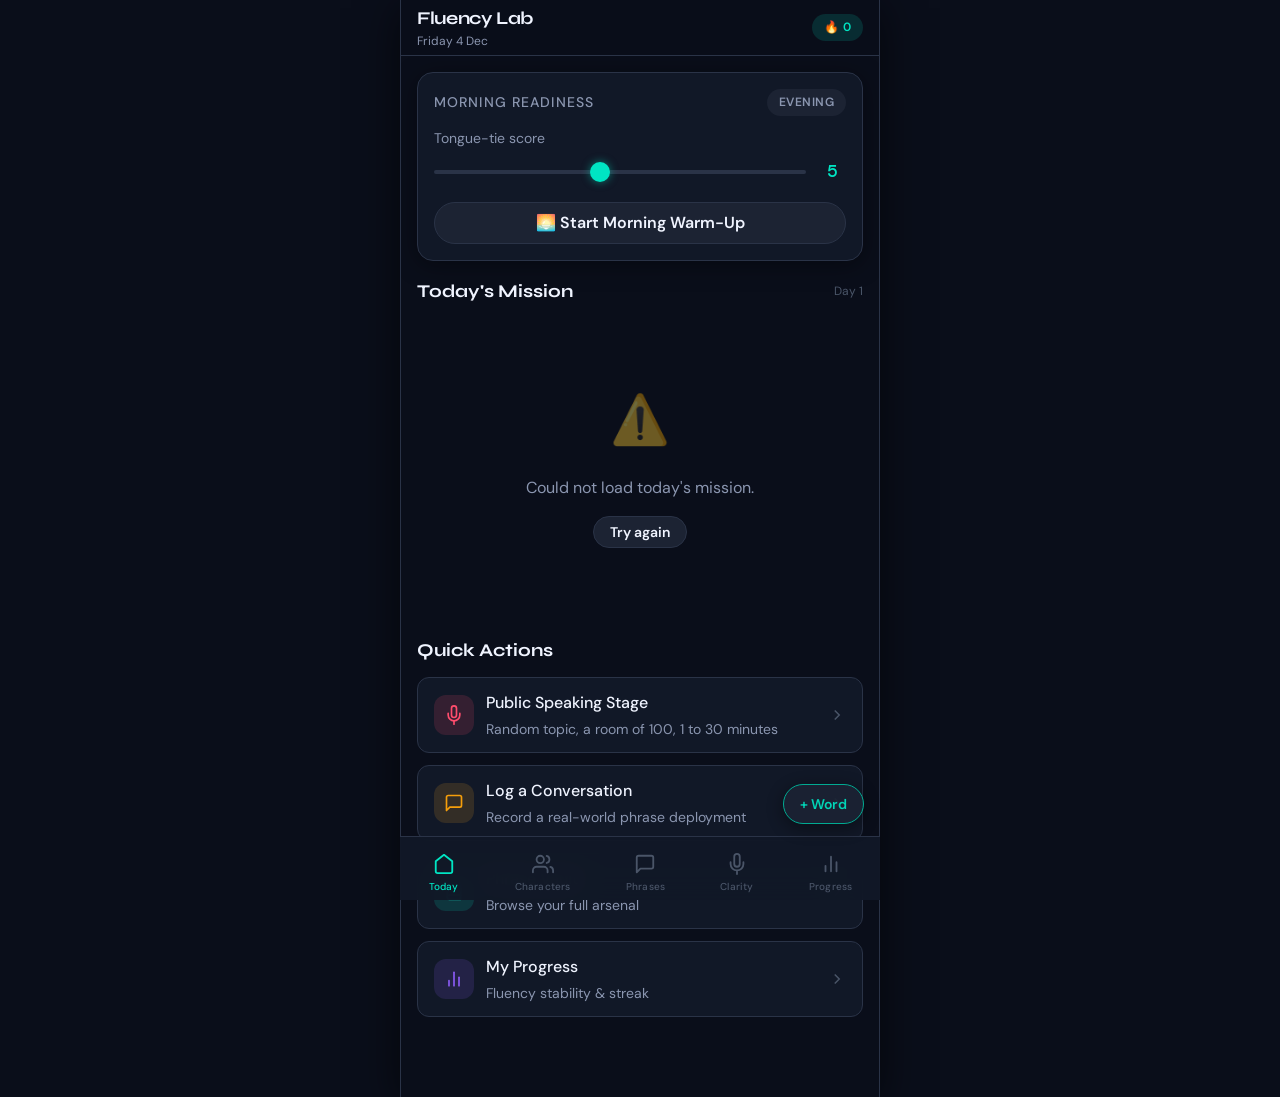
<file: index.html>
<!DOCTYPE html>
<html lang="en">
<head>
  <meta charset="UTF-8">
  <meta name="viewport" content="width=device-width, initial-scale=1.0, viewport-fit=cover">
  <meta name="theme-color" content="#0A0E1A">
  <meta name="mobile-web-app-capable" content="yes">
  <meta name="apple-mobile-web-app-capable" content="yes">
  <meta name="apple-mobile-web-app-status-bar-style" content="black-translucent">
  <meta name="apple-mobile-web-app-title" content="Fluency Lab">
  <title>Fluency Lab</title>
  <link rel="manifest" href="manifest.json">
  <link rel="icon" href="favicon.ico" type="image/x-icon">
  <link rel="apple-touch-icon" href="assets/icons/icon-192.png">
  <link rel="stylesheet" href="design-system.css">
</head>
<body>
<div class="app-shell">

  <!-- HEADER -->
  <header class="app-header">
    <div>
      <div class="header-title">Fluency Lab</div>
      <div class="header-subtitle" id="headerDate"></div>
    </div>
    <div class="flex items-center gap-3">
      <span class="badge badge-teal" id="streakBadge">🔥 0</span>
    </div>
  </header>

  <!-- CONTENT -->
  <main class="app-content">

    <!-- INSTALL NUDGE (filled by app.js when installable) -->
    <div id="installSlot"></div>

    <!-- MORNING STATUS -->
    <section class="card mb-4" id="morningCard">
      <div class="flex items-center justify-between mb-3">
        <span class="subheading">Morning Readiness</span>
        <span class="badge badge-muted" id="timeOfDayBadge">Morning</span>
      </div>

      <div class="flex items-center gap-3 mb-4">
        <div class="flex-1">
          <div class="body-sm text-secondary mb-2">Tongue-tie score</div>
          <div class="slider-wrap">
            <input type="range" class="slider" id="tongueTieSlider" min="1" max="10" value="5">
            <span class="slider-label" id="tongueTieValue">5</span>
          </div>
        </div>
      </div>

      <div id="warmupSection">
        <!-- Shows either warmup button or done state -->
      </div>
    </section>

    <!-- TODAY'S MISSION -->
    <section id="missionSection">
      <div class="section-header">
        <span class="section-title">Today's Mission</span>
        <span class="body-xs text-muted" id="dayCounter">Day 1</span>
      </div>

      <div id="missionContent">
        <!-- Populated by JS -->
      </div>
    </section>

    <!-- QUICK ACTIONS -->
    <section class="mt-6">
      <div class="section-header">
        <span class="section-title">Quick Actions</span>
      </div>

      <div class="list">
        <div class="list-item" onclick="NAV.go('stage.html')">
          <div style="width:40px;height:40px;border-radius:var(--radius-md);background:rgba(255,77,109,0.15);display:flex;align-items:center;justify-content:center;"><svg width="20" height="20" viewBox="0 0 24 24" fill="none" stroke="#FF4D6D" stroke-width="2" stroke-linecap="round" stroke-linejoin="round"><path d="M12 1a3 3 0 0 0-3 3v8a3 3 0 0 0 6 0V4a3 3 0 0 0-3-3z"/><path d="M19 10v2a7 7 0 0 1-14 0v-2"/><line x1="12" y1="19" x2="12" y2="23"/></svg></div>
          <div class="list-item-content">
            <div class="list-item-title">Public Speaking Stage</div>
            <div class="list-item-subtitle">Random topic, a room of 100, 1 to 30 minutes</div>
          </div>
          <div class="list-item-right"><svg width="18" height="18" viewBox="0 0 24 24" fill="none" stroke="currentColor" stroke-width="2"><polyline points="9 18 15 12 9 6"/></svg></div>
        </div>

        <div class="list-item" onclick="NAV.go('log.html')">
          <div style="width:40px;height:40px;border-radius:var(--radius-md);background:var(--amber-glow);display:flex;align-items:center;justify-content:center;"><svg width="20" height="20" viewBox="0 0 24 24" fill="none" stroke="#F59E0B" stroke-width="2" stroke-linecap="round" stroke-linejoin="round"><path d="M21 15a2 2 0 0 1-2 2H7l-4 4V5a2 2 0 0 1 2-2h14a2 2 0 0 1 2 2z"/></svg></div>
          <div class="list-item-content">
            <div class="list-item-title">Log a Conversation</div>
            <div class="list-item-subtitle">Record a real-world phrase deployment</div>
          </div>
          <div class="list-item-right"><svg width="18" height="18" viewBox="0 0 24 24" fill="none" stroke="currentColor" stroke-width="2"><polyline points="9 18 15 12 9 6"/></svg></div>
        </div>

        <div class="list-item" onclick="NAV.go('phrases.html')">
          <div style="width:40px;height:40px;border-radius:var(--radius-md);background:var(--teal-glow);display:flex;align-items:center;justify-content:center;"><svg width="20" height="20" viewBox="0 0 24 24" fill="none" stroke="#14B8A6" stroke-width="2" stroke-linecap="round" stroke-linejoin="round"><path d="M4 19.5A2.5 2.5 0 0 1 6.5 17H20"/><path d="M6.5 2H20v20H6.5A2.5 2.5 0 0 1 4 19.5v-15A2.5 2.5 0 0 1 6.5 2z"/></svg></div>
          <div class="list-item-content">
            <div class="list-item-title">Phrase Vault</div>
            <div class="list-item-subtitle">Browse your full arsenal</div>
          </div>
          <div class="list-item-right"><svg width="18" height="18" viewBox="0 0 24 24" fill="none" stroke="currentColor" stroke-width="2"><polyline points="9 18 15 12 9 6"/></svg></div>
        </div>

        <div class="list-item" onclick="NAV.go('progress.html')">
          <div style="width:40px;height:40px;border-radius:var(--radius-md);background:rgba(139,92,246,0.15);display:flex;align-items:center;justify-content:center;"><svg width="20" height="20" viewBox="0 0 24 24" fill="none" stroke="#8B5CF6" stroke-width="2" stroke-linecap="round" stroke-linejoin="round"><line x1="18" y1="20" x2="18" y2="10"/><line x1="12" y1="20" x2="12" y2="4"/><line x1="6" y1="20" x2="6" y2="14"/></svg></div>
          <div class="list-item-content">
            <div class="list-item-title">My Progress</div>
            <div class="list-item-subtitle">Fluency stability & streak</div>
          </div>
          <div class="list-item-right"><svg width="18" height="18" viewBox="0 0 24 24" fill="none" stroke="currentColor" stroke-width="2"><polyline points="9 18 15 12 9 6"/></svg></div>
        </div>
      </div>
    </section>

  </main>

  <!-- TAB BAR -->
  <div id="tabBar"></div>

</div>

<script src="app.js"></script>
<script src="airtable.js"></script>
<script src="audio.js"></script>
<script>
document.addEventListener('DOMContentLoaded', async () => {

  // ─── HEADER DATE ───────────────────────────
  document.getElementById('headerDate').textContent =
    new Date().toLocaleDateString('en-IN', { weekday: 'long', month: 'short', day: 'numeric' });
  document.getElementById('timeOfDayBadge').textContent = TIME.timeOfDay();
  document.getElementById('streakBadge').textContent = `🔥 ${STORE.getStreak()}`;

  // ─── TAB BAR ───────────────────────────────
  document.getElementById('tabBar').innerHTML = buildTabBar('today');

  // ─── TONGUE TIE SLIDER ─────────────────────
  const slider = document.getElementById('tongueTieSlider');
  const sliderVal = document.getElementById('tongueTieValue');
  const savedScore = STORE.getTongueTieScore();
  if (savedScore) { slider.value = savedScore; sliderVal.textContent = savedScore; }

  slider.addEventListener('input', () => {
    sliderVal.textContent = slider.value;
    STORE.setTongueTieScore(parseInt(slider.value));
  });

  // ─── WARMUP STATUS ─────────────────────────
  const warmupDone = STORE.getWarmupDone();
  const warmupSection = document.getElementById('warmupSection');

  if (warmupDone) {
    warmupSection.innerHTML = `
      <div class="flex items-center gap-2" style="color:var(--teal);">
        <svg width="18" height="18" viewBox="0 0 24 24" fill="none" stroke="currentColor" stroke-width="2.5">
          <polyline points="20 6 9 17 4 12"/>
        </svg>
        <span class="body-sm" style="color:var(--teal);">Warm-up complete</span>
      </div>
    `;
  } else {
    warmupSection.innerHTML = `
      <button class="btn btn-secondary w-full" onclick="NAV.go('warmup.html')">
        🌅 Start Morning Warm-Up
      </button>
    `;
  }

  // ─── TODAY'S MISSION ───────────────────────
  const missionContent = document.getElementById('missionContent');
  showLoading(missionContent, 'Loading your mission...');

  try {
    const mission = await AIRTABLE.getTodayMission();

    if (!mission) {
      missionContent.innerHTML = `
        <div class="card">
          <div class="empty-state" style="padding: 2rem 0;">
            <div class="empty-icon">📋</div>
            <p class="empty-title">No mission yet</p>
            <p class="empty-description">Your daily mission will appear here once set up in Airtable.</p>
          </div>
        </div>
      `;
      return;
    }

    const f = mission.fields;

    // Fetch linked character and phrases
    const character = f['Today\'s Character']?.[0]
      ? await AIRTABLE.getCharacterById(f['Today\'s Character'][0]) : null;
    const [phrases, situation] = await Promise.all([
      AIRTABLE.getTodayPhrases(character?.fields?.['Character Name']),
      f['Today\'s Situation']?.[0] ? AIRTABLE.getSituationById(f['Today\'s Situation'][0]) : null,
    ]);

    const charName = character?.fields?.['Character Name'] || 'Patrick Jane';
    const charArchetype = character?.fields?.['Archetype Title'] || 'The Charming Consultant';
    const weekNum = character?.fields?.['Week Assigned'] || 1;
    const sitName = situation?.fields?.['Situation Name'] || 'Difficult Client Call';
    const sitDiff = situation?.fields?.['Difficulty Level'] || 'Medium';

    document.getElementById('dayCounter').textContent =
      `Week ${weekNum} · ${TIME.timeOfDay()}`;

    missionContent.innerHTML = `
      <div class="card-teal fade-in">

        <!-- Character -->
        <div class="flex items-center gap-3 mb-4">
          <div style="width:52px;height:52px;border-radius:var(--radius-md);background:var(--navy);display:flex;align-items:center;justify-content:center;font-size:28px;border:1px solid var(--navy-border);">🎭</div>
          <div>
            <div class="heading">${charName}</div>
            <div class="body-sm text-secondary">${charArchetype}</div>
          </div>
          <div class="badge badge-teal ml-auto">Week ${weekNum}</div>
        </div>

        <!-- Today's Phrases -->
        <div class="mb-4">
          <div class="subheading mb-2">Today's Phrases</div>
          <div class="list" style="gap:var(--space-2);">
            ${phrases.map(p => `
              <div style="display:flex;align-items:center;gap:var(--space-2);padding:var(--space-2) 0;">
                <div style="width:6px;height:6px;border-radius:50%;background:var(--teal);flex-shrink:0;"></div>
                <span class="body-sm">${p.fields['Phrase Text']}</span>
              </div>
            `).join('')}
          </div>
        </div>

        <div class="divider"></div>

        <!-- Situation -->
        <div class="flex items-center justify-between mb-4">
          <div>
            <div class="subheading mb-1">Situation</div>
            <div class="body-md">${sitName}</div>
          </div>
          <div>${difficultyDots(sitDiff)}</div>
        </div>

        <!-- CTA -->
        <button class="btn btn-primary btn-lg" onclick="NAV.go('practice.html', { missionId: '${mission.id}' })">
          Start 15-Min Session →
        </button>
      </div>
    `;

  } catch (err) {
    showError(missionContent, 'Could not load today\'s mission.', () => location.reload());
    console.error(err);
  }

});
</script>
</body>
</html>
</file>
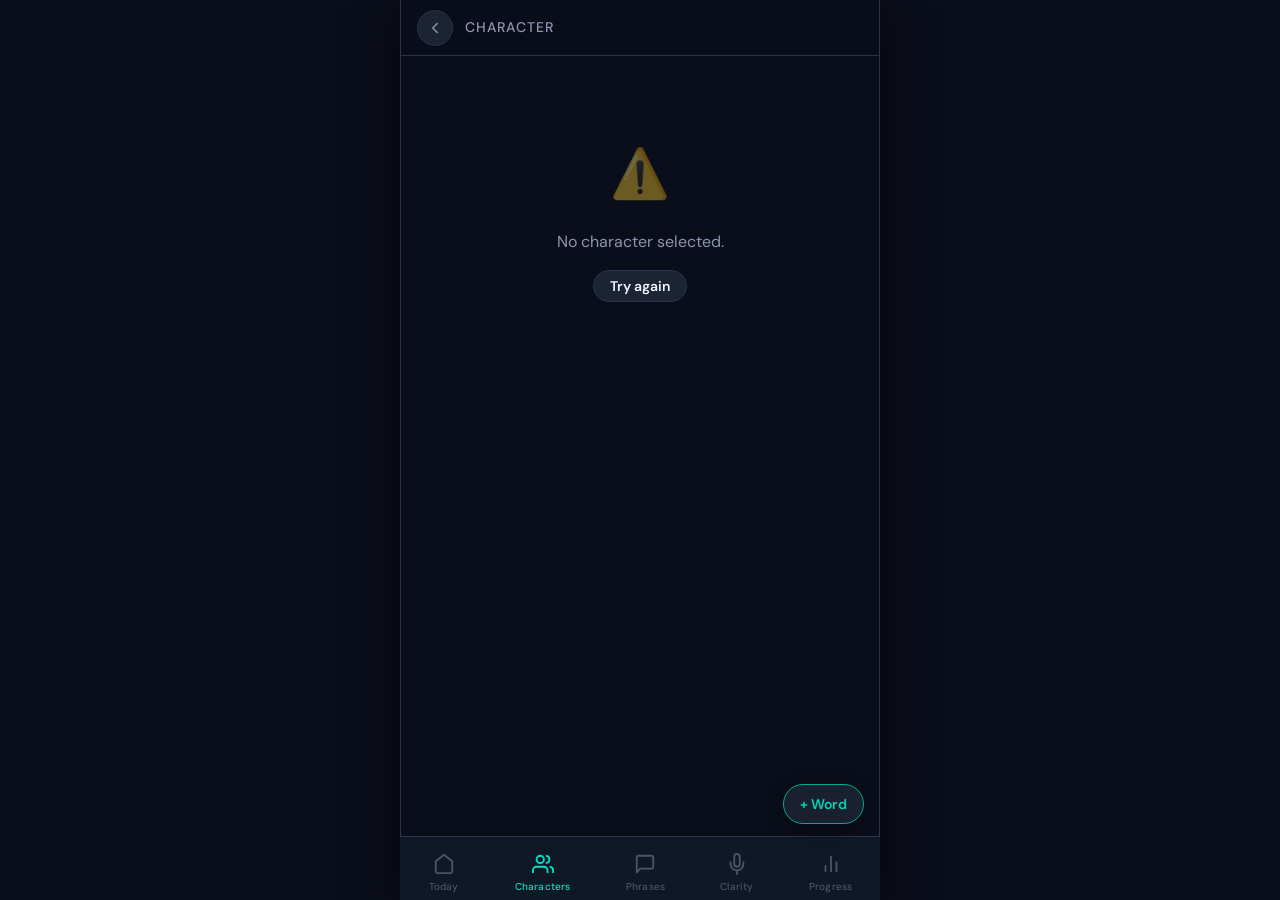
<file: character.html>
<!DOCTYPE html>
<html lang="en">
<head>
  <meta charset="UTF-8">
  <meta name="viewport" content="width=device-width, initial-scale=1.0, viewport-fit=cover">
  <meta name="theme-color" content="#0A0E1A">
  <meta name="mobile-web-app-capable" content="yes">
  <meta name="apple-mobile-web-app-capable" content="yes">
  <meta name="apple-mobile-web-app-status-bar-style" content="black-translucent">
  <meta name="apple-mobile-web-app-title" content="Fluency Lab">
  <title>Character</title>
  <link rel="manifest" href="manifest.json">
  <link rel="icon" href="favicon.ico" type="image/x-icon">
  <link rel="apple-touch-icon" href="assets/icons/icon-192.png">
  <link rel="stylesheet" href="design-system.css">
  <style>
    /* ── Sub-header (back nav) ──────────────── */
    .sub-header {
      position: sticky;
      top: 0;
      z-index: 100;
      height: var(--header-height);
      background: rgba(10, 14, 26, 0.92);
      backdrop-filter: blur(12px);
      -webkit-backdrop-filter: blur(12px);
      border-bottom: 1px solid var(--navy-border);
      display: flex;
      align-items: center;
      gap: var(--space-3);
      padding: 0 var(--space-4);
      padding-top: var(--safe-top);
    }

    .back-btn {
      width: 36px;
      height: 36px;
      border-radius: var(--radius-full);
      background: var(--navy-light);
      border: 1px solid var(--navy-border);
      display: flex;
      align-items: center;
      justify-content: center;
      cursor: pointer;
      flex-shrink: 0;
      color: var(--text-secondary);
      transition: all var(--transition-fast);
    }

    .back-btn:hover,
    .back-btn:active {
      background: var(--navy-border);
      color: var(--text-primary);
    }

    .sub-header-title {
      font-size: var(--text-sm);
      font-weight: 500;
      color: var(--text-secondary);
      text-transform: uppercase;
      letter-spacing: 0.08em;
    }

    /* ── Hero card ──────────────────────────── */
    .hero-avatar {
      width: 64px;
      height: 64px;
      border-radius: var(--radius-lg);
      background: var(--navy);
      border: 1px solid var(--navy-border);
      display: flex;
      align-items: center;
      justify-content: center;
      font-size: 32px;
      flex-shrink: 0;
      line-height: 1;
    }

    .hero-meta {
      flex: 1;
      min-width: 0;
    }

    .hero-name {
      font-family: var(--font-display);
      font-size: var(--text-2xl);
      font-weight: 800;
      color: var(--text-primary);
      line-height: 1.15;
      letter-spacing: -0.02em;
      text-wrap: balance;
    }

    .hero-subtitle {
      font-size: var(--text-sm);
      color: var(--text-secondary);
      margin-top: var(--space-1);
    }

    .hero-badges {
      display: flex;
      flex-wrap: wrap;
      gap: var(--space-2);
      margin-top: var(--space-3);
    }

    /* ── Content section ──────────────────── */
    .content-section {
      margin-top: var(--space-5);
    }

    .content-section-title {
      font-family: var(--font-display);
      font-size: var(--text-base);
      font-weight: 700;
      color: var(--text-primary);
      margin-bottom: var(--space-3);
      display: flex;
      align-items: center;
      gap: var(--space-2);
    }

    .content-section-title svg {
      color: var(--teal);
      flex-shrink: 0;
    }

    .dna-text {
      font-size: var(--text-sm);
      color: var(--text-secondary);
      line-height: 1.7;
      white-space: pre-wrap;
      background: var(--navy-light);
      border: 1px solid var(--navy-border);
      border-radius: var(--radius-md);
      padding: var(--space-4);
    }

    .traits-text {
      font-size: var(--text-sm);
      color: var(--text-secondary);
      line-height: 1.7;
      white-space: pre-wrap;
    }

    /* ── Phrase list item ──────────────────── */
    .phrase-row {
      display: flex;
      align-items: flex-start;
      gap: var(--space-3);
      padding: var(--space-3) var(--space-4);
      background: var(--navy-mid);
      border: 1px solid var(--navy-border);
      border-radius: var(--radius-md);
      cursor: pointer;
      transition: all var(--transition-fast);
    }

    .phrase-row:hover,
    .phrase-row:active {
      border-color: var(--teal-dim);
      background: var(--navy-light);
    }

    .phrase-row:active {
      transform: scale(0.98);
    }

    .phrase-row-dot {
      width: 8px;
      height: 8px;
      border-radius: 50%;
      background: var(--teal);
      flex-shrink: 0;
      margin-top: 6px;
    }

    .phrase-row-body {
      flex: 1;
      min-width: 0;
    }

    .phrase-row-text {
      font-size: var(--text-base);
      color: var(--text-primary);
      line-height: 1.5;
    }

    .phrase-row-meta {
      display: flex;
      align-items: center;
      gap: var(--space-2);
      margin-top: var(--space-2);
      flex-wrap: wrap;
    }

    .practice-count {
      font-size: var(--text-xs);
      color: var(--text-muted);
      font-family: var(--font-mono);
    }

    .phrase-row-arrow {
      color: var(--text-muted);
      flex-shrink: 0;
      margin-top: 2px;
    }

    /* ── Phrases list container ────────────── */
    #phraseList {
      display: flex;
      flex-direction: column;
      gap: var(--space-2);
    }

    /* ── Change mastery button row ──────────── */
    .mastery-action-row {
      margin-top: var(--space-5);
    }

    .mastery-next-hint {
      font-size: var(--text-xs);
      color: var(--text-muted);
      text-align: center;
      margin-top: var(--space-2);
    }

    /* ── Loading / error wrapper ────────────── */
    #pageContent {
      /* holds all loaded content */
    }
  </style>
</head>
<body>
<div class="app-shell">

  <!-- SUB-HEADER -->
  <header class="sub-header">
    <button class="back-btn" id="backBtn" aria-label="Go back">
      <svg width="18" height="18" viewBox="0 0 24 24" fill="none"
        stroke="currentColor" stroke-width="2" stroke-linecap="round" stroke-linejoin="round">
        <polyline points="15 18 9 12 15 6"/>
      </svg>
    </button>
    <span class="sub-header-title">Character</span>
  </header>

  <!-- CONTENT -->
  <main class="app-content">
    <div id="pageContent">
      <!-- Populated by JS -->
    </div>
  </main>

  <!-- TAB BAR -->
  <div id="tabBar"></div>

</div>

<script src="app.js"></script>
<script src="airtable.js"></script>
<script>
document.addEventListener('DOMContentLoaded', async () => {

  // ─── SETUP ─────────────────────────────────
  document.getElementById('tabBar').innerHTML = buildTabBar('characters');
  document.getElementById('backBtn').addEventListener('click', () => NAV.back());

  const params = NAV.getParams();
  const characterId = params.characterId;
  const pageContent = document.getElementById('pageContent');

  if (!characterId) {
    showError(pageContent, 'No character selected.', () => NAV.go('characters.html'));
    return;
  }

  // ─── LOAD ──────────────────────────────────
  showLoading(pageContent, 'Loading character...');

  let character, phrases;

  try {
    [character, phrases] = await Promise.all([
      AIRTABLE.getCharacterById(characterId),
      AIRTABLE.getPhrases({ characterId }),
    ]);
  } catch (err) {
    showError(pageContent, 'Could not load this character.', () => location.reload());
    console.error(err);
    return;
  }

  const f = character.fields;
  const name      = f['Character Name'] || 'Unnamed Character';
  const showFilm  = f['Show/Film'] || '';
  const archetype = f['Archetype Title'] || '';
  const week      = f['Week Assigned'] || '';
  const mastery   = f['Mastery Status'] || 'New';
  const voiceDNA  = f['Voice DNA Notes'] || '';
  const coreTraits= f['Core Traits'] || '';

  // ─── RENDER PAGE ───────────────────────────
  pageContent.innerHTML = `
    <!-- HERO CARD -->
    <div class="card-teal fade-in">
      <div class="flex items-start gap-3">
        <div class="hero-avatar">🎭</div>
        <div class="hero-meta">
          <div class="hero-name">${escapeHTML(name)}</div>
          ${showFilm ? `<div class="hero-subtitle">${escapeHTML(showFilm)}</div>` : ''}
        </div>
      </div>
      <div class="hero-badges">
        ${archetype ? `<span class="badge badge-teal">${escapeHTML(archetype)}</span>` : ''}
        ${week ? `<span class="badge badge-muted">Week ${week}</span>` : ''}
        ${MASTERY.badge(mastery)}
      </div>
    </div>

    <!-- VOICE DNA -->
    ${voiceDNA ? `
      <div class="content-section">
        <div class="content-section-title">
          <svg width="16" height="16" viewBox="0 0 24 24" fill="none"
            stroke="currentColor" stroke-width="2" stroke-linecap="round" stroke-linejoin="round">
            <path d="M12 2a3 3 0 0 0-3 3v7a3 3 0 0 0 6 0V5a3 3 0 0 0-3-3z"/>
            <path d="M19 10v2a7 7 0 0 1-14 0v-2"/>
            <line x1="12" y1="19" x2="12" y2="22"/>
          </svg>
          Voice DNA
        </div>
        <div class="dna-text">${escapeHTML(voiceDNA)}</div>
      </div>
    ` : ''}

    <!-- CORE TRAITS -->
    ${coreTraits ? `
      <div class="content-section">
        <div class="content-section-title">
          <svg width="16" height="16" viewBox="0 0 24 24" fill="none"
            stroke="currentColor" stroke-width="2" stroke-linecap="round" stroke-linejoin="round">
            <polygon points="12 2 15.09 8.26 22 9.27 17 14.14 18.18 21.02 12 17.77 5.82 21.02 7 14.14 2 9.27 8.91 8.26 12 2"/>
          </svg>
          Core Traits
        </div>
        <div class="traits-text text-secondary body-sm">${escapeHTML(coreTraits)}</div>
      </div>
    ` : ''}

    <!-- YOUR PHRASES -->
    <div class="content-section">
      <div class="content-section-title">
        <svg width="16" height="16" viewBox="0 0 24 24" fill="none"
          stroke="currentColor" stroke-width="2" stroke-linecap="round" stroke-linejoin="round">
          <path d="M21 15a2 2 0 0 1-2 2H7l-4 4V5a2 2 0 0 1 2-2h14a2 2 0 0 1 2 2z"/>
        </svg>
        Your Phrases
        <span class="badge badge-muted" style="margin-left:auto;font-size:10px;" id="phraseCount">—</span>
      </div>
      <div id="phraseList">
        <!-- Populated after character load -->
      </div>
    </div>

    <!-- CHANGE MASTERY -->
    <div class="mastery-action-row">
      <button class="btn btn-secondary w-full" id="changeMasteryBtn">
        <svg width="16" height="16" viewBox="0 0 24 24" fill="none"
          stroke="currentColor" stroke-width="2" stroke-linecap="round" stroke-linejoin="round">
          <polyline points="1 4 1 10 7 10"/>
          <polyline points="23 20 23 14 17 14"/>
          <path d="M20.49 9A9 9 0 0 0 5.64 5.64L1 10m22 4-4.64 4.36A9 9 0 0 1 3.51 15"/>
        </svg>
        Change Mastery Level
      </button>
      <div class="mastery-next-hint" id="masteryHint"></div>
    </div>
  `;

  // ─── RENDER PHRASES ────────────────────────
  const phraseListEl = document.getElementById('phraseList');
  document.getElementById('phraseCount').textContent = phrases.length;

  if (phrases.length === 0) {
    phraseListEl.innerHTML = `
      <div class="empty-state" style="padding: var(--space-8) 0;">
        <div class="empty-icon" style="font-size:32px;opacity:0.4;">💬</div>
        <p class="body-sm text-muted" style="text-align:center;">No phrases linked to this character yet.</p>
      </div>
    `;
  } else {
    phraseListEl.innerHTML = phrases.map(p => {
      const pf = p.fields;
      const phraseText  = pf['Phrase Text'] || '';
      const masteryLvl  = pf['Mastery Level'] || 'New';
      const practiceCount = pf['Practice Count'] || 0;

      return `
        <div class="phrase-row" data-phrase-id="${p.id}">
          <div class="phrase-row-dot"></div>
          <div class="phrase-row-body">
            <div class="phrase-row-text">${escapeHTML(phraseText)}</div>
            <div class="phrase-row-meta">
              ${MASTERY.badge(masteryLvl)}
              ${practiceCount > 0 ? `
                <span class="practice-count">${practiceCount} practice${practiceCount !== 1 ? 's' : ''}</span>
              ` : ''}
            </div>
          </div>
          <svg class="phrase-row-arrow" width="16" height="16" viewBox="0 0 24 24" fill="none"
            stroke="currentColor" stroke-width="2" stroke-linecap="round" stroke-linejoin="round">
            <polyline points="9 18 15 12 9 6"/>
          </svg>
        </div>
      `;
    }).join('');

    phraseListEl.querySelectorAll('.phrase-row').forEach(row => {
      row.addEventListener('click', () => {
        NAV.go('phrase.html', { phraseId: row.dataset.phraseId });
      });
    });
  }

  // ─── MASTERY CYCLE ─────────────────────────
  // Cycle: New → Learning → Practicing → Deployed → Muscle Memory → Signature Move → New
  const masteryOrder = MASTERY.levels;
  let currentMastery = mastery;

  function updateMasteryHint() {
    const next = MASTERY.nextLevel(currentMastery);
    const hintEl = document.getElementById('masteryHint');
    if (hintEl) {
      hintEl.textContent = next
        ? `Current: ${currentMastery} → Next: ${next}`
        : `Current: ${currentMastery} (maximum level)`;
    }
  }

  updateMasteryHint();

  document.getElementById('changeMasteryBtn').addEventListener('click', async () => {
    const btn = document.getElementById('changeMasteryBtn');

    // Compute next level (cycles back to start if at end)
    const currentIdx = masteryOrder.indexOf(currentMastery);
    const nextLevel = masteryOrder[(currentIdx + 1) % masteryOrder.length];

    btn.disabled = true;
    btn.innerHTML = `
      <div class="spinner" style="width:16px;height:16px;border-width:2px;"></div>
      Saving...
    `;

    try {
      await AIRTABLE.updateCharacterMastery(characterId, nextLevel);
      currentMastery = nextLevel;

      // Update hero mastery badge
      const heroBadges = document.querySelector('.hero-badges');
      if (heroBadges) {
        // Replace mastery badge (last badge or the one matching old level)
        const oldBadge = heroBadges.querySelector('.badge:last-child');
        if (oldBadge) oldBadge.outerHTML = MASTERY.badge(currentMastery);
      }

      updateMasteryHint();
      TOAST.success(`Mastery updated to "${nextLevel}"`);
    } catch (err) {
      TOAST.error('Could not update mastery. Try again.');
      console.error(err);
    } finally {
      btn.disabled = false;
      btn.innerHTML = `
        <svg width="16" height="16" viewBox="0 0 24 24" fill="none"
          stroke="currentColor" stroke-width="2" stroke-linecap="round" stroke-linejoin="round">
          <polyline points="1 4 1 10 7 10"/>
          <polyline points="23 20 23 14 17 14"/>
          <path d="M20.49 9A9 9 0 0 0 5.64 5.64L1 10m22 4-4.64 4.36A9 9 0 0 1 3.51 15"/>
        </svg>
        Change Mastery Level
      `;
    }
  });

  // ─── UTILS ─────────────────────────────────
  function escapeHTML(str) {
    return String(str)
      .replace(/&/g, '&amp;')
      .replace(/</g, '&lt;')
      .replace(/>/g, '&gt;')
      .replace(/"/g, '&quot;');
  }

});
</script>
</body>
</html>
</file>
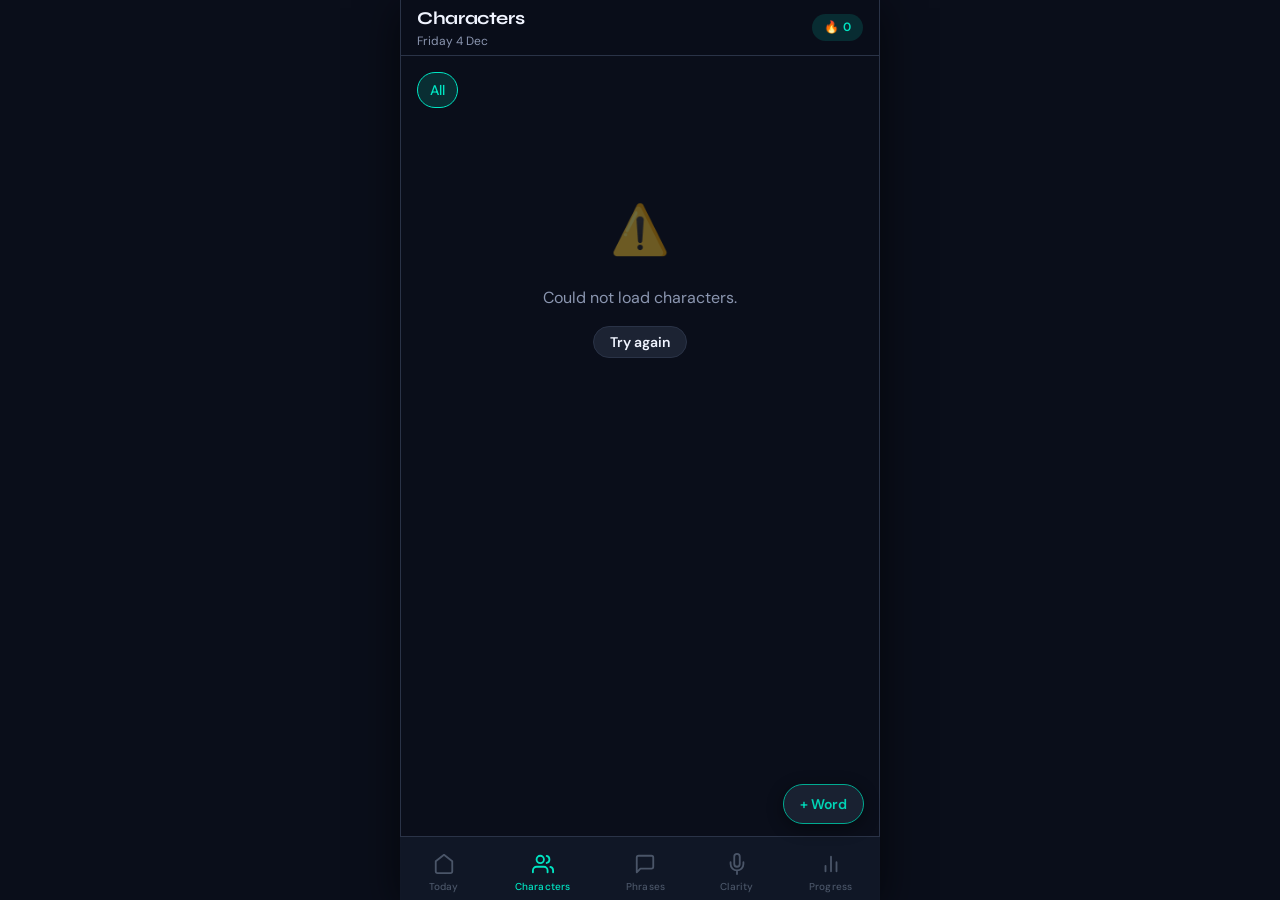
<file: characters.html>
<!DOCTYPE html>
<html lang="en">
<head>
  <meta charset="UTF-8">
  <meta name="viewport" content="width=device-width, initial-scale=1.0, viewport-fit=cover">
  <meta name="theme-color" content="#0A0E1A">
  <meta name="mobile-web-app-capable" content="yes">
  <meta name="apple-mobile-web-app-capable" content="yes">
  <meta name="apple-mobile-web-app-status-bar-style" content="black-translucent">
  <meta name="apple-mobile-web-app-title" content="Fluency Lab">
  <title>Characters</title>
  <link rel="manifest" href="manifest.json">
  <link rel="icon" href="favicon.ico" type="image/x-icon">
  <link rel="apple-touch-icon" href="assets/icons/icon-192.png">
  <link rel="stylesheet" href="design-system.css">
  <style>
    /* ── Character card layout ─────────────────── */
    .character-card {
      background: var(--navy-mid);
      border: 1px solid var(--navy-border);
      border-radius: var(--radius-lg);
      padding: var(--space-4);
      display: flex;
      gap: var(--space-3);
      cursor: pointer;
      transition: all var(--transition-fast);
      position: relative;
      overflow: hidden;
    }

    .character-card:hover,
    .character-card:active {
      border-color: var(--teal-dim);
      background: var(--navy-light);
      box-shadow: var(--shadow-teal);
    }

    .character-card:active {
      transform: scale(0.98);
    }

    .char-avatar {
      width: 56px;
      height: 56px;
      border-radius: var(--radius-md);
      background: var(--navy);
      border: 1px solid var(--navy-border);
      display: flex;
      align-items: center;
      justify-content: center;
      font-size: 28px;
      flex-shrink: 0;
      line-height: 1;
    }

    .char-body {
      flex: 1;
      min-width: 0;
      display: flex;
      flex-direction: column;
      gap: var(--space-1);
    }

    .char-name {
      font-family: var(--font-display);
      font-size: var(--text-lg);
      font-weight: 700;
      color: var(--text-primary);
      white-space: nowrap;
      overflow: hidden;
      text-overflow: ellipsis;
      line-height: 1.3;
    }

    .char-show {
      font-size: var(--text-sm);
      color: var(--text-secondary);
      line-height: 1.4;
      white-space: nowrap;
      overflow: hidden;
      text-overflow: ellipsis;
    }

    .char-badges {
      display: flex;
      align-items: center;
      gap: var(--space-2);
      flex-wrap: wrap;
      margin-top: var(--space-1);
    }

    .char-week-corner {
      position: absolute;
      top: var(--space-3);
      right: var(--space-3);
    }

    .char-mastery-row {
      display: flex;
      align-items: center;
      justify-content: space-between;
      margin-top: var(--space-2);
      padding-top: var(--space-2);
      border-top: 1px solid var(--navy-border);
    }

    .char-mastery-row .badge {
      font-size: 10px;
    }

    .char-arrow {
      color: var(--text-muted);
      flex-shrink: 0;
    }

    /* ── Filter chips row ──────────────────────── */
    .filter-row {
      margin-bottom: var(--space-4);
    }

    /* ── Character list ────────────────────────── */
    #characterList {
      display: flex;
      flex-direction: column;
      gap: var(--space-3);
    }

    /* ── Week group label ──────────────────────── */
    .week-group-label {
      font-size: var(--text-xs);
      font-weight: 500;
      text-transform: uppercase;
      letter-spacing: 0.08em;
      color: var(--text-muted);
      margin-top: var(--space-2);
      margin-bottom: var(--space-1);
      padding-left: var(--space-1);
    }

    .week-group-label:first-child {
      margin-top: 0;
    }
  </style>
</head>
<body>
<div class="app-shell">

  <!-- HEADER -->
  <header class="app-header">
    <div>
      <div class="header-title">Characters</div>
      <div class="header-subtitle" id="headerDate"></div>
    </div>
    <div class="flex items-center gap-3">
      <span class="badge badge-teal" id="streakBadge">🔥 0</span>
    </div>
  </header>

  <!-- CONTENT -->
  <main class="app-content">

    <!-- WEEK FILTER CHIPS -->
    <div class="filter-row">
      <div class="chip-group" id="weekFilters">
        <button class="chip active" data-week="all">All</button>
        <!-- Week chips populated dynamically -->
      </div>
    </div>

    <!-- CHARACTER LIST -->
    <div id="characterList">
      <!-- Populated by JS -->
    </div>

  </main>

  <!-- TAB BAR -->
  <div id="tabBar"></div>

</div>

<script src="app.js"></script>
<script src="airtable.js"></script>
<script>
document.addEventListener('DOMContentLoaded', async () => {

  // ─── HEADER ────────────────────────────────
  document.getElementById('headerDate').textContent =
    new Date().toLocaleDateString('en-IN', { weekday: 'long', month: 'short', day: 'numeric' });
  document.getElementById('streakBadge').textContent = `🔥 ${STORE.getStreak()}`;
  document.getElementById('tabBar').innerHTML = buildTabBar('characters');

  // ─── STATE ─────────────────────────────────
  let allCharacters = [];
  let activeWeek = 'all';

  // ─── LOAD ──────────────────────────────────
  const listEl = document.getElementById('characterList');
  showLoading(listEl, 'Loading characters...');

  try {
    allCharacters = await AIRTABLE.getCharacters();
    buildWeekFilters(allCharacters);
    renderCharacters(allCharacters);
  } catch (err) {
    showError(listEl, 'Could not load characters.', () => location.reload());
    console.error(err);
  }

  // ─── WEEK FILTER BUILDER ───────────────────
  function buildWeekFilters(characters) {
    const weeks = [...new Set(
      characters
        .map(c => c.fields['Week Assigned'])
        .filter(Boolean)
        .map(Number)
        .sort((a, b) => a - b)
    )];

    const filtersEl = document.getElementById('weekFilters');

    weeks.forEach(week => {
      const btn = document.createElement('button');
      btn.className = 'chip';
      btn.dataset.week = String(week);
      btn.textContent = `Week ${week}`;
      filtersEl.appendChild(btn);
    });

    filtersEl.addEventListener('click', e => {
      const btn = e.target.closest('.chip');
      if (!btn) return;

      filtersEl.querySelectorAll('.chip').forEach(c => c.classList.remove('active'));
      btn.classList.add('active');

      activeWeek = btn.dataset.week;
      const filtered = activeWeek === 'all'
        ? allCharacters
        : allCharacters.filter(c => String(c.fields['Week Assigned']) === activeWeek);

      renderCharacters(filtered);
    });
  }

  // ─── RENDER ────────────────────────────────
  function renderCharacters(characters) {
    if (characters.length === 0) {
      listEl.innerHTML = `
        <div class="empty-state">
          <div class="empty-icon">🎭</div>
          <p class="empty-title">No characters yet</p>
          <p class="empty-description">Characters you're studying will appear here, organised by week.</p>
        </div>
      `;
      return;
    }

    // Group by week when showing all, or flat list when filtered
    if (activeWeek === 'all') {
      const byWeek = {};
      characters.forEach(c => {
        const w = c.fields['Week Assigned'] || 0;
        if (!byWeek[w]) byWeek[w] = [];
        byWeek[w].push(c);
      });

      let html = '';
      Object.keys(byWeek).sort((a, b) => Number(a) - Number(b)).forEach(week => {
        html += `<div class="week-group-label">Week ${week}</div>`;
        byWeek[week].forEach(c => { html += characterCardHTML(c); });
      });
      listEl.innerHTML = html;
    } else {
      listEl.innerHTML = characters.map(c => characterCardHTML(c)).join('');
    }

    // Attach tap handlers
    listEl.querySelectorAll('.character-card').forEach(card => {
      card.addEventListener('click', () => {
        NAV.go('character.html', { characterId: card.dataset.id });
      });
    });
  }

  // ─── CARD HTML ─────────────────────────────
  function characterCardHTML(record) {
    const f = record.fields;
    const name       = f['Character Name'] || 'Unnamed Character';
    const showFilm   = f['Show/Film'] || '';
    const archetype  = f['Archetype Title'] || '';
    const week       = f['Week Assigned'] || '';
    const mastery    = f['Mastery Status'] || 'New';

    return `
      <div class="character-card fade-in" data-id="${record.id}">
        <!-- Week chip — top-right -->
        ${week ? `<div class="char-week-corner"><span class="badge badge-muted">Week ${week}</span></div>` : ''}

        <!-- Avatar + body -->
        <div class="char-avatar">🎭</div>

        <div class="char-body">
          <div class="char-name">${escapeHTML(name)}</div>
          ${showFilm ? `<div class="char-show">${escapeHTML(showFilm)}</div>` : ''}

          ${archetype ? `
            <div class="char-badges">
              <span class="badge badge-teal">${escapeHTML(archetype)}</span>
            </div>
          ` : ''}

          <div class="char-mastery-row">
            ${MASTERY.badge(mastery)}
            <svg class="char-arrow" width="16" height="16" viewBox="0 0 24 24" fill="none"
              stroke="currentColor" stroke-width="2" stroke-linecap="round" stroke-linejoin="round">
              <polyline points="9 18 15 12 9 6"/>
            </svg>
          </div>
        </div>
      </div>
    `;
  }

  // ─── UTILS ─────────────────────────────────
  function escapeHTML(str) {
    return String(str)
      .replace(/&/g, '&amp;')
      .replace(/</g, '&lt;')
      .replace(/>/g, '&gt;')
      .replace(/"/g, '&quot;');
  }

});
</script>
</body>
</html>
</file>
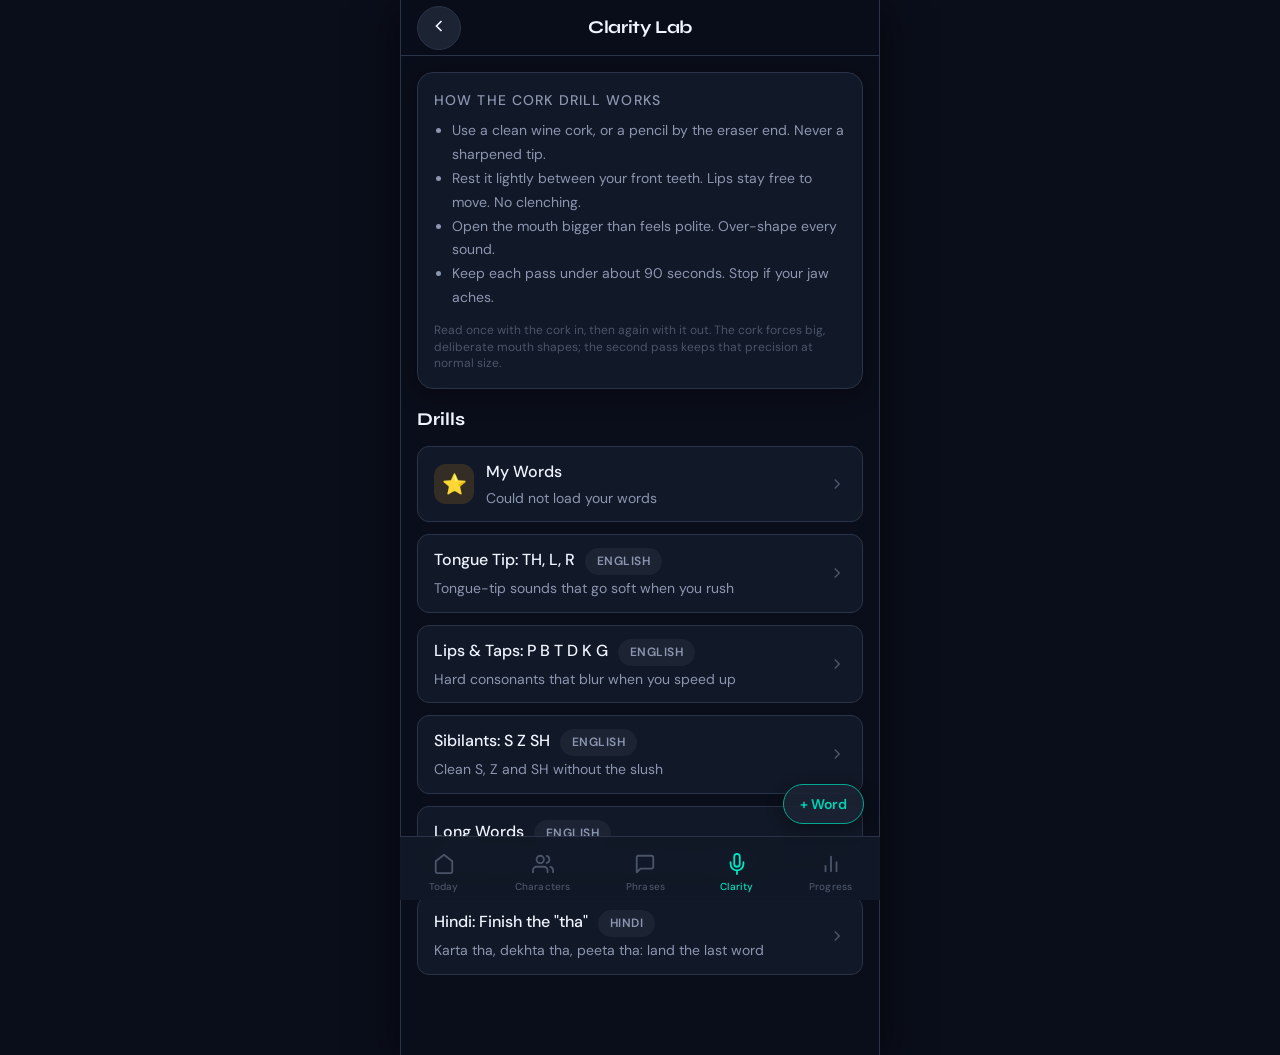
<file: clarity.html>
<!DOCTYPE html>
<html lang="en">
<head>
  <meta charset="UTF-8">
  <meta name="viewport" content="width=device-width, initial-scale=1.0, viewport-fit=cover">
  <meta name="theme-color" content="#0A0E1A">
  <meta name="mobile-web-app-capable" content="yes">
  <meta name="apple-mobile-web-app-capable" content="yes">
  <title>Clarity Lab · Fluency Lab</title>
  <link rel="manifest" href="manifest.json">
  <link rel="icon" href="favicon.ico" type="image/x-icon">
  <link rel="stylesheet" href="design-system.css">
</head>
<body>
<div class="app-shell">

  <header class="app-header">
    <button class="btn-icon btn-secondary" id="backBtn" aria-label="Back">
      <svg width="20" height="20" viewBox="0 0 24 24" fill="none" stroke="currentColor" stroke-width="2"><polyline points="15 18 9 12 15 6"/></svg>
    </button>
    <div class="header-title" id="headerTitle">Clarity Lab</div>
    <div style="width:44px;"></div>
  </header>

  <main class="app-content" id="view"></main>

  <div id="tabBar"></div>
</div>

<script src="app.js"></script>
<script src="airtable.js"></script>
<script src="audio.js"></script>
<script src="clarity-content.js"></script>
<script>
/* ============================================
   CLARITY LAB
   Cork / pencil-in-teeth articulation drill.
   Flow: pick set -> setup -> pass 1 (cork in) -> pass 2 (cork out) -> results
   ============================================ */

const S = {
  set: null,        // active drill set
  quick: false,     // short warm-up version
  ret: null,        // page to return to after a quick drill
  before: 5,
  after: 5,
  passes: { in: null, out: null },   // { blob, url, secs }
  tr: null,         // { in, out } transcripts
  trErr: false,
  rec: false,
  timer: null,
  wordRecords: [],  // Struggle Words used in a My Words drill
  back: null,
};

const $ = (id) => document.getElementById(id);
const esc = (s) => String(s ?? '').replace(/[&<>"']/g, c => ({ '&': '&amp;', '<': '&lt;', '>': '&gt;', '"': '&quot;', "'": '&#39;' }[c]));
const view = (html) => { $('view').innerHTML = html; window.scrollTo(0, 0); };
const setBack = (fn) => { S.back = fn; };
const setTitle = (t) => { $('headerTitle').textContent = t; };

let audioEl = null;
function playUrl(url) {
  if (audioEl) { audioEl.pause(); }
  audioEl = new Audio(url);
  audioEl.play().catch(() => TOAST.error('Could not play audio'));
}

// ─── SCORING (English, via Whisper transcript) ───────────
const words = (s) => (s || '').toLowerCase().replace(/[^a-z0-9'\s]/g, ' ').replace(/\s+/g, ' ').trim().split(' ').filter(Boolean);

function score(expectedText, transcript) {
  const a = words(expectedText), b = words(transcript);
  if (b.length < 5) return { pct: null, missed: [], heard: b.length };
  const dp = Array.from({ length: a.length + 1 }, () => new Array(b.length + 1).fill(0));
  for (let i = 1; i <= a.length; i++)
    for (let j = 1; j <= b.length; j++)
      dp[i][j] = a[i - 1] === b[j - 1] ? dp[i - 1][j - 1] + 1 : Math.max(dp[i - 1][j], dp[i][j - 1]);
  const heardSet = new Set(b);
  const missed = [...new Set(a.filter(w => w.length >= 5 && !heardSet.has(w)))].slice(0, 12);
  return { pct: Math.round((dp[a.length][b.length] / a.length) * 100), missed, heard: b.length };
}

const wpm = (expectedText, secs) => secs > 3 ? Math.round(words(expectedText).length / (secs / 60)) : null;

// ─── HOME ────────────────────────────────────
async function renderHome() {
  setTitle('Clarity Lab');
  setBack(() => NAV.go('index.html'));
  S.set = null; S.passes = { in: null, out: null }; S.tr = null; S.trErr = false; S.wordRecords = [];

  view(`<div class="flex flex-col items-center justify-center gap-4" style="padding:3rem 0;"><div class="spinner"></div></div>`);
  const [wordRecs, drills] = await Promise.all([
    AIRTABLE.getStruggleWords().catch(() => null),
    AIRTABLE.getRecentClarityDrills(3).catch(() => []),
  ]);
  S.allWords = wordRecs || [];

  const wordCount = S.allWords.length;
  const myWordsCard = `
    <div class="list-item" id="mywordsItem">
      <div style="width:40px;height:40px;border-radius:var(--radius-md);background:var(--amber-glow);display:flex;align-items:center;justify-content:center;font-size:20px;">⭐</div>
      <div class="list-item-content">
        <div class="list-item-title">My Words ${wordCount ? `<span class="badge badge-amber" style="margin-left:6px;">${wordCount}</span>` : ''}</div>
        <div class="list-item-subtitle">${wordRecs === null ? 'Could not load your words' : wordCount ? 'A drill built from the words you reported' : 'Tap "+ Word" the moment you stumble on one'}</div>
      </div>
      <div class="list-item-right"><svg width="18" height="18" viewBox="0 0 24 24" fill="none" stroke="currentColor" stroke-width="2"><polyline points="9 18 15 12 9 6"/></svg></div>
    </div>`;

  const setCards = CLARITY.sets.map(s => `
    <div class="list-item" data-set="${s.id}">
      <div class="list-item-content">
        <div class="list-item-title">${esc(s.name)} <span class="badge badge-muted" style="margin-left:6px;">${s.lang === 'hi' ? 'Hindi' : 'English'}</span></div>
        <div class="list-item-subtitle">${esc(s.blurb)}</div>
      </div>
      <div class="list-item-right"><svg width="18" height="18" viewBox="0 0 24 24" fill="none" stroke="currentColor" stroke-width="2"><polyline points="9 18 15 12 9 6"/></svg></div>
    </div>`).join('');

  const recent = drills.length ? `
    <section class="mt-6">
      <div class="section-header"><span class="section-title">Recent drills</span></div>
      <div class="card">
        ${drills.map(d => {
          const f = d.fields;
          const parts = [];
          if (f['Cork In Accuracy'] != null) parts.push(`cork in ${f['Cork In Accuracy']}%`);
          if (f['Cork Out Accuracy'] != null) parts.push(`out ${f['Cork Out Accuracy']}%`);
          if (f['Clarity Before'] != null && f['Clarity After'] != null) parts.push(`felt ${f['Clarity Before']} → ${f['Clarity After']}`);
          return `<div class="body-sm" style="padding:6px 0;"><span class="text-secondary">${esc(f['Date'] || '')}</span> · ${esc(f['Drill Set'] || '')}<div class="body-xs text-muted">${esc(parts.join(' · '))}</div></div>`;
        }).join('')}
      </div>
    </section>` : '';

  const manage = wordCount ? `
    <section class="mt-6">
      <div class="section-header"><span class="section-title">My Words list</span></div>
      <div class="card">
        ${S.allWords.map(r => `
          <div class="flex items-center justify-between" style="padding:6px 0;gap:8px;">
            <div><span class="body-md">${esc(r.fields['Word'])}</span>
              <span class="body-xs text-muted"> · ${esc(r.fields['Language'] || '')} · reported ${r.fields['Times Reported'] || 1}x · drilled ${r.fields['Times Drilled'] || 0}x</span></div>
            <button class="btn btn-secondary btn-sm" data-conquer="${r.id}">Conquered</button>
          </div>`).join('')}
      </div>
    </section>` : '';

  view(`
    <div class="card mb-4">
      <div class="subheading mb-2">How the cork drill works</div>
      <ul class="tip-list">${CLARITY.safety.map(t => `<li>${esc(t)}</li>`).join('')}</ul>
      <p class="body-xs text-muted mt-3">Read once with the cork in, then again with it out. The cork forces big, deliberate mouth shapes; the second pass keeps that precision at normal size.</p>
    </div>

    <div class="section-header"><span class="section-title">Drills</span></div>
    <div class="list">${myWordsCard}${setCards}</div>
    ${recent}
    ${manage}
  `);

  $('mywordsItem').addEventListener('click', startMyWords);
  document.querySelectorAll('[data-set]').forEach(el => el.addEventListener('click', () => startSet(el.dataset.set)));
  document.querySelectorAll('[data-conquer]').forEach(el => el.addEventListener('click', async (e) => {
    e.stopPropagation();
    el.disabled = true;
    try { await AIRTABLE.setWordStatus(el.dataset.conquer, 'Conquered'); TOAST.success('Marked conquered'); renderHome(); }
    catch { el.disabled = false; TOAST.error('Could not update'); }
  }));
}

// ─── START A SET ─────────────────────────────
function startSet(id) {
  S.set = CLARITY.sets.find(s => s.id === id);
  S.wordRecords = [];
  renderSetup();
}

// Static, safe coaching. Deliberately not model-generated.
function wordTip(rec) {
  const w = String(rec.fields['Word'] || '').trim().toLowerCase();
  if (rec.fields['Language'] === 'Hindi') {
    return /\b(tha|thi|the)$/.test(w)
      ? 'Give the final "tha" the same energy as the verb: soft T with the tongue tip behind the top teeth, then a long "aa". Say only "tha" first, then add words backwards.'
      : 'Say it slowly in separate beats, then smooth it out. Finish the last syllable fully.';
  }
  return 'Say it in separate beats with the cork in, stress the capital syllable, then say it once at normal speed. Finish the last sound.';
}

async function startMyWords() {
  if (!S.allWords || !S.allWords.length) {
    TOAST.info('No words yet. Use the "+ Word" button when you stumble.');
    return;
  }
  setTitle('My Words');
  setBack(renderHome);
  view(`<div class="flex flex-col items-center justify-center gap-4" style="padding:3rem 0;"><div class="spinner"></div><p class="body-sm text-muted">Building your drill…</p></div>`);

  const recs = S.allWords.slice(0, 8);
  S.wordRecords = recs;
  const isHindi = (r) => r.fields['Language'] === 'Hindi';
  const english = recs.filter(r => !isHindi(r));
  const hindi = recs.filter(isHindi);
  const fmt = (arr) => arr.map(r => `"${r.fields['Word']}"`).join(', ') || 'none';

  // Claude supplies only chunking, example sentences and the practice passage.
  // Mouth-placement coaching is static (below) so it never invents wrong articulation advice.
  let gen = null;
  try {
    const raw = await WORKERS.callClaude(
      `English words a speaker struggles with: ${fmt(english)}.\nHindi phrases (Roman script) a speaker struggles with: ${fmt(hindi)}.\n\nReturn JSON only:\n{"items":[{"word":"exact word as given","chunks":"syllables with the stressed one in CAPS, e.g. re-LAY-shun-ship (for Hindi phrases, Roman Hindi syllables)","sentence":"one short natural spoken sentence using it. English words get an English sentence; Hindi phrases get a Roman-script Hindi sentence."}],"passage":"A natural spoken-style paragraph of 50 to 90 words written ENTIRELY in English, using every English word above at least once. Do not use any Hindi or Hinglish. Empty string if there are no English words."}`,
      'You are a speech clarity coach. Respond with valid JSON only, no extra text.'
    );
    let parsed = raw;
    if (raw?.content?.[0]?.text) { try { parsed = JSON.parse(raw.content[0].text); } catch {} }
    if (Array.isArray(parsed?.items)) gen = parsed;
  } catch (e) { console.warn('Word drill generation failed', e); }

  const byWord = new Map((gen?.items || []).map(i => [String(i.word).toLowerCase(), i]));
  const items = recs.map(r => {
    const g = byWord.get(String(r.fields['Word']).toLowerCase()) || {};
    return { word: r.fields['Word'], hindi: isHindi(r), chunks: g.chunks || '', sentence: g.sentence || '', tip: wordTip(r) };
  });
  let passage = (gen?.passage || '').trim();
  const leaksHindi = hindi.some(r => passage.toLowerCase().includes(String(r.fields['Word']).toLowerCase()));
  if (english.length && (!passage || leaksHindi || /[ऀ-ॿ]/.test(passage))) {
    passage = english.map(r => `${r.fields['Word']}. I can say ${r.fields['Word']} clearly.`).join('\n');
  }
  const text = english.length ? passage : items.map(i => i.sentence || i.word).join('\n');
  const firstLines = text.split(/(?<=[.!?])\s+/).slice(0, 2).join(' ');

  S.set = {
    id: 'mywords', name: 'My Words', lang: english.length ? 'en' : 'hi', track: english.length > 0,
    tips: ['Say each word slowly as separate beats, then as one smooth word.', 'Use the cork to over-shape the trouble spots.'],
    items, text, quick: firstLines || text,
  };
  renderSetup();
}

// ─── SETUP ───────────────────────────────────
function renderSetup() {
  const s = S.set;
  setTitle(s.name);
  setBack(renderHome);
  S.before = 5;

  const wordList = s.words ? `
    <div class="card mb-4">
      <div class="subheading mb-3">Warm up on these first</div>
      ${s.words.map(([w, c]) => `<div style="padding:4px 0;"><span class="body-md">${esc(w)}</span> <span class="chunks">${esc(c)}</span></div>`).join('')}
    </div>` : '';

  const items = s.items ? `
    <div class="card mb-4">
      <div class="subheading mb-3">Your words</div>
      ${s.items.map(i => `
        <div style="padding:8px 0;border-bottom:1px solid var(--navy-border);">
          <div class="body-md">${esc(i.word)} <span class="chunks">${esc(i.chunks || '')}</span></div>
          ${i.tip ? `<div class="body-xs text-secondary mt-1">${esc(i.tip)}</div>` : ''}
          ${i.sentence ? `<div class="body-xs text-muted mt-1">"${esc(i.sentence)}"</div>` : ''}
        </div>`).join('')}
    </div>` : '';

  view(`
    <div class="session-title mb-2">${esc(s.name)}</div>
    <p class="body-md text-secondary mb-4">${S.quick
      ? 'Quick version: two short passes, cork in then cork out. About 2 minutes.'
      : s.lang === 'hi' && !s.track
        ? 'Hindi drill. You will hear yourself back and rate it, since transcription is English only.'
        : 'Two passes: cork in, then cork out. We will score how many words came through clearly.'}</p>

    <div class="card mb-4">
      <div class="subheading mb-2">Mouth cues</div>
      <ul class="tip-list">${s.tips.map(t => `<li>${esc(t)}</li>`).join('')}</ul>
    </div>
    ${wordList}${items}

    <div class="cork-banner mb-4">Clean cork or pencil eraser end, held lightly between the front teeth. No sharp tips, no clenching.</div>

    ${S.quick ? '' : `
    <div class="card mb-4">
      <div class="body-sm text-secondary mb-2">How clear does your speech feel right now?</div>
      <div class="slider-wrap">
        <input type="range" class="slider" id="beforeSlider" min="1" max="10" value="5">
        <span class="slider-label" id="beforeVal">5</span>
      </div>
    </div>`}

    <button class="btn btn-primary btn-lg" id="startBtn">Start: cork in →</button>
  `);
  $('beforeSlider')?.addEventListener('input', e => { S.before = parseInt(e.target.value); $('beforeVal').textContent = e.target.value; });
  $('startBtn').addEventListener('click', () => renderPass('in'));
}

// ─── PASSES ──────────────────────────────────
function passText() { return S.quick ? S.set.quick : S.set.text; }

function renderPass(which) {
  const isIn = which === 'in';
  setTitle(isIn ? 'Pass 1 · Cork in' : 'Pass 2 · Cork out');
  setBack(() => { stopRecIfAny(); renderSetup(); });

  view(`
    <div class="flex items-center justify-between mb-3">
      <span class="session-step-label">${isIn ? 'Pass 1 of 2' : 'Pass 2 of 2'}</span>
      <span class="badge ${isIn ? 'badge-amber' : 'badge-teal'}">${isIn ? 'Cork IN' : 'Cork OUT'}</span>
    </div>
    <div class="cork-banner mb-4">${isIn
      ? 'Cork in. Open wide, over-shape every sound, slow and deliberate. Finish every word.'
      : 'Cork out. Same words, same precision, natural pace. Do not rush.'}</div>

    <div class="card mb-4"><div class="read-text">${esc(passText())}</div></div>

    <div class="card mb-4">
      <div class="flex flex-col items-center gap-3" style="padding:0.5rem 0;">
        <button class="record-btn" id="recBtn" aria-label="Record">
          <svg width="28" height="28" viewBox="0 0 24 24" fill="none" stroke="white" stroke-width="2">
            <path d="M12 1a3 3 0 0 0-3 3v8a3 3 0 0 0 6 0V4a3 3 0 0 0-3-3z"/><path d="M19 10v2a7 7 0 0 1-14 0v-2"/><line x1="12" y1="19" x2="12" y2="23"/><line x1="8" y1="23" x2="16" y2="23"/>
          </svg>
        </button>
        <div class="body-lg" id="timer" style="font-family:var(--font-mono);">00:00</div>
        <p class="body-xs text-muted text-center" id="recHint">Tap to start reading, tap again to stop</p>
      </div>
    </div>

    <div id="passDone" style="display:none;">
      <div class="flex gap-3 mb-3">
        <button class="btn btn-secondary" style="flex:1;" id="playBtn">▶ Play back</button>
        <button class="btn btn-secondary" style="flex:1;" id="redoBtn">Re-record</button>
      </div>
      <button class="btn btn-primary btn-lg" id="nextBtn">${isIn ? 'Next: cork out →' : (S.quick ? 'Done →' : 'See results →')}</button>
    </div>
  `);

  $('recBtn').addEventListener('click', () => toggleRec(which));
}

function stopRecIfAny() {
  if (S.rec) { S.rec = false; AUDIO.stopRecording(); }
  clearInterval(S.timer);
}

async function toggleRec(which) {
  const btn = $('recBtn'), hint = $('recHint'), timer = $('timer');
  if (S.rec) {
    S.rec = false;
    clearInterval(S.timer);
    btn.classList.remove('recording');
    AUDIO.stopRecording();
    hint.textContent = 'Processing…';
    return;
  }
  S.rec = true;
  btn.classList.add('recording');
  hint.textContent = 'Recording… tap to stop';
  $('passDone').style.display = 'none';
  const t0 = Date.now();
  clearInterval(S.timer);
  S.timer = setInterval(() => { timer.textContent = AUDIO.formatTime(Math.floor((Date.now() - t0) / 1000)); }, 500);

  const ok = await AUDIO.startRecording({
    maxSeconds: 120,
    onComplete: (blob) => {
      S.rec = false;
      clearInterval(S.timer);
      const secs = (Date.now() - t0) / 1000;
      S.passes[which] = { blob, url: AUDIO.createAudioURL(blob), secs };
      if (!$('recBtn')) return; // navigated away
      btn.classList.remove('recording');
      hint.textContent = 'Saved. Play it back or move on.';
      $('passDone').style.display = 'block';
      $('playBtn').onclick = () => playUrl(S.passes[which].url);
      $('redoBtn').onclick = () => renderPass(which);
      $('nextBtn').onclick = () => which === 'in' ? renderPass('out') : finish();
    },
  });
  if (!ok) {
    S.rec = false;
    clearInterval(S.timer);
    btn.classList.remove('recording');
    hint.textContent = 'Microphone access denied. Allow it in browser settings.';
  }
}

// ─── FINISH ──────────────────────────────────
async function finish() {
  if (S.quick) {
    setTitle('Done');
    view(`
      <div class="empty-state" style="padding:3rem 0;">
        <div class="empty-icon">✅</div>
        <p class="empty-title">Mouth warmed up</p>
        <p class="empty-description">Two passes done. Carry that precision into the next step.</p>
        <button class="btn btn-primary btn-lg mt-4" id="retBtn">Back to warm-up →</button>
      </div>`);
    $('retBtn').onclick = () => NAV.go(S.ret || 'index.html');
    return;
  }
  if (!S.set.track) { renderResults(); return; }

  setTitle('Analyzing');
  view(`<div class="flex flex-col items-center justify-center gap-4" style="padding:3rem 0;"><div class="spinner"></div><p class="body-sm text-muted">Listening to both passes…</p></div>`);
  S.trErr = false;
  try {
    const [a, b] = await Promise.all([
      WORKERS.transcribeAudio(S.passes.in.blob),
      WORKERS.transcribeAudio(S.passes.out.blob),
    ]);
    S.tr = { in: (a.text || '').trim(), out: (b.text || '').trim() };
  } catch (e) {
    console.warn('Transcription failed', e);
    S.trErr = true;
  }
  renderResults();
}

function renderResults() {
  setTitle('Results');
  setBack(renderHome);
  const s = S.set;
  const tracked = s.track && !S.trErr && S.tr;
  let inScore = null, outScore = null;
  if (tracked) { inScore = score(s.text, S.tr.in); outScore = score(s.text, S.tr.out); }
  S.after = S.before;

  const pctCard = (label, sc, secs) => `
    <div class="card" style="text-align:center;padding:var(--space-3);">
      <div style="font-size:1.75rem;font-weight:700;color:${sc?.pct == null ? 'var(--text-muted)' : sc.pct >= 85 ? 'var(--teal)' : sc.pct >= 65 ? 'var(--amber)' : 'var(--rose)'};">${sc?.pct == null ? '–' : sc.pct + '%'}</div>
      <div class="body-xs text-muted mt-1">${label}</div>
      <div class="body-xs text-muted">${secs ? Math.round(secs) + 's' : ''}${wpm(s.text, secs) ? ' · ' + wpm(s.text, secs) + ' wpm' : ''}</div>
    </div>`;

  let verdict = '';
  if (tracked) {
    if (inScore.pct == null || outScore.pct == null) {
      verdict = 'We could not hear enough clear speech in one of the passes to score it. Check the recording and try again closer to the mic.';
    } else if (outScore.pct + 8 < inScore.pct) {
      verdict = 'Precision dropped when the cork came out. Next time keep the same mouth shape, just smaller.';
    } else if (outScore.pct >= inScore.pct) {
      verdict = 'Your cork-out pass held up. The precision is carrying over.';
    } else {
      verdict = 'Close. A little slippage without the cork, which is normal. Repeat the passage once more.';
    }
    const pin = wpm(s.text, S.passes.in.secs), pout = wpm(s.text, S.passes.out.secs);
    if (pin && pout && pout > pin * 1.35) verdict += ` You sped up about ${Math.round((pout / pin - 1) * 100)}% without the cork. Hold the pace.`;
  }

  const missed = tracked && outScore.missed.length ? `
    <div class="card mb-4">
      <div class="subheading mb-2">Words that did not come through (cork out)</div>
      <p class="body-xs text-muted mb-3">Tap any word to add it to My Words.</p>
      <div>${outScore.missed.map(w => `<span class="word-chip" data-miss="${esc(w)}">${esc(w)}</span>`).join('')}</div>
    </div>` : '';

  view(`
    ${tracked ? `
      <div style="display:grid;grid-template-columns:1fr 1fr;gap:var(--space-3);margin-bottom:var(--space-4);">
        ${pctCard('Cork in', inScore, S.passes.in.secs)}
        ${pctCard('Cork out', outScore, S.passes.out.secs)}
      </div>
      <div class="card mb-4"><p class="body-md" style="line-height:1.7;">${esc(verdict)}</p></div>
      ${missed}
      <p class="body-xs text-muted mb-4">Scores show how much of the text a transcription model caught. It forgives some mumbling, so use it as a trend line and trust your playback too.</p>
    ` : `
      <div class="card mb-4">
        <p class="body-md" style="line-height:1.7;">${S.trErr
          ? 'We could not transcribe the recordings, so there is no accuracy score this time. Nothing is faked: rate how it felt below.'
          : 'Hindi drills are rated by ear. Play both passes back and compare the last syllable of each line.'}</p>
        ${S.trErr ? `<button class="btn btn-secondary mt-3" id="retryTr">Retry transcription</button>` : ''}
      </div>`}

    <div class="flex gap-3 mb-4">
      <button class="btn btn-secondary" style="flex:1;" id="pIn">▶ Cork in</button>
      <button class="btn btn-secondary" style="flex:1;" id="pOut">▶ Cork out</button>
    </div>

    <div class="card mb-4">
      <div class="body-sm text-secondary mb-2">How clear does your speech feel now? (was ${S.before})</div>
      <div class="slider-wrap">
        <input type="range" class="slider" id="afterSlider" min="1" max="10" value="${S.after}">
        <span class="slider-label" id="afterVal">${S.after}</span>
      </div>
    </div>

    <button class="btn btn-primary btn-lg mb-3" id="saveBtn">Save drill</button>
    <button class="btn btn-secondary btn-lg" id="againBtn">Run again</button>
  `);

  $('pIn').onclick = () => playUrl(S.passes.in.url);
  $('pOut').onclick = () => playUrl(S.passes.out.url);
  $('afterSlider').addEventListener('input', e => { S.after = parseInt(e.target.value); $('afterVal').textContent = e.target.value; });
  $('againBtn').onclick = () => { S.passes = { in: null, out: null }; S.tr = null; renderPass('in'); };
  $('retryTr')?.addEventListener('click', finish);
  document.querySelectorAll('[data-miss]').forEach(el => el.addEventListener('click', () => {
    QUICKWORD.add(el.dataset.miss, 'English', `Missed in drill: ${s.name}`);
    el.style.opacity = '0.4';
  }));

  $('saveBtn').onclick = async () => {
    const btn = $('saveBtn');
    btn.disabled = true; btn.textContent = 'Saving…';
    const fields = { 'Drill Set': s.name, 'Clarity Before': S.before, 'Clarity After': S.after };
    if (inScore?.pct != null) fields['Cork In Accuracy'] = inScore.pct;
    if (outScore?.pct != null) fields['Cork Out Accuracy'] = outScore.pct;
    try {
      await AIRTABLE.logClarityDrill(fields);
      if (S.wordRecords.length) AIRTABLE.markWordsDrilled(S.wordRecords);
      STORE.updateStreak();
      TOAST.success('Drill saved');
      renderHome();
    } catch (e) {
      console.warn(e);
      btn.disabled = false; btn.textContent = 'Save drill';
      TOAST.error('Could not save. Check your connection and try again.');
    }
  };
}

// ─── BOOT ────────────────────────────────────
document.addEventListener('DOMContentLoaded', () => {
  $('tabBar').innerHTML = buildTabBar('clarity');
  $('backBtn').addEventListener('click', () => { stopRecIfAny(); (S.back || (() => NAV.go('index.html')))(); });

  const q = new URLSearchParams(location.search);
  if (q.get('mode') === 'quick') {
    S.quick = true;
    const ret = q.get('return') || '';
    S.ret = /^[a-z]+\.html$/.test(ret) ? ret : 'index.html';
    const requested = CLARITY.sets.find(x => x.id === q.get('set'));
    const day = Math.floor(Date.now() / 86400000);
    S.set = requested || CLARITY.sets[day % CLARITY.sets.length];
    $('tabBar').innerHTML = '';
    setBack(() => NAV.go(S.ret));
    renderSetup();
  } else {
    renderHome();
  }
});
</script>
</body>
</html>
</file>
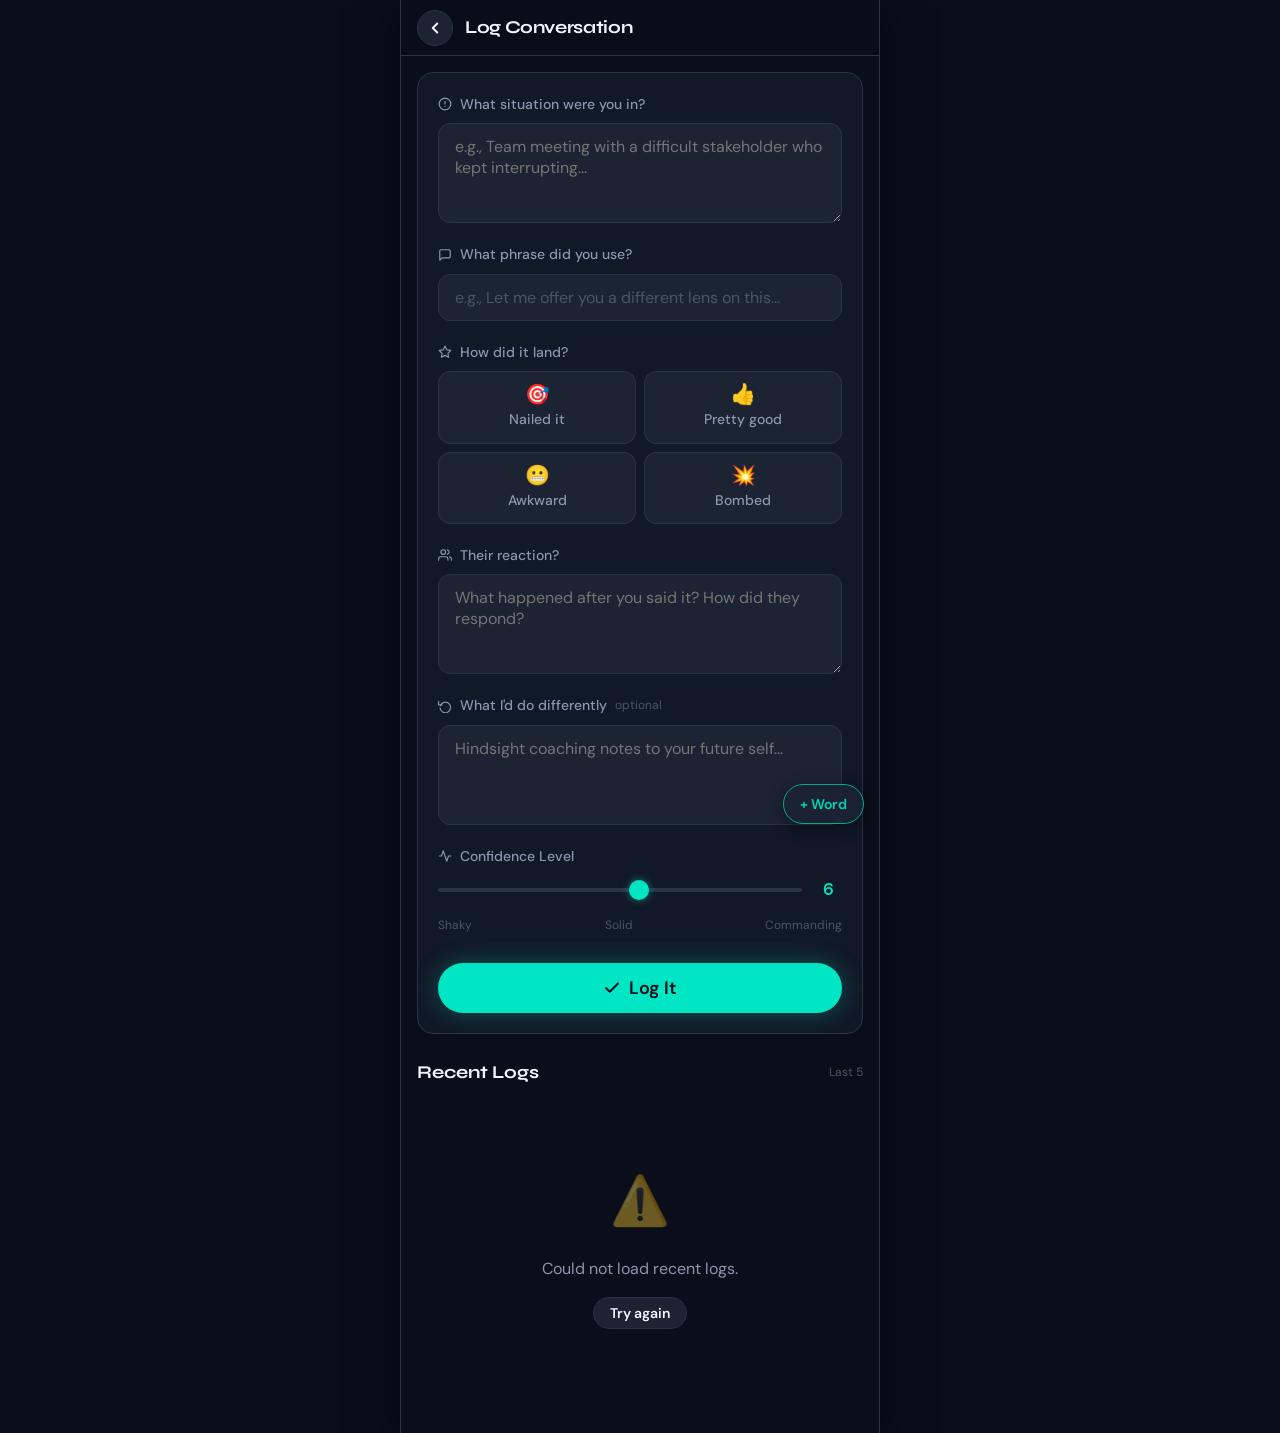
<file: log.html>
<!DOCTYPE html>
<html lang="en">
<head>
  <meta charset="UTF-8">
  <meta name="viewport" content="width=device-width, initial-scale=1.0, viewport-fit=cover">
  <meta name="theme-color" content="#0A0E1A">
  <meta name="mobile-web-app-capable" content="yes">
  <meta name="apple-mobile-web-app-capable" content="yes">
  <meta name="apple-mobile-web-app-status-bar-style" content="black-translucent">
  <title>Log Conversation</title>
  <link rel="manifest" href="manifest.json">
  <link rel="icon" href="favicon.ico" type="image/x-icon">
  <link rel="stylesheet" href="design-system.css">
  <style>
    /* ── Sub-header nav ── */
    .sub-header {
      position: sticky;
      top: 0;
      z-index: 100;
      height: var(--header-height);
      background: rgba(10, 14, 26, 0.92);
      backdrop-filter: blur(12px);
      -webkit-backdrop-filter: blur(12px);
      border-bottom: 1px solid var(--navy-border);
      display: flex;
      align-items: center;
      gap: var(--space-3);
      padding: 0 var(--space-4);
      padding-top: var(--safe-top);
    }

    .back-btn {
      width: 36px;
      height: 36px;
      border-radius: var(--radius-full);
      background: var(--navy-light);
      border: 1px solid var(--navy-border);
      display: flex;
      align-items: center;
      justify-content: center;
      cursor: pointer;
      flex-shrink: 0;
      color: var(--text-primary);
      transition: all var(--transition-fast);
    }

    .back-btn:hover {
      background: var(--navy-border);
    }

    /* ── Form layout ── */
    .form-content {
      padding: var(--space-4);
      padding-bottom: calc(var(--space-10) + env(safe-area-inset-bottom, 0px));
    }

    .form-card {
      background: var(--navy-mid);
      border: 1px solid var(--navy-border);
      border-radius: var(--radius-lg);
      padding: var(--space-5);
      display: flex;
      flex-direction: column;
      gap: var(--space-5);
      margin-bottom: var(--space-6);
    }

    .field-group {
      display: flex;
      flex-direction: column;
      gap: var(--space-2);
    }

    .field-label {
      font-size: var(--text-sm);
      font-weight: 500;
      color: var(--text-secondary);
      display: flex;
      align-items: center;
      gap: var(--space-2);
    }

    .field-label .optional {
      font-size: var(--text-xs);
      color: var(--text-muted);
      font-weight: 400;
    }

    /* ── Landing selector (radio-style buttons) ── */
    .landing-grid {
      display: grid;
      grid-template-columns: 1fr 1fr;
      gap: var(--space-2);
    }

    .landing-option {
      padding: var(--space-3) var(--space-2);
      border-radius: var(--radius-md);
      border: 1px solid var(--navy-border);
      background: var(--navy-light);
      cursor: pointer;
      text-align: center;
      transition: all var(--transition-fast);
      display: flex;
      flex-direction: column;
      align-items: center;
      gap: var(--space-1);
    }

    .landing-option .landing-emoji {
      font-size: 20px;
      line-height: 1;
    }

    .landing-option .landing-text {
      font-size: var(--text-sm);
      font-weight: 500;
      color: var(--text-secondary);
    }

    .landing-option[data-selected="true"].nailed {
      background: var(--teal-glow);
      border-color: var(--teal);
    }
    .landing-option[data-selected="true"].nailed .landing-text { color: var(--teal); }

    .landing-option[data-selected="true"].pretty-good {
      background: rgba(59, 130, 246, 0.12);
      border-color: var(--mastery-learning);
    }
    .landing-option[data-selected="true"].pretty-good .landing-text { color: var(--mastery-learning); }

    .landing-option[data-selected="true"].awkward {
      background: var(--amber-glow);
      border-color: var(--amber);
    }
    .landing-option[data-selected="true"].awkward .landing-text { color: var(--amber); }

    .landing-option[data-selected="true"].bombed {
      background: var(--rose-glow);
      border-color: var(--rose);
    }
    .landing-option[data-selected="true"].bombed .landing-text { color: var(--rose); }

    /* ── Confidence slider ── */
    .confidence-row {
      display: flex;
      align-items: center;
      gap: var(--space-3);
    }

    .confidence-labels {
      display: flex;
      justify-content: space-between;
      margin-top: var(--space-1);
    }

    .confidence-label-text {
      font-size: var(--text-xs);
      color: var(--text-muted);
    }

    /* ── Submit button ── */
    .submit-wrap {
      padding-top: var(--space-2);
    }

    /* ── Recent logs section ── */
    .recent-section {
      margin-top: var(--space-2);
    }

    .log-card {
      background: var(--navy-mid);
      border: 1px solid var(--navy-border);
      border-radius: var(--radius-lg);
      padding: var(--space-4);
      display: flex;
      flex-direction: column;
      gap: var(--space-2);
    }

    .log-card + .log-card {
      margin-top: var(--space-3);
    }

    .log-meta {
      display: flex;
      align-items: center;
      justify-content: space-between;
    }

    .log-date {
      font-size: var(--text-xs);
      color: var(--text-muted);
      font-family: var(--font-mono);
    }

    .log-situation {
      font-size: var(--text-sm);
      color: var(--text-secondary);
      line-height: 1.4;
      overflow: hidden;
      display: -webkit-box;
      -webkit-line-clamp: 2;
      -webkit-box-orient: vertical;
    }

    .log-phrase {
      font-size: var(--text-sm);
      font-weight: 500;
      color: var(--text-primary);
      padding: var(--space-2) var(--space-3);
      background: var(--navy-light);
      border-radius: var(--radius-sm);
      border-left: 3px solid var(--teal);
    }

    /* Landing-specific badge colors */
    .badge-nailed    { background: var(--teal-glow);               color: var(--teal); }
    .badge-pretty    { background: rgba(59,130,246,0.12);          color: var(--mastery-learning); }
    .badge-awkward   { background: var(--amber-glow);              color: var(--amber); }
    .badge-bombed    { background: var(--rose-glow);               color: var(--rose); }

    /* ── Submitting overlay ── */
    .submitting-overlay {
      position: fixed;
      inset: 0;
      background: rgba(10, 14, 26, 0.8);
      backdrop-filter: blur(4px);
      display: flex;
      flex-direction: column;
      align-items: center;
      justify-content: center;
      gap: var(--space-4);
      z-index: 200;
    }
  </style>
</head>
<body>
<div class="app-shell">

  <!-- SUB-HEADER -->
  <header class="sub-header">
    <button class="back-btn" onclick="NAV.back()" aria-label="Go back">
      <svg width="18" height="18" viewBox="0 0 24 24" fill="none" stroke="currentColor" stroke-width="2.5" stroke-linecap="round" stroke-linejoin="round">
        <polyline points="15 18 9 12 15 6"/>
      </svg>
    </button>
    <h1 class="header-title">Log Conversation</h1>
  </header>

  <!-- CONTENT -->
  <main class="form-content">

    <!-- LOG FORM CARD -->
    <form id="logForm" class="form-card" novalidate>

      <!-- Situation Context -->
      <div class="field-group">
        <label class="field-label" for="situationContext">
          <svg width="14" height="14" viewBox="0 0 24 24" fill="none" stroke="currentColor" stroke-width="2" stroke-linecap="round" stroke-linejoin="round"><circle cx="12" cy="12" r="10"/><line x1="12" y1="8" x2="12" y2="12"/><line x1="12" y1="16" x2="12.01" y2="16"/></svg>
          What situation were you in?
        </label>
        <textarea
          id="situationContext"
          class="textarea"
          placeholder="e.g., Team meeting with a difficult stakeholder who kept interrupting..."
          rows="3"
          required
        ></textarea>
      </div>

      <!-- Phrase Used -->
      <div class="field-group">
        <label class="field-label" for="phraseUsed">
          <svg width="14" height="14" viewBox="0 0 24 24" fill="none" stroke="currentColor" stroke-width="2" stroke-linecap="round" stroke-linejoin="round"><path d="M21 15a2 2 0 0 1-2 2H7l-4 4V5a2 2 0 0 1 2-2h14a2 2 0 0 1 2 2z"/></svg>
          What phrase did you use?
        </label>
        <input
          type="text"
          id="phraseUsed"
          class="input"
          placeholder="e.g., Let me offer you a different lens on this..."
          required
        />
      </div>

      <!-- How It Landed -->
      <div class="field-group">
        <label class="field-label">
          <svg width="14" height="14" viewBox="0 0 24 24" fill="none" stroke="currentColor" stroke-width="2" stroke-linecap="round" stroke-linejoin="round"><polygon points="12 2 15.09 8.26 22 9.27 17 14.14 18.18 21.02 12 17.77 5.82 21.02 7 14.14 2 9.27 8.91 8.26 12 2"/></svg>
          How did it land?
        </label>
        <div class="landing-grid" id="landingGrid">
          <div class="landing-option nailed" data-value="Nailed it" data-selected="false" role="radio" aria-checked="false" tabindex="0">
            <span class="landing-emoji">🎯</span>
            <span class="landing-text">Nailed it</span>
          </div>
          <div class="landing-option pretty-good" data-value="Pretty good" data-selected="false" role="radio" aria-checked="false" tabindex="0">
            <span class="landing-emoji">👍</span>
            <span class="landing-text">Pretty good</span>
          </div>
          <div class="landing-option awkward" data-value="Awkward" data-selected="false" role="radio" aria-checked="false" tabindex="0">
            <span class="landing-emoji">😬</span>
            <span class="landing-text">Awkward</span>
          </div>
          <div class="landing-option bombed" data-value="Bombed" data-selected="false" role="radio" aria-checked="false" tabindex="0">
            <span class="landing-emoji">💥</span>
            <span class="landing-text">Bombed</span>
          </div>
        </div>
        <input type="hidden" id="howItLanded" required />
      </div>

      <!-- Their Reaction -->
      <div class="field-group">
        <label class="field-label" for="theirReaction">
          <svg width="14" height="14" viewBox="0 0 24 24" fill="none" stroke="currentColor" stroke-width="2" stroke-linecap="round" stroke-linejoin="round"><path d="M17 21v-2a4 4 0 0 0-4-4H5a4 4 0 0 0-4 4v2"/><circle cx="9" cy="7" r="4"/><path d="M23 21v-2a4 4 0 0 0-3-3.87"/><path d="M16 3.13a4 4 0 0 1 0 7.75"/></svg>
          Their reaction?
        </label>
        <textarea
          id="theirReaction"
          class="textarea"
          placeholder="What happened after you said it? How did they respond?"
          rows="3"
          required
        ></textarea>
      </div>

      <!-- What I'd Do Differently -->
      <div class="field-group">
        <label class="field-label" for="whatDifferently">
          <svg width="14" height="14" viewBox="0 0 24 24" fill="none" stroke="currentColor" stroke-width="2" stroke-linecap="round" stroke-linejoin="round"><polyline points="1 4 1 10 7 10"/><path d="M3.51 15a9 9 0 1 0 .49-3.51"/></svg>
          What I'd do differently
          <span class="optional">optional</span>
        </label>
        <textarea
          id="whatDifferently"
          class="textarea"
          placeholder="Hindsight coaching notes to your future self..."
          rows="2"
        ></textarea>
      </div>

      <!-- Confidence Level -->
      <div class="field-group">
        <label class="field-label" for="confidenceSlider">
          <svg width="14" height="14" viewBox="0 0 24 24" fill="none" stroke="currentColor" stroke-width="2" stroke-linecap="round" stroke-linejoin="round"><polyline points="22 12 18 12 15 21 9 3 6 12 2 12"/></svg>
          Confidence Level
        </label>
        <div class="confidence-row">
          <input type="range" class="slider" id="confidenceSlider" min="1" max="10" value="6" style="flex:1;">
          <span class="slider-label" id="confidenceValue">6</span>
        </div>
        <div class="confidence-labels">
          <span class="confidence-label-text">Shaky</span>
          <span class="confidence-label-text">Solid</span>
          <span class="confidence-label-text">Commanding</span>
        </div>
      </div>

      <!-- Submit -->
      <div class="submit-wrap">
        <button type="submit" class="btn btn-primary btn-lg" id="submitBtn">
          <svg width="18" height="18" viewBox="0 0 24 24" fill="none" stroke="currentColor" stroke-width="2.5" stroke-linecap="round" stroke-linejoin="round"><polyline points="20 6 9 17 4 12"/></svg>
          Log It
        </button>
      </div>

    </form>

    <!-- RECENT LOGS -->
    <div class="recent-section">
      <div class="section-header">
        <span class="section-title">Recent Logs</span>
        <span class="body-xs text-muted">Last 5</span>
      </div>
      <div id="recentLogs">
        <!-- Populated by JS -->
      </div>
    </div>

  </main>
</div>

<script src="app.js"></script>
<script src="airtable.js"></script>
<script>
document.addEventListener('DOMContentLoaded', async () => {

  // ── Confidence slider ──────────────────────────────────────
  const confSlider = document.getElementById('confidenceSlider');
  const confVal    = document.getElementById('confidenceValue');
  confSlider.addEventListener('input', () => {
    confVal.textContent = confSlider.value;
  });

  // ── Landing option radio behavior ─────────────────────────
  const landingOptions = document.querySelectorAll('.landing-option');
  const hiddenLanding  = document.getElementById('howItLanded');

  function selectLanding(option) {
    landingOptions.forEach(o => {
      o.dataset.selected = 'false';
      o.setAttribute('aria-checked', 'false');
    });
    option.dataset.selected = 'true';
    option.setAttribute('aria-checked', 'true');
    hiddenLanding.value = option.dataset.value;
  }

  landingOptions.forEach(option => {
    option.addEventListener('click', () => selectLanding(option));
    option.addEventListener('keydown', e => {
      if (e.key === 'Enter' || e.key === ' ') {
        e.preventDefault();
        selectLanding(option);
      }
    });
  });

  // ── Form submission ────────────────────────────────────────
  const form      = document.getElementById('logForm');
  const submitBtn = document.getElementById('submitBtn');

  form.addEventListener('submit', async (e) => {
    e.preventDefault();

    const situation  = document.getElementById('situationContext').value.trim();
    const phrase     = document.getElementById('phraseUsed').value.trim();
    const landing    = hiddenLanding.value;
    const reaction   = document.getElementById('theirReaction').value.trim();
    const different  = document.getElementById('whatDifferently').value.trim();
    const confidence = parseInt(confSlider.value);

    // Basic validation
    if (!situation) { TOAST.error('Please describe your situation.'); return; }
    if (!phrase)     { TOAST.error('Please enter the phrase you used.'); return; }
    if (!landing)    { TOAST.error('Please select how it landed.'); return; }
    if (!reaction)   { TOAST.error('Please describe their reaction.'); return; }

    submitBtn.disabled = true;
    submitBtn.innerHTML = `<div class="spinner" style="width:18px;height:18px;"></div> Logging…`;

    try {
      const fields = {
        'Situation Context':   situation,
        'Phrase Used':         phrase,
        'How It Landed':       landing,
        'Their Reaction':      reaction,
        'Confidence Level':    confidence,
      };
      if (different) fields['What I\'d Do Differently'] = different;

      await AIRTABLE.logConversation(fields);

      TOAST.success('Conversation logged! 🎯');
      setTimeout(() => NAV.go('index.html'), 1500);

    } catch (err) {
      console.error(err);
      TOAST.error('Could not save. Check your connection and try again.');
      submitBtn.disabled = false;
      submitBtn.innerHTML = `<svg width="18" height="18" viewBox="0 0 24 24" fill="none" stroke="currentColor" stroke-width="2.5" stroke-linecap="round" stroke-linejoin="round"><polyline points="20 6 9 17 4 12"/></svg> Log It`;
    }
  });

  // ── Load recent logs ───────────────────────────────────────
  const recentLogs = document.getElementById('recentLogs');
  showLoading(recentLogs, 'Loading recent logs…');

  try {
    const records = await AIRTABLE.getConversations(5);

    if (!records || records.length === 0) {
      recentLogs.innerHTML = `
        <div class="empty-state" style="padding: 2rem 0;">
          <div class="empty-icon">💬</div>
          <p class="empty-title">No logs yet</p>
          <p class="empty-description">Your real-world deployments will appear here.</p>
        </div>
      `;
      return;
    }

    const landingBadge = (val) => {
      const map = {
        'Nailed it':  { cls: 'badge-nailed',  label: '🎯 Nailed it' },
        'Pretty good':{ cls: 'badge-pretty',  label: '👍 Pretty good' },
        'Awkward':    { cls: 'badge-awkward', label: '😬 Awkward' },
        'Bombed':     { cls: 'badge-bombed',  label: '💥 Bombed' },
      };
      const entry = map[val] || { cls: 'badge-muted', label: val || '—' };
      return `<span class="badge ${entry.cls}">${entry.label}</span>`;
    };

    const formatLogDate = (isoStr) => {
      if (!isoStr) return '—';
      try {
        return new Date(isoStr).toLocaleDateString('en-IN', {
          day: 'numeric', month: 'short', hour: '2-digit', minute: '2-digit'
        });
      } catch { return isoStr; }
    };

    recentLogs.innerHTML = records.map(r => {
      const f = r.fields;
      const situation = f['Situation Context'] || '';
      const phrase    = f['Phrase Used'] || '—';
      const landing   = f['How It Landed'] || '';
      const dateStr   = f['Date & Time'] || '';

      return `
        <div class="log-card fade-in">
          <div class="log-meta">
            <span class="log-date">${formatLogDate(dateStr)}</span>
            ${landingBadge(landing)}
          </div>
          ${situation ? `<p class="log-situation">${situation}</p>` : ''}
          <div class="log-phrase">${phrase}</div>
        </div>
      `;
    }).join('');

  } catch (err) {
    console.error(err);
    showError(recentLogs, 'Could not load recent logs.', () => location.reload());
  }

});
</script>
</body>
</html>
</file>
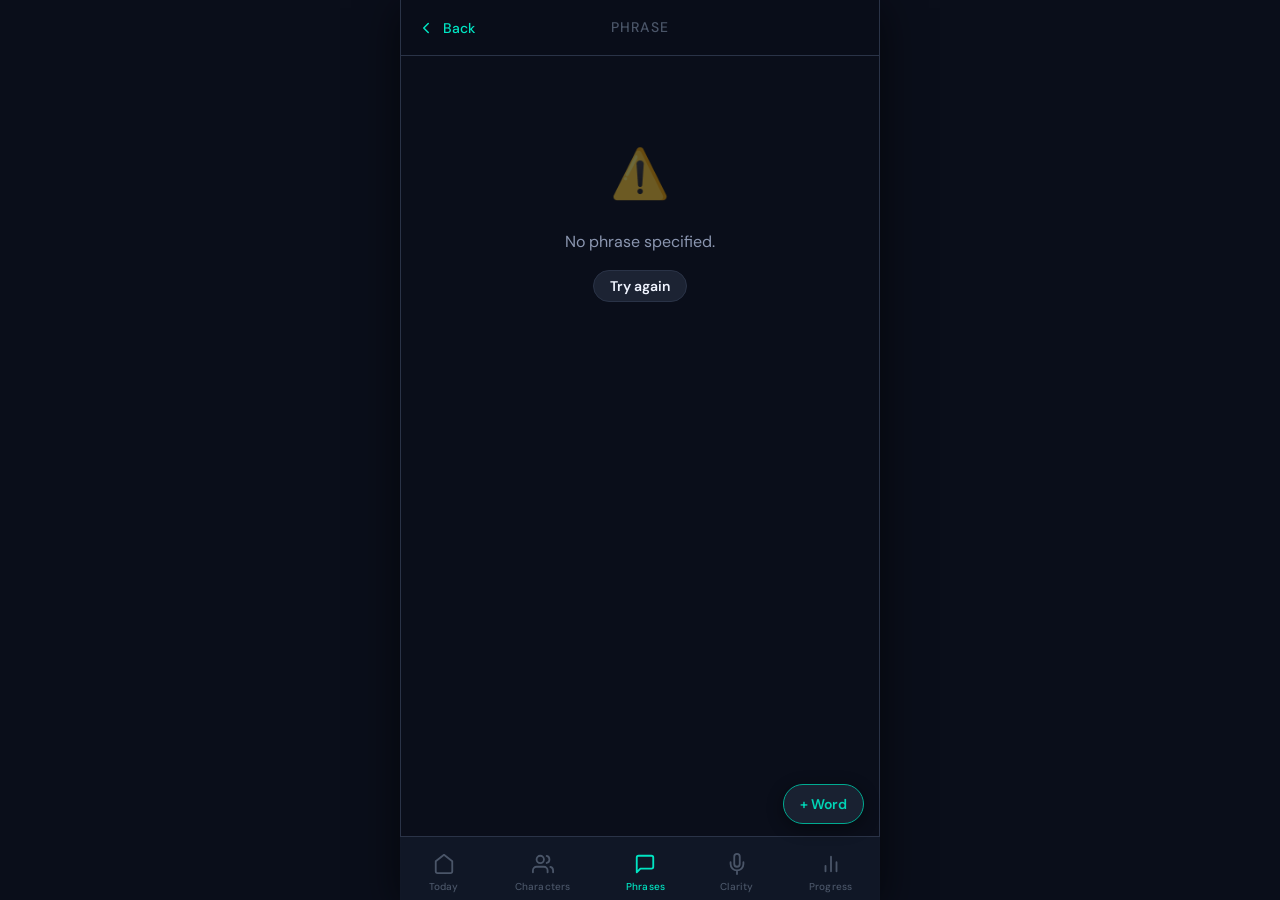
<file: phrase.html>
<!DOCTYPE html>
<html lang="en">
<head>
  <meta charset="UTF-8">
  <meta name="viewport" content="width=device-width, initial-scale=1.0, viewport-fit=cover">
  <meta name="theme-color" content="#0A0E1A">
  <meta name="mobile-web-app-capable" content="yes">
  <meta name="apple-mobile-web-app-capable" content="yes">
  <title>Phrase Detail · Fluency Lab</title>
  <link rel="icon" href="favicon.ico" type="image/x-icon">
  <link rel="stylesheet" href="design-system.css">
  <style>
    /* ── Sub-header ── */
    .sub-header {
      position: sticky;
      top: 0;
      z-index: 100;
      height: var(--header-height);
      background: rgba(10, 14, 26, 0.92);
      backdrop-filter: blur(12px);
      -webkit-backdrop-filter: blur(12px);
      border-bottom: 1px solid var(--navy-border);
      display: flex;
      align-items: center;
      justify-content: space-between;
      padding: 0 var(--space-4);
      padding-top: var(--safe-top);
    }

    .sub-header-back {
      display: flex;
      align-items: center;
      gap: var(--space-2);
      color: var(--teal);
      font-size: var(--text-sm);
      font-weight: 500;
      cursor: pointer;
      background: none;
      border: none;
      padding: 0;
      min-width: 64px;
    }

    .sub-header-title {
      font-size: var(--text-sm);
      font-weight: 500;
      color: var(--text-muted);
      text-transform: uppercase;
      letter-spacing: 0.08em;
    }

    /* ── Hero phrase card ── */
    .phrase-hero {
      background: var(--navy-light);
      border: 1px solid var(--navy-border);
      border-radius: var(--radius-xl);
      padding: var(--space-8) var(--space-6);
      position: relative;
      overflow: hidden;
      text-align: center;
      margin-bottom: var(--space-4);
    }

    .phrase-hero::before {
      content: '"';
      position: absolute;
      top: -24px;
      left: var(--space-4);
      font-family: var(--font-display);
      font-size: 140px;
      color: var(--teal);
      opacity: 0.05;
      line-height: 1;
      pointer-events: none;
    }

    .phrase-hero-text {
      font-family: var(--font-display);
      font-size: var(--text-2xl);
      font-weight: 700;
      color: var(--text-primary);
      line-height: 1.3;
      position: relative;
      z-index: 1;
      margin-bottom: var(--space-4);
    }

    .phrase-hero-badges {
      display: flex;
      align-items: center;
      justify-content: center;
      gap: var(--space-2);
      flex-wrap: wrap;
    }

    /* ── Info sections ── */
    .info-section {
      margin-bottom: var(--space-4);
    }

    .info-section-label {
      font-size: var(--text-xs);
      font-weight: 600;
      color: var(--text-muted);
      text-transform: uppercase;
      letter-spacing: 0.1em;
      margin-bottom: var(--space-2);
    }

    .info-section-body {
      font-size: var(--text-base);
      color: var(--text-secondary);
      line-height: 1.65;
    }

    /* ── Speaking skeleton badge ── */
    .skeleton-badge {
      display: inline-flex;
      align-items: center;
      padding: var(--space-3) var(--space-4);
      border-radius: var(--radius-md);
      background: rgba(0, 229, 195, 0.08);
      border: 1px solid rgba(0, 229, 195, 0.2);
      font-family: var(--font-mono);
      font-size: var(--text-sm);
      color: var(--teal);
      line-height: 1.5;
      width: 100%;
    }

    /* ── Stats row ── */
    .stats-row {
      display: grid;
      grid-template-columns: 1fr 1fr;
      gap: var(--space-3);
      margin-bottom: var(--space-4);
    }

    .stat-tile {
      background: var(--navy-mid);
      border: 1px solid var(--navy-border);
      border-radius: var(--radius-lg);
      padding: var(--space-4);
      display: flex;
      flex-direction: column;
      gap: var(--space-1);
    }

    .stat-tile-value {
      font-family: var(--font-display);
      font-size: var(--text-3xl);
      font-weight: 800;
      color: var(--teal);
      line-height: 1;
      font-variant-numeric: tabular-nums;
    }

    .stat-tile-label {
      font-size: var(--text-xs);
      color: var(--text-muted);
      text-transform: uppercase;
      letter-spacing: 0.06em;
      font-weight: 500;
    }

    /* ── Notes area ── */
    .notes-section {
      margin-bottom: var(--space-4);
    }

    .notes-label {
      font-size: var(--text-xs);
      font-weight: 600;
      color: var(--text-muted);
      text-transform: uppercase;
      letter-spacing: 0.1em;
      margin-bottom: var(--space-2);
    }

    .notes-textarea {
      width: 100%;
      padding: var(--space-3) var(--space-4);
      background: var(--navy-light);
      border: 1px solid var(--navy-border);
      border-radius: var(--radius-md);
      color: var(--text-primary);
      font-size: var(--text-base);
      resize: vertical;
      min-height: 100px;
      outline: none;
      transition: border-color var(--transition-fast);
      font-family: var(--font-body);
    }

    .notes-textarea:focus {
      border-color: var(--teal);
      box-shadow: 0 0 0 3px var(--teal-glow);
    }

    .notes-textarea::placeholder {
      color: var(--text-muted);
    }

    .notes-saving {
      font-size: var(--text-xs);
      color: var(--text-muted);
      text-align: right;
      margin-top: var(--space-1);
      min-height: 18px;
      transition: opacity var(--transition-fast);
    }

    /* ── Action buttons row ── */
    .action-row {
      display: flex;
      flex-direction: column;
      gap: var(--space-3);
      margin-bottom: var(--space-6);
    }

    /* ── Active toggle button ── */
    .active-toggle-btn {
      display: flex;
      align-items: center;
      justify-content: space-between;
      width: 100%;
      padding: var(--space-4);
      border-radius: var(--radius-lg);
      border: 1px solid var(--navy-border);
      background: var(--navy-mid);
      cursor: pointer;
      transition: all var(--transition-fast);
      font-family: var(--font-body);
    }

    .active-toggle-btn:hover {
      border-color: var(--teal-dim);
      background: var(--navy-light);
    }

    .active-toggle-btn.is-active {
      border-color: var(--teal-dim);
      background: var(--teal-glow);
    }

    .active-toggle-label {
      display: flex;
      align-items: center;
      gap: var(--space-3);
    }

    .active-toggle-icon {
      width: 36px;
      height: 36px;
      border-radius: var(--radius-md);
      display: flex;
      align-items: center;
      justify-content: center;
      background: var(--navy-light);
      color: var(--text-muted);
      flex-shrink: 0;
    }

    .active-toggle-btn.is-active .active-toggle-icon {
      background: var(--teal-glow-strong);
      color: var(--teal);
    }

    .active-toggle-text {
      text-align: left;
    }

    .active-toggle-title {
      font-size: var(--text-base);
      font-weight: 600;
      color: var(--text-primary);
    }

    .active-toggle-subtitle {
      font-size: var(--text-xs);
      color: var(--text-secondary);
      margin-top: 2px;
    }

    .toggle-indicator {
      width: 44px;
      height: 26px;
      border-radius: var(--radius-full);
      background: var(--navy-border);
      position: relative;
      transition: background var(--transition-fast);
      flex-shrink: 0;
    }

    .active-toggle-btn.is-active .toggle-indicator {
      background: var(--teal);
    }

    .toggle-thumb {
      position: absolute;
      top: 3px;
      left: 3px;
      width: 20px;
      height: 20px;
      border-radius: var(--radius-full);
      background: white;
      transition: transform var(--transition-fast);
      box-shadow: 0 1px 4px rgba(0,0,0,0.3);
    }

    .active-toggle-btn.is-active .toggle-thumb {
      transform: translateX(18px);
    }

    /* ── Level up button ── */
    .levelup-btn {
      display: flex;
      align-items: center;
      justify-content: space-between;
      width: 100%;
      padding: var(--space-4);
      border-radius: var(--radius-lg);
      border: 1px solid var(--amber-dim);
      background: var(--amber-glow);
      cursor: pointer;
      transition: all var(--transition-fast);
      font-family: var(--font-body);
    }

    .levelup-btn:hover {
      background: rgba(245, 166, 35, 0.22);
    }

    .levelup-left {
      display: flex;
      align-items: center;
      gap: var(--space-3);
    }

    .levelup-icon {
      width: 36px;
      height: 36px;
      border-radius: var(--radius-md);
      background: rgba(245, 166, 35, 0.2);
      display: flex;
      align-items: center;
      justify-content: center;
      color: var(--amber);
      flex-shrink: 0;
    }

    .levelup-text {
      text-align: left;
    }

    .levelup-title {
      font-size: var(--text-base);
      font-weight: 600;
      color: var(--amber);
    }

    .levelup-subtitle {
      font-size: var(--text-xs);
      color: var(--text-secondary);
      margin-top: 2px;
    }

    .levelup-arrow {
      color: var(--amber);
      font-size: var(--text-lg);
      font-weight: 700;
    }
  </style>
</head>
<body>
<div class="app-shell">

  <!-- SUB-HEADER -->
  <header class="sub-header">
    <button class="sub-header-back" onclick="NAV.back()" aria-label="Go back">
      <svg width="18" height="18" viewBox="0 0 24 24" fill="none"
        stroke="currentColor" stroke-width="2" stroke-linecap="round" stroke-linejoin="round">
        <polyline points="15 18 9 12 15 6"/>
      </svg>
      Back
    </button>
    <span class="sub-header-title">Phrase</span>
    <div style="min-width:64px;"></div>
  </header>

  <!-- CONTENT -->
  <main class="app-content" id="mainContent">
    <!-- Loaded by JS -->
  </main>

  <!-- TAB BAR -->
  <div id="tabBarMount"></div>

</div>

<script src="app.js"></script>
<script src="airtable.js"></script>
<script>
  // ─── STATE ────────────────────────────────────
  let phraseRecord = null;
  let isSavingNotes = false;
  let notesSaveTimer = null;

  // ─── INIT ─────────────────────────────────────
  document.addEventListener('DOMContentLoaded', async () => {
    document.getElementById('tabBarMount').innerHTML = buildTabBar('phrases');

    const params = NAV.getParams();
    const phraseId = params.phraseId;

    if (!phraseId) {
      showError(document.getElementById('mainContent'), 'No phrase specified.', () => NAV.go('phrases.html'));
      return;
    }

    await loadPhrase(phraseId);
  });

  // ─── LOAD PHRASE ──────────────────────────────
  async function loadPhrase(id) {
    const container = document.getElementById('mainContent');
    showLoading(container, 'Loading phrase...');

    try {
      phraseRecord = await AIRTABLE.getPhraseById(id);
      renderPhrase(phraseRecord);
    } catch (err) {
      console.error(err);
      showError(container, 'Could not load this phrase.', () => loadPhrase(id));
    }
  }

  // ─── RENDER ───────────────────────────────────
  function renderPhrase(record) {
    const f = record.fields;
    const container = document.getElementById('mainContent');

    const mastery       = f['Mastery Level'] || 'New';
    const category      = f['Category'] || '';
    const isActive      = !!f['In Active Rotation'];
    const practiceCount = f['Practice Count'] || 0;
    const deployments   = f['Real World Deployments'] || 0;
    const notes         = f['Personal Notes'] || '';
    const skeleton      = f['Speaking Skeleton'] || '';
    const context       = f['Context / When To Use'] || '';
    const mechanism     = f['Power Mechanism'] || '';
    const example       = f['Example Deployment'] || '';
    const nextLevel     = MASTERY.nextLevel(mastery);

    container.innerHTML = `
      <!-- HERO PHRASE CARD -->
      <div class="phrase-hero">
        <div class="phrase-hero-text">${escapeHtml(f['Phrase Text'] || '—')}</div>
        <div class="phrase-hero-badges">
          ${category ? `<span class="badge badge-teal">${escapeHtml(category)}</span>` : ''}
          ${MASTERY.badge(mastery)}
        </div>
      </div>

      <!-- WHEN TO USE -->
      ${context ? `
        <div class="info-section card">
          <div class="info-section-label">When to Use</div>
          <div class="info-section-body">${escapeHtml(context)}</div>
        </div>
      ` : ''}

      <!-- POWER MECHANISM -->
      ${mechanism ? `
        <div class="info-section card" style="border-color:rgba(139,92,246,0.2);background:rgba(139,92,246,0.05);">
          <div class="info-section-label" style="color:#8B5CF6;">Power Mechanism</div>
          <div class="info-section-body">${escapeHtml(mechanism)}</div>
        </div>
      ` : ''}

      <!-- EXAMPLE DEPLOYMENT -->
      ${example ? `
        <div class="info-section card">
          <div class="info-section-label">Example Deployment</div>
          <div class="info-section-body" style="font-style:italic;">"${escapeHtml(example)}"</div>
        </div>
      ` : ''}

      <!-- SPEAKING SKELETON -->
      ${skeleton ? `
        <div class="info-section">
          <div class="info-section-label">Speaking Skeleton</div>
          <div class="skeleton-badge">${escapeHtml(skeleton)}</div>
        </div>
      ` : ''}

      <div class="divider"></div>

      <!-- STATS ROW -->
      <div class="stats-row">
        <div class="stat-tile">
          <div class="stat-tile-value">${practiceCount}</div>
          <div class="stat-tile-label">Practices</div>
        </div>
        <div class="stat-tile">
          <div class="stat-tile-value" style="color:var(--amber);">${deployments}</div>
          <div class="stat-tile-label">Real Deployments</div>
        </div>
      </div>

      <!-- PERSONAL NOTES -->
      <div class="notes-section">
        <div class="notes-label">Personal Notes</div>
        <textarea
          id="personalNotes"
          class="notes-textarea"
          placeholder="Add your own context, reminders, or observations…"
        >${escapeHtml(notes)}</textarea>
        <div class="notes-saving" id="notesSavingStatus"></div>
      </div>

      <div class="divider"></div>

      <!-- ACTIONS -->
      <div class="action-row">

        <!-- ACTIVE ROTATION TOGGLE -->
        <button
          class="active-toggle-btn ${isActive ? 'is-active' : ''}"
          id="activeToggleBtn"
          onclick="toggleActive()"
          aria-pressed="${isActive}"
        >
          <div class="active-toggle-label">
            <div class="active-toggle-icon">
              <svg width="18" height="18" viewBox="0 0 24 24" fill="none"
                stroke="currentColor" stroke-width="2" stroke-linecap="round" stroke-linejoin="round">
                <circle cx="12" cy="12" r="10"/>
                <polyline points="12 6 12 12 16 14"/>
              </svg>
            </div>
            <div class="active-toggle-text">
              <div class="active-toggle-title">In Active Rotation</div>
              <div class="active-toggle-subtitle" id="activeToggleSubtitle">${isActive ? 'Appearing in daily practice' : 'Not in daily practice'}</div>
            </div>
          </div>
          <div class="toggle-indicator">
            <div class="toggle-thumb"></div>
          </div>
        </button>

        <!-- LEVEL UP BUTTON (shown when not at Signature Move) -->
        ${nextLevel ? `
          <button class="levelup-btn" id="levelUpBtn" onclick="levelUp()">
            <div class="levelup-left">
              <div class="levelup-icon">
                <svg width="18" height="18" viewBox="0 0 24 24" fill="none"
                  stroke="currentColor" stroke-width="2" stroke-linecap="round" stroke-linejoin="round">
                  <polyline points="23 6 13.5 15.5 8.5 10.5 1 18"/>
                  <polyline points="17 6 23 6 23 12"/>
                </svg>
              </div>
              <div class="levelup-text">
                <div class="levelup-title">Level Up</div>
                <div class="levelup-subtitle">${escapeHtml(mastery)} → ${escapeHtml(nextLevel)}</div>
              </div>
            </div>
            <span class="levelup-arrow">→</span>
          </button>
        ` : `
          <div class="badge badge-signature" style="width:100%;justify-content:center;padding:var(--space-3);font-size:var(--text-sm);">
            <svg width="14" height="14" viewBox="0 0 24 24" fill="currentColor" stroke="none">
              <polygon points="12 2 15.09 8.26 22 9.27 17 14.14 18.18 21.02 12 17.77 5.82 21.02 7 14.14 2 9.27 8.91 8.26 12 2"/>
            </svg>
            Signature Move — Mastery Complete
          </div>
        `}

      </div>
    `;

    // Wire up notes auto-save
    const notesEl = document.getElementById('personalNotes');
    notesEl.addEventListener('blur', saveNotes);
    notesEl.addEventListener('input', onNotesInput);
  }

  // ─── NOTES AUTO-SAVE ──────────────────────────
  function onNotesInput() {
    clearTimeout(notesSaveTimer);
    const statusEl = document.getElementById('notesSavingStatus');
    if (statusEl) statusEl.textContent = '';
    notesSaveTimer = setTimeout(saveNotes, 2000);
  }

  async function saveNotes() {
    if (!phraseRecord) return;
    const notesEl = document.getElementById('personalNotes');
    const statusEl = document.getElementById('notesSavingStatus');
    if (!notesEl) return;

    const notes = notesEl.value;
    if (notes === (phraseRecord.fields['Personal Notes'] || '')) return; // no change

    if (isSavingNotes) return;
    isSavingNotes = true;

    if (statusEl) statusEl.textContent = 'Saving…';

    try {
      await AIRTABLE.updatePhraseNotes(phraseRecord.id, notes);
      phraseRecord.fields['Personal Notes'] = notes;
      if (statusEl) statusEl.textContent = 'Saved';
      TOAST.success('Notes saved');
      setTimeout(() => { if (statusEl) statusEl.textContent = ''; }, 3000);
    } catch (err) {
      console.error(err);
      if (statusEl) statusEl.textContent = 'Error saving';
      TOAST.error('Could not save notes');
    } finally {
      isSavingNotes = false;
    }
  }

  // ─── TOGGLE ACTIVE ROTATION ───────────────────
  async function toggleActive() {
    if (!phraseRecord) return;
    const btn = document.getElementById('activeToggleBtn');
    const subtitle = document.getElementById('activeToggleSubtitle');
    const current = !!phraseRecord.fields['In Active Rotation'];
    const next = !current;

    // Optimistic UI
    btn.classList.toggle('is-active', next);
    btn.setAttribute('aria-pressed', next);
    if (subtitle) subtitle.textContent = next ? 'Appearing in daily practice' : 'Not in daily practice';
    phraseRecord.fields['In Active Rotation'] = next;

    try {
      await AIRTABLE.update('Phrases', phraseRecord.id, { 'In Active Rotation': next });
      TOAST.success(next ? 'Added to active rotation' : 'Removed from active rotation');
    } catch (err) {
      console.error(err);
      // Revert
      btn.classList.toggle('is-active', current);
      btn.setAttribute('aria-pressed', current);
      if (subtitle) subtitle.textContent = current ? 'Appearing in daily practice' : 'Not in daily practice';
      phraseRecord.fields['In Active Rotation'] = current;
      TOAST.error('Could not update — try again');
    }
  }

  // ─── LEVEL UP ─────────────────────────────────
  async function levelUp() {
    if (!phraseRecord) return;
    const current = phraseRecord.fields['Mastery Level'] || 'New';
    const next = MASTERY.nextLevel(current);
    if (!next) return;

    const btn = document.getElementById('levelUpBtn');
    if (btn) {
      btn.disabled = true;
      btn.style.opacity = '0.6';
    }

    try {
      await AIRTABLE.updatePhraseMastery(phraseRecord.id, next);
      phraseRecord.fields['Mastery Level'] = next;
      TOAST.success(`Leveled up to ${next}!`);
      // Re-render to reflect new mastery + updated level-up button
      renderPhrase(phraseRecord);
    } catch (err) {
      console.error(err);
      if (btn) { btn.disabled = false; btn.style.opacity = ''; }
      TOAST.error('Could not level up — try again');
    }
  }

  // ─── UTILS ────────────────────────────────────
  function escapeHtml(str) {
    return String(str)
      .replace(/&/g, '&amp;')
      .replace(/</g, '&lt;')
      .replace(/>/g, '&gt;')
      .replace(/"/g, '&quot;');
  }
</script>
</body>
</html>
</file>
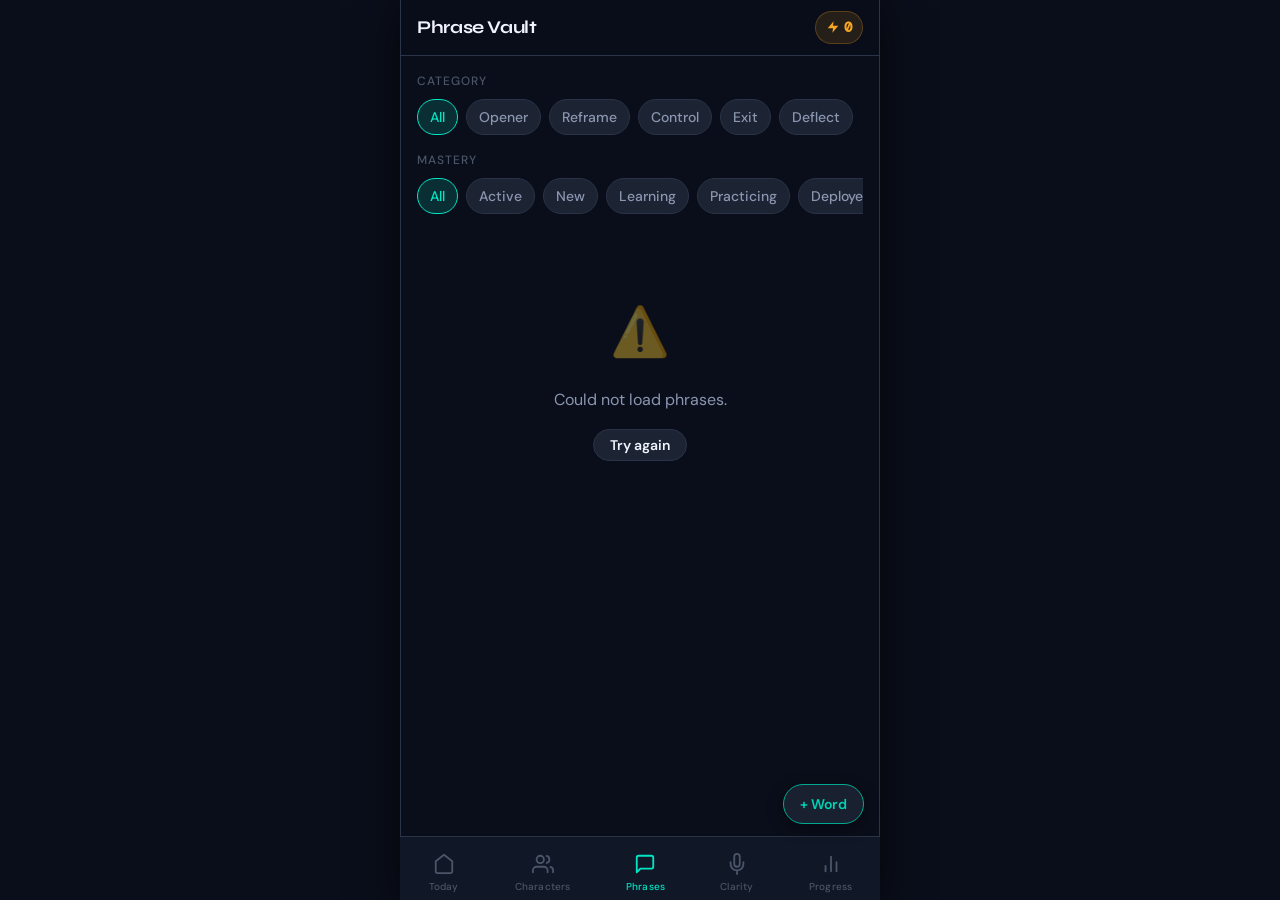
<file: phrases.html>
<!DOCTYPE html>
<html lang="en">
<head>
  <meta charset="UTF-8">
  <meta name="viewport" content="width=device-width, initial-scale=1.0, viewport-fit=cover">
  <meta name="theme-color" content="#0A0E1A">
  <meta name="mobile-web-app-capable" content="yes">
  <meta name="apple-mobile-web-app-capable" content="yes">
  <title>Phrase Vault · Fluency Lab</title>
  <link rel="icon" href="favicon.ico" type="image/x-icon">
  <link rel="stylesheet" href="design-system.css">
  <style>
    /* ── Filter sections ── */
    .filter-section {
      margin-bottom: var(--space-3);
    }

    .filter-label {
      font-size: var(--text-xs);
      color: var(--text-muted);
      text-transform: uppercase;
      letter-spacing: 0.08em;
      font-weight: 500;
      margin-bottom: var(--space-2);
    }

    /* ── Phrase list items ── */
    .phrase-list-item {
      display: flex;
      flex-direction: column;
      gap: var(--space-2);
      padding: var(--space-4);
      background: var(--navy-mid);
      border: 1px solid var(--navy-border);
      border-radius: var(--radius-md);
      cursor: pointer;
      transition: all var(--transition-fast);
      text-decoration: none;
      color: inherit;
    }

    .phrase-list-item:hover,
    .phrase-list-item:active {
      border-color: var(--teal-dim);
      background: var(--navy-light);
    }

    .phrase-list-item-top {
      display: flex;
      align-items: flex-start;
      justify-content: space-between;
      gap: var(--space-3);
    }

    .phrase-list-item-text {
      font-size: var(--text-base);
      font-weight: 600;
      color: var(--text-primary);
      line-height: 1.4;
      flex: 1;
      min-width: 0;
    }

    .phrase-list-item-bottom {
      display: flex;
      align-items: center;
      gap: var(--space-2);
      flex-wrap: wrap;
    }

    .practice-chip {
      display: inline-flex;
      align-items: center;
      gap: 3px;
      padding: 2px 8px;
      border-radius: var(--radius-full);
      font-size: var(--text-xs);
      font-weight: 600;
      background: rgba(245, 166, 35, 0.12);
      color: var(--amber);
      font-family: var(--font-mono);
    }

    /* ── Streak badge ── */
    .streak-badge {
      display: inline-flex;
      align-items: center;
      gap: 4px;
      padding: 4px 10px;
      border-radius: var(--radius-full);
      font-size: var(--text-sm);
      font-weight: 700;
      background: rgba(245, 166, 35, 0.12);
      color: var(--amber);
      border: 1px solid rgba(245, 166, 35, 0.25);
      font-family: var(--font-mono);
    }

    /* ── Phrase count summary ── */
    .result-count {
      font-size: var(--text-xs);
      color: var(--text-muted);
      text-align: right;
      margin-bottom: var(--space-3);
    }

    /* ── Chevron ── */
    .list-chevron {
      color: var(--text-muted);
      flex-shrink: 0;
      margin-top: 2px;
    }
  </style>
</head>
<body>
<div class="app-shell">

  <!-- HEADER -->
  <header class="app-header">
    <div class="header-title">Phrase Vault</div>
    <div id="streakBadge" class="streak-badge">
      <svg width="14" height="14" viewBox="0 0 24 24" fill="var(--amber)" stroke="none">
        <path d="M13 2L3 14h9l-1 8 10-12h-9l1-8z"/>
      </svg>
      <span id="streakCount">0</span>
    </div>
  </header>

  <!-- CONTENT -->
  <main class="app-content">

    <!-- CATEGORY FILTER -->
    <div class="filter-section">
      <div class="filter-label">Category</div>
      <div class="chip-group" id="categoryFilter" role="group" aria-label="Filter by category">
        <button class="chip active" data-category="All">All</button>
        <button class="chip" data-category="Opener">Opener</button>
        <button class="chip" data-category="Reframe">Reframe</button>
        <button class="chip" data-category="Control">Control</button>
        <button class="chip" data-category="Exit">Exit</button>
        <button class="chip" data-category="Deflect">Deflect</button>
      </div>
    </div>

    <!-- MASTERY FILTER -->
    <div class="filter-section">
      <div class="filter-label">Mastery</div>
      <div class="chip-group" id="masteryFilter" role="group" aria-label="Filter by mastery level">
        <button class="chip active" data-mastery="All">All</button>
        <button class="chip" data-mastery="Active">Active</button>
        <button class="chip" data-mastery="New">New</button>
        <button class="chip" data-mastery="Learning">Learning</button>
        <button class="chip" data-mastery="Practicing">Practicing</button>
        <button class="chip" data-mastery="Deployed">Deployed</button>
        <button class="chip" data-mastery="Muscle Memory">Mastered</button>
        <button class="chip" data-mastery="Signature Move">Signature</button>
      </div>
    </div>

    <!-- RESULT COUNT -->
    <div class="result-count" id="resultCount"></div>

    <!-- PHRASE LIST -->
    <div id="phraseListContainer">
      <!-- Loaded by JS -->
    </div>

  </main>

  <!-- TAB BAR -->
  <div id="tabBarMount"></div>

</div>

<script src="app.js"></script>
<script src="airtable.js"></script>
<script>
  // ─── STATE ────────────────────────────────────
  let allPhrases = [];
  let activeCategory = 'All';
  let activeMastery = 'All';

  // ─── INIT ─────────────────────────────────────
  document.addEventListener('DOMContentLoaded', async () => {
    // Mount tab bar
    document.getElementById('tabBarMount').innerHTML = buildTabBar('phrases');

    // Show streak
    const streak = STORE.getStreak();
    document.getElementById('streakCount').textContent = streak;

    // Load phrases
    await loadPhrases();

    // Wire up category chips
    document.getElementById('categoryFilter').addEventListener('click', e => {
      const btn = e.target.closest('[data-category]');
      if (!btn) return;
      activeCategory = btn.dataset.category;
      document.querySelectorAll('#categoryFilter .chip').forEach(c => c.classList.remove('active'));
      btn.classList.add('active');
      renderList();
    });

    // Wire up mastery chips
    document.getElementById('masteryFilter').addEventListener('click', e => {
      const btn = e.target.closest('[data-mastery]');
      if (!btn) return;
      activeMastery = btn.dataset.mastery;
      document.querySelectorAll('#masteryFilter .chip').forEach(c => c.classList.remove('active'));
      btn.classList.add('active');
      renderList();
    });
  });

  // ─── LOAD PHRASES ─────────────────────────────
  async function loadPhrases() {
    const container = document.getElementById('phraseListContainer');
    showLoading(container, 'Loading phrases...');

    try {
      allPhrases = await AIRTABLE.getPhrases();
      renderList();
    } catch (err) {
      console.error(err);
      showError(container, 'Could not load phrases.', loadPhrases);
    }
  }

  // ─── FILTER + RENDER ──────────────────────────
  function renderList() {
    const container = document.getElementById('phraseListContainer');

    // Filter
    let filtered = allPhrases.filter(r => {
      const f = r.fields;
      const catOk  = activeCategory === 'All' || f['Category'] === activeCategory;
      const mastOk = activeMastery === 'All'
        || (activeMastery === 'Active' && f['In Active Rotation'] === true)
        || f['Mastery Level'] === activeMastery;
      return catOk && mastOk;
    });

    // Sort by Priority Score desc (already sorted from API, but re-sort after filter)
    filtered.sort((a, b) => (b.fields['Priority Score'] || 0) - (a.fields['Priority Score'] || 0));

    // Update result count
    document.getElementById('resultCount').textContent =
      filtered.length === 0 ? '' : `${filtered.length} phrase${filtered.length !== 1 ? 's' : ''}`;

    if (filtered.length === 0) {
      container.innerHTML = `
        <div class="empty-state">
          <div style="width:48px;height:48px;opacity:0.3;margin:0 auto;">
            <svg viewBox="0 0 24 24" fill="none" stroke="currentColor" stroke-width="1.5">
              <path d="M21 15a2 2 0 0 1-2 2H7l-4 4V5a2 2 0 0 1 2-2h14a2 2 0 0 1 2 2z"/>
              <line x1="9" y1="10" x2="15" y2="10"/>
            </svg>
          </div>
          <div class="empty-title">No phrases yet</div>
          <div class="empty-description">
            ${activeCategory !== 'All' || activeMastery !== 'All'
              ? 'Try adjusting your filters to see more phrases.'
              : 'Add phrases to your vault to start building your speaking arsenal.'}
          </div>
        </div>
      `;
      return;
    }

    container.innerHTML = `<div class="list fade-in">${filtered.map(r => phraseItem(r)).join('')}</div>`;

    // Tap listeners
    container.querySelectorAll('[data-phrase-id]').forEach(el => {
      el.addEventListener('click', () => {
        NAV.go('phrase.html', { phraseId: el.dataset.phraseId });
      });
    });
  }

  // ─── PHRASE ITEM TEMPLATE ─────────────────────
  function phraseItem(record) {
    const f = record.fields;
    const practiceCount = f['Practice Count'] || 0;
    const mastery = f['Mastery Level'] || 'New';
    const category = f['Category'] || '';

    const practiceChip = practiceCount > 0
      ? `<span class="practice-chip">×${practiceCount}</span>`
      : '';

    const activeIndicator = f['In Active Rotation']
      ? `<span class="badge badge-teal" style="font-size:10px;padding:2px 6px;">Active</span>`
      : '';

    return `
      <div class="phrase-list-item" data-phrase-id="${record.id}" role="button" tabindex="0"
        aria-label="${(f['Phrase Text'] || '').replace(/"/g, '&quot;')}">
        <div class="phrase-list-item-top">
          <div class="phrase-list-item-text">${escapeHtml(f['Phrase Text'] || '—')}</div>
          <svg class="list-chevron" width="16" height="16" viewBox="0 0 24 24" fill="none"
            stroke="currentColor" stroke-width="2" stroke-linecap="round" stroke-linejoin="round">
            <polyline points="9 18 15 12 9 6"/>
          </svg>
        </div>
        <div class="phrase-list-item-bottom">
          ${category ? `<span class="badge badge-teal" style="font-size:10px;padding:2px 8px;">${escapeHtml(category)}</span>` : ''}
          ${MASTERY.badge(mastery)}
          ${activeIndicator}
          ${practiceChip}
        </div>
      </div>
    `;
  }

  // ─── UTILS ────────────────────────────────────
  function escapeHtml(str) {
    return String(str)
      .replace(/&/g, '&amp;')
      .replace(/</g, '&lt;')
      .replace(/>/g, '&gt;')
      .replace(/"/g, '&quot;');
  }
</script>
</body>
</html>
</file>
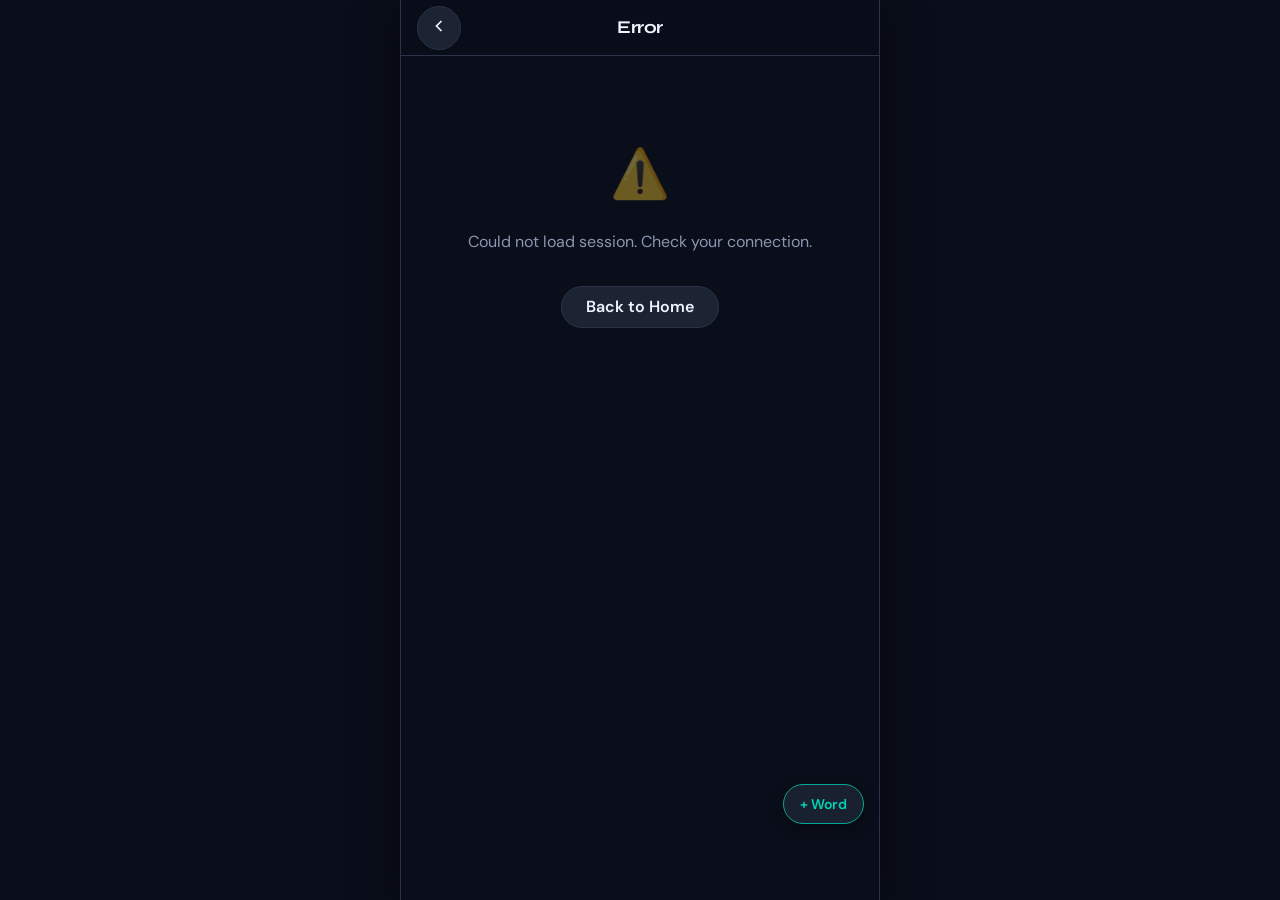
<file: practice.html>
<!DOCTYPE html>
<html lang="en">
<head>
  <meta charset="UTF-8">
  <meta name="viewport" content="width=device-width, initial-scale=1.0, viewport-fit=cover">
  <meta name="theme-color" content="#0A0E1A">
  <meta name="mobile-web-app-capable" content="yes">
  <meta name="apple-mobile-web-app-capable" content="yes">
  <title>Practice Session · Fluency Lab</title>
  <link rel="icon" href="favicon.ico" type="image/x-icon">
  <link rel="stylesheet" href="design-system.css">
</head>
<body>
<div class="app-shell">

  <!-- HEADER -->
  <header class="app-header">
    <button class="btn-icon btn-secondary" id="backBtn" onclick="handleBack()">
      <svg width="20" height="20" viewBox="0 0 24 24" fill="none" stroke="currentColor" stroke-width="2">
        <polyline points="15 18 9 12 15 6"/>
      </svg>
    </button>
    <div class="header-title" id="headerTitle">Practice Session</div>
    <div style="width:44px;"></div>
  </header>

  <!-- CONTENT -->
  <main class="app-content" id="mainContent">
    <!-- Populated by JS based on phase -->
  </main>

</div>

<script src="app.js"></script>
<script src="airtable.js"></script>
<script src="audio.js"></script>
<script>
// ─── SESSION STATE ──────────────────────────────
const SESSION = {
  phase: 'loading',   // loading | scenario | record | analyzing | results
  mission: null,
  character: null,
  phrases: [],
  situation: null,
  scenario: null,
  sessionId: null,
  transcript: null,
  analysis: null,
  recordingBlob: null,
  recordingURL: null,
  startTime: null,
};

// ─── PHASE RENDERERS ────────────────────────────

function setPhase(phase) {
  SESSION.phase = phase;
  const content = document.getElementById('mainContent');

  switch (phase) {
    case 'loading':    renderLoading(content); break;
    case 'scenario':   renderScenario(content); break;
    case 'record':     renderRecord(content); break;
    case 'analyzing':  renderAnalyzing(content); break;
    case 'results':    renderResults(content); break;
    case 'error':      renderError(content); break;
  }

  window.scrollTo(0, 0);
}

// ── PHASE 1: LOADING ───────────────────────────
function renderLoading(el) {
  document.getElementById('headerTitle').textContent = 'Loading…';
  el.innerHTML = `
    <div class="flex flex-col items-center justify-center gap-4" style="padding:4rem 0;">
      <div class="spinner"></div>
      <p class="body-sm text-muted" id="loadingMsg">Loading your mission…</p>
    </div>
  `;
}

// ── PHASE 2: SCENARIO ──────────────────────────
function renderScenario(el) {
  document.getElementById('headerTitle').textContent = 'Your Scenario';
  const s = SESSION.scenario;
  const char = SESSION.character?.fields;
  const phrases = SESSION.phrases;

  el.innerHTML = `
    <div class="fade-in">

      <!-- Character Banner -->
      <div class="card-teal mb-4">
        <div class="flex items-center gap-3">
          <div style="width:48px;height:48px;border-radius:var(--radius-md);background:var(--navy);display:flex;align-items:center;justify-content:center;font-size:26px;border:1px solid var(--navy-border);">🎭</div>
          <div>
            <div class="subheading">${char?.['Character Name'] || 'Patrick Jane'}</div>
            <div class="body-xs text-muted">${char?.['Archetype Title'] || 'The Effortlessly Dangerous Charmer'}</div>
          </div>
        </div>
      </div>

      <!-- Scenario Card -->
      <div class="card mb-4">
        <div class="subheading mb-3" style="color:var(--teal);">The Setup</div>
        <p class="body-md mb-4" style="line-height:1.7;">${s.setup}</p>

        <div class="divider"></div>

        <div class="flex gap-4 mt-3">
          <div style="flex:1;">
            <div class="body-xs text-muted mb-1">YOU ARE</div>
            <div class="body-sm">${s.yourRole}</div>
          </div>
          <div style="flex:1;">
            <div class="body-xs text-muted mb-1">THEY ARE</div>
            <div class="body-sm">${s.theirRole}</div>
          </div>
        </div>
      </div>

      <!-- Opening Line -->
      <div class="card mb-4" style="border-color:var(--amber);border-width:1px;border-style:solid;">
        <div class="body-xs text-muted mb-2">THEY OPEN WITH</div>
        <p class="body-md" style="color:var(--amber);font-style:italic;line-height:1.6;">"${s.openingLine}"</p>
      </div>

      <!-- Phrases to Deploy -->
      <div class="card mb-4">
        <div class="subheading mb-3">Deploy at least one of these</div>
        <div style="display:flex;flex-direction:column;gap:var(--space-2);">
          ${phrases.map(p => `
            <div style="display:flex;align-items:flex-start;gap:var(--space-2);padding:var(--space-2) 0;">
              <div style="width:6px;height:6px;border-radius:50%;background:var(--teal);flex-shrink:0;margin-top:6px;"></div>
              <div>
                <div class="body-sm">"${p.fields['Phrase Text']}"</div>
                <div class="body-xs text-muted">${p.fields['Category'] || ''}</div>
              </div>
            </div>
          `).join('')}
        </div>
      </div>

      <!-- Win Condition -->
      <div class="card-glass mb-6">
        <div class="body-xs text-muted mb-1">WIN CONDITION</div>
        <div class="body-sm">${s.winCondition}</div>
      </div>

      <!-- CTA -->
      <button class="btn btn-primary btn-lg" onclick="setPhase('record')">
        I'm ready — Start Recording →
      </button>

      <button class="btn btn-secondary btn-lg mt-3" onclick="regenScenario()" id="regenBtn">
        <svg width="16" height="16" viewBox="0 0 24 24" fill="none" stroke="currentColor" stroke-width="2" style="margin-right:6px;">
          <polyline points="23 4 23 10 17 10"/><path d="M20.49 15a9 9 0 1 1-2.12-9.36L23 10"/>
        </svg>
        Generate a different scenario
      </button>

    </div>
  `;
}

// ── PHASE 3: RECORD ────────────────────────────
function renderRecord(el) {
  document.getElementById('headerTitle').textContent = 'Your Response';
  SESSION.startTime = Date.now();

  el.innerHTML = `
    <div class="fade-in">

      <!-- Reminder -->
      <div class="card-glass mb-4">
        <div class="body-xs text-muted mb-2">THEY SAID</div>
        <p class="body-sm" style="color:var(--amber);font-style:italic;">"${SESSION.scenario.openingLine}"</p>
      </div>

      <!-- Phrases quick ref -->
      <div class="card mb-6">
        <div class="body-xs text-muted mb-2">YOUR ARSENAL</div>
        <div style="display:flex;flex-direction:column;gap:8px;">
          ${SESSION.phrases.map(p => `
            <div class="body-sm" style="color:var(--teal);">"${p.fields['Phrase Text']}"</div>
          `).join('')}
        </div>
      </div>

      <!-- Timer -->
      <div class="flex justify-center mb-4">
        <div id="timerDisplay" style="font-size:2.5rem;font-weight:700;font-variant-numeric:tabular-nums;color:var(--text-primary);letter-spacing:2px;">0:00</div>
      </div>

      <!-- Record Button -->
      <div class="flex flex-col items-center gap-4 mb-6">
        <button class="record-btn" id="recordBtn" onclick="toggleRecording()">
          <svg width="32" height="32" viewBox="0 0 24 24" fill="none" stroke="white" stroke-width="2">
            <path d="M12 1a3 3 0 0 0-3 3v8a3 3 0 0 0 6 0V4a3 3 0 0 0-3-3z"/>
            <path d="M19 10v2a7 7 0 0 1-14 0v-2"/>
            <line x1="12" y1="19" x2="12" y2="23"/>
            <line x1="8" y1="23" x2="16" y2="23"/>
          </svg>
        </button>
        <p class="body-sm text-muted" id="recordHint">Tap to start recording</p>
      </div>

      <!-- Playback (hidden until recording done) -->
      <div id="playbackSection" style="display:none;" class="card mb-4">
        <div class="subheading mb-3">Review your recording</div>
        <div class="audio-player">
          <button class="audio-play-btn" id="playbackBtn" onclick="togglePlayback()">
            <svg width="14" height="14" viewBox="0 0 24 24" fill="currentColor"><polygon points="5 3 19 12 5 21 5 3"/></svg>
          </button>
          <div class="flex-1">
            <div class="body-sm" id="playbackLabel">Your response</div>
            <div class="audio-waveform mt-1"><div class="audio-progress" id="audioProgress" style="width:0%"></div></div>
          </div>
          <span class="audio-duration" id="audioDuration">—:——</span>
        </div>
      </div>

      <!-- Submit (hidden until recording done) -->
      <div id="submitSection" style="display:none;">
        <button class="btn btn-primary btn-lg" onclick="submitForAnalysis()">
          <svg width="18" height="18" viewBox="0 0 24 24" fill="none" stroke="currentColor" stroke-width="2" style="margin-right:8px;">
            <circle cx="11" cy="11" r="8"/><line x1="21" y1="21" x2="16.65" y2="16.65"/>
          </svg>
          Analyze my response →
        </button>
        <button class="btn btn-secondary btn-lg mt-3" onclick="setPhase('record')">
          Re-record
        </button>
      </div>

    </div>
  `;

  // Timer starts only when recording starts (see toggleRecording)
}

// ── PHASE 4: ANALYZING ─────────────────────────
function renderAnalyzing(el) {
  document.getElementById('headerTitle').textContent = 'Analyzing…';
  el.innerHTML = `
    <div class="flex flex-col items-center justify-center gap-6" style="padding:4rem 1rem;">
      <div class="spinner" style="width:48px;height:48px;border-width:3px;"></div>
      <div style="text-align:center;">
        <p class="body-md" id="analysisMsg">Transcribing your response…</p>
        <p class="body-sm text-muted mt-2">This takes about 10 seconds</p>
      </div>
      <div style="width:100%;max-width:280px;">
        <div style="height:4px;background:var(--navy-border);border-radius:2px;overflow:hidden;">
          <div id="analysisBar" style="height:100%;background:var(--teal);border-radius:2px;width:0%;transition:width 0.5s ease;"></div>
        </div>
      </div>
    </div>
  `;

  // Animate progress bar
  animateAnalysisBar();
}

// ── TRANSCRIPT ANNOTATION ──────────────────────
// Wraps deployed phrases in the raw transcript with a highlight span.
function annotateTranscript(transcript, deployedPhrases) {
  if (!transcript) return 'No transcript available.';
  if (!deployedPhrases || deployedPhrases.length === 0) return escapeHtml(transcript);

  // Escape HTML entities in the plain transcript first
  let annotated = escapeHtml(transcript);

  // Sort phrases longest-first so overlapping matches don't break shorter ones
  const sorted = [...deployedPhrases].sort((a, b) => b.length - a.length);

  sorted.forEach(phrase => {
    if (!phrase) return;
    // Case-insensitive match
    const escaped = escapeHtml(phrase);
    const regex = new RegExp(escapeRegex(escaped), 'gi');
    annotated = annotated.replace(regex, match =>
      `<mark style="background:rgba(20,184,166,0.25);color:var(--teal);border-radius:3px;padding:1px 3px;">${match}</mark>`
    );
  });

  return annotated;
}

function escapeHtml(str) {
  return str
    .replace(/&/g, '&amp;')
    .replace(/</g, '&lt;')
    .replace(/>/g, '&gt;')
    .replace(/"/g, '&quot;');
}

function escapeRegex(str) {
  return str.replace(/[.*+?^${}()|[\]\\]/g, '\\$&');
}

// ── PHASE 5: RESULTS ───────────────────────────
function renderResults(el) {
  document.getElementById('headerTitle').textContent = 'Session Results';
  const a = SESSION.analysis;
  const duration = SESSION.recSecs
    ? Math.round(SESSION.recSecs)
    : (SESSION.startTime ? Math.round((Date.now() - SESSION.startTime) / 1000) : 0);

  const scoreColor = (n) => n >= 8 ? 'var(--teal)' : n >= 6 ? 'var(--amber)' : 'var(--rose)';
  const scoreLabel = (n) => n >= 8 ? 'Strong' : n >= 6 ? 'Solid' : 'Keep practicing';

  el.innerHTML = `
    <div class="fade-in">

      <!-- Score Cards -->
      <div style="display:grid;grid-template-columns:1fr 1fr 1fr;gap:var(--space-3);margin-bottom:var(--space-4);">
        ${[
          { label: 'Confidence', val: a.confidenceScore },
          { label: 'Coherence',  val: a.coherenceScore },
          { label: 'Character',  val: Math.round(a.characterMatch / 10) },
        ].map(item => `
          <div class="card" style="text-align:center;padding:var(--space-3);">
            <div style="font-size:1.75rem;font-weight:700;color:${scoreColor(item.val)};">${item.val}</div>
            <div class="body-xs text-muted mt-1">${item.label}</div>
            <div class="body-xs mt-1" style="color:${scoreColor(item.val)};">${scoreLabel(item.val)}</div>
          </div>
        `).join('')}
      </div>

      <!-- Listener Understood -->
      <div class="card mb-4">
        <div class="body-xs text-muted mb-2">WHAT THEY HEARD</div>
        <p class="body-md" style="line-height:1.7;">${a.listenerUnderstood}</p>
      </div>

      <!-- Phrases Deployed -->
      ${a.phrasesDeployed?.length > 0 ? `
        <div class="card mb-4" style="border-color:var(--teal);border-width:1px;border-style:solid;">
          <div class="flex items-center gap-2 mb-3">
            <svg width="16" height="16" viewBox="0 0 24 24" fill="none" stroke="var(--teal)" stroke-width="2.5"><polyline points="20 6 9 17 4 12"/></svg>
            <div class="body-xs" style="color:var(--teal);">PHRASES DEPLOYED</div>
          </div>
          ${a.phrasesDeployed.map(p => `
            <div class="body-sm mb-1" style="color:var(--teal);">"${p}"</div>
          `).join('')}
        </div>
      ` : `
        <div class="card mb-4">
          <div class="body-xs text-muted mb-2">PHRASES DEPLOYED</div>
          <div class="body-sm text-secondary">None of the target phrases detected — try to work them in naturally.</div>
        </div>
      `}

      <!-- Feedback -->
      <div class="card mb-4">
        <div class="flex items-center gap-2 mb-2">
          <div style="width:8px;height:8px;border-radius:50%;background:var(--teal);flex-shrink:0;"></div>
          <div class="body-xs text-muted">WHAT WORKED</div>
        </div>
        <p class="body-sm" style="line-height:1.6;">${a.oneThinDoneWell}</p>
      </div>

      <div class="card mb-6">
        <div class="flex items-center gap-2 mb-2">
          <div style="width:8px;height:8px;border-radius:50%;background:var(--amber);flex-shrink:0;"></div>
          <div class="body-xs text-muted">ONE MICRO-UPGRADE</div>
        </div>
        <p class="body-sm" style="line-height:1.6;">${a.oneMicroUpgrade}</p>
      </div>

      <!-- Transcript toggle (annotated) -->
      <details class="card mb-6" style="cursor:pointer;">
        <summary class="body-sm text-muted" style="list-style:none;display:flex;align-items:center;gap:8px;">
          <svg width="14" height="14" viewBox="0 0 24 24" fill="none" stroke="currentColor" stroke-width="2"><polyline points="6 9 12 15 18 9"/></svg>
          View transcript
          ${a.phrasesDeployed?.length > 0 ? `<span style="margin-left:auto;font-size:10px;color:var(--teal);">✦ phrases highlighted</span>` : ''}
        </summary>
        <div class="body-sm text-secondary mt-3" style="line-height:1.7;border-top:1px solid var(--navy-border);padding-top:var(--space-3);">
          ${annotateTranscript(SESSION.transcript, a.phrasesDeployed)}
        </div>
      </details>

      <!-- Actions -->
      <button class="btn btn-primary btn-lg" onclick="runAgain()">
        Run Again →
      </button>
      <button class="btn btn-secondary btn-lg mt-3" onclick="NAV.go('index.html')">
        Back to Home
      </button>

    </div>
  `;
}

function renderError(el) {
  document.getElementById('headerTitle').textContent = 'Error';
  el.innerHTML = `
    <div class="empty-state" style="padding:4rem 0;">
      <div class="empty-icon">⚠️</div>
      <p class="body-md text-secondary mb-4">${SESSION.errorMsg || 'Something went wrong loading your session.'}</p>
      ${SESSION.canRetry && SESSION.recordingBlob ? `
        <button class="btn btn-primary mb-3" onclick="SESSION.canRetry = false; submitForAnalysis()">Retry analysis</button>
        <button class="btn btn-secondary mb-3" onclick="SESSION.canRetry = false; SESSION.recordingBlob = null; setPhase('record')">Re-record</button>
      ` : ''}
      <button class="btn btn-secondary" onclick="NAV.go('index.html')">Back to Home</button>
    </div>
  `;
}

// ─── TIMER ──────────────────────────────────────
let timerInterval = null;
let timerSeconds = 0;

function startTimer() {
  timerSeconds = 0;
  clearInterval(timerInterval);
  timerInterval = setInterval(() => {
    timerSeconds++;
    const m = Math.floor(timerSeconds / 60);
    const s = timerSeconds % 60;
    const el = document.getElementById('timerDisplay');
    if (el) el.textContent = `${m}:${String(s).padStart(2, '0')}`;
  }, 1000);
}

function stopTimer() {
  clearInterval(timerInterval);
}

// ─── RECORDING ──────────────────────────────────
let isRecording = false;
let playbackAudio = null;

async function toggleRecording() {
  const btn = document.getElementById('recordBtn');
  const hint = document.getElementById('recordHint');

  if (isRecording) {
    // Stop: freeze the timer and flip the button back to idle right away
    isRecording = false;
    stopTimer();
    setRecordIcon(btn, false);
    btn.classList.remove('recording');
    hint.textContent = 'Processing…';
    AUDIO.stopRecording();
    return;
  }

  // Start: the on-screen timer now shows the length of THIS recording
  isRecording = true;
  setRecordIcon(btn, true);
  btn.classList.add('recording');
  hint.textContent = 'Recording… tap the square to stop';
  SESSION.recStart = Date.now();
  startTimer();

  const started = await AUDIO.startRecording({
    maxSeconds: 120,
    onComplete: (blob) => {
      // Also runs on the 2-minute auto-stop, so reset everything here too
      isRecording = false;
      stopTimer();
      SESSION.recSecs = (Date.now() - SESSION.recStart) / 1000;
      setRecordIcon(btn, false);
      btn.classList.remove('recording');
      SESSION.recordingBlob = blob;
      SESSION.recordingURL = AUDIO.createAudioURL(blob);
      showPlayback();
    },
  });

  if (!started) {
    isRecording = false;
    stopTimer();
    setRecordIcon(btn, false);
    btn.classList.remove('recording');
    hint.textContent = 'Microphone access denied. Please allow in browser settings.';
  }
}

// Mic icon when idle, stop square while recording
function setRecordIcon(btn, recording) {
  btn.innerHTML = recording
    ? `<svg width="30" height="30" viewBox="0 0 24 24" fill="white"><rect x="5" y="5" width="14" height="14" rx="2"/></svg>`
    : `<svg width="32" height="32" viewBox="0 0 24 24" fill="none" stroke="white" stroke-width="2">
         <path d="M12 1a3 3 0 0 0-3 3v8a3 3 0 0 0 6 0V4a3 3 0 0 0-3-3z"/>
         <path d="M19 10v2a7 7 0 0 1-14 0v-2"/>
         <line x1="12" y1="19" x2="12" y2="23"/>
         <line x1="8" y1="23" x2="16" y2="23"/>
       </svg>`;
}

function showPlayback() {
  const hint = document.getElementById('recordHint');
  const playback = document.getElementById('playbackSection');
  const submit = document.getElementById('submitSection');

  if (hint) hint.textContent = 'Recording saved — review below or re-record';
  if (playback) playback.style.display = 'block';
  if (submit) submit.style.display = 'block';

  const dEl = document.getElementById('audioDuration');
  if (dEl) dEl.textContent = `${Math.round(SESSION.recSecs || 0)}s`;
}

function togglePlayback() {
  if (!SESSION.recordingURL) return;
  const btn = document.getElementById('playbackBtn');

  if (playbackAudio && !playbackAudio.paused) {
    playbackAudio.pause();
    btn.innerHTML = '<svg width="14" height="14" viewBox="0 0 24 24" fill="currentColor"><polygon points="5 3 19 12 5 21 5 3"/></svg>';
    return;
  }

  playbackAudio = new Audio(SESSION.recordingURL);
  playbackAudio.play();
  btn.innerHTML = '<svg width="14" height="14" viewBox="0 0 24 24" fill="currentColor"><rect x="6" y="4" width="4" height="16"/><rect x="14" y="4" width="4" height="16"/></svg>';

  playbackAudio.onended = () => {
    btn.innerHTML = '<svg width="14" height="14" viewBox="0 0 24 24" fill="currentColor"><polygon points="5 3 19 12 5 21 5 3"/></svg>';
  };
}

// ─── ANALYSIS ───────────────────────────────────
function animateAnalysisBar() {
  const bar = document.getElementById('analysisBar');
  const msg = document.getElementById('analysisMsg');
  if (!bar) return;

  const steps = [
    { width: '20%', msg: 'Transcribing your response…' },
    { width: '50%', msg: 'Analyzing phrase deployment…' },
    { width: '75%', msg: 'Scoring confidence and coherence…' },
    { width: '90%', msg: 'Generating feedback…' },
  ];

  let i = 0;
  const interval = setInterval(() => {
    if (!document.getElementById('analysisBar')) { clearInterval(interval); return; }
    if (i < steps.length) {
      bar.style.width = steps[i].width;
      if (msg) msg.textContent = steps[i].msg;
      i++;
    }
  }, 2500);
}

async function submitForAnalysis() {
  stopTimer();
  setPhase('analyzing');

  try {
    // 1. Transcribe via Whisper worker
    // Fail loudly: never score a placeholder. The recording stays in memory so Retry works.
    let transcript = '';
    try {
      const transcribeResult = await WORKERS.transcribeAudio(SESSION.recordingBlob);
      transcript = (transcribeResult.text || transcribeResult.transcript || '').trim();
    } catch (e) {
      console.warn('Transcription failed:', e);
      SESSION.errorMsg = 'Transcription failed, so nothing was scored or saved. Your recording is still here. Check your connection and retry.';
      SESSION.canRetry = true;
      setPhase('error');
      return;
    }
    if (transcript.split(/\s+/).filter(Boolean).length < 5) {
      SESSION.errorMsg = 'We could not hear enough speech to score. Nothing was saved. Re-record a bit closer to the mic, or retry.';
      SESSION.canRetry = true;
      setPhase('error');
      return;
    }
    SESSION.transcript = transcript;

    // 2. Analyze via Claude worker
    const phraseTexts = SESSION.phrases.map(p => p.fields['Phrase Text']);
    const charName = SESSION.character?.fields?.['Character Name'] || 'Patrick Jane';
    const raw = await WORKERS.analyzeSession(transcript, phraseTexts, charName);

    // Parse JSON — worker returns object or stringified JSON
    let analysis = raw;
    if (typeof raw === 'string') {
      try { analysis = JSON.parse(raw); } catch { analysis = raw; }
    }
    // Handle nested: { content: [{text: '...'}] }
    if (analysis?.content?.[0]?.text) {
      try { analysis = JSON.parse(analysis.content[0].text); } catch {}
    }

    SESSION.analysis = analysis;

    // 3. Save session to Airtable (fire and forget)
    // Length of the recording itself, not time spent on the screen
    const duration = SESSION.recSecs
      ? Math.round(SESSION.recSecs)
      : (SESSION.startTime ? Math.round((Date.now() - SESSION.startTime) / 1000) : null);

    AIRTABLE.createSession({
      'Mission': SESSION.mission?.id ? [SESSION.mission.id] : [],
      'Transcript': transcript,
      'Phrases Deployed (Count)': analysis.phrasesDeployed?.length || 0,
      'Confidence Score': analysis.confidenceScore,
      'Coherence Score': analysis.coherenceScore,
      'Character Match %': analysis.characterMatch,
      'Listener Understood': analysis.listenerUnderstood || '',
      'One Thing Done Well': analysis.oneThinDoneWell || '',
      'One Micro Upgrade': analysis.oneMicroUpgrade || '',
      'Duration Minutes': duration ? parseFloat((duration / 60).toFixed(1)) : null,
    }).then(() => {
      // Mark today's mission as practiced
      if (SESSION.mission?.id) {
        AIRTABLE.update(AIRTABLE.TABLES.MISSIONS, SESSION.mission.id, { 'Session Completed?': true }).catch(() => {});
      }
    }).catch(e => console.warn('Session save failed:', e));

    // 4. Increment phrase practice counts + auto-bump mastery for deployed phrases
    // Strip punctuation for fuzzy matching (handles "I could be wrong but I'm not" vs "I could be wrong. But I'm not.")
    const stripPunct = s => s.replace(/[.,!?;:'"]/g, '').replace(/\s+/g, ' ').trim();
    const deployedTexts = (analysis.phrasesDeployed || []).map(t => stripPunct(t.toLowerCase()));
    SESSION.phrases.forEach(p => {
      AIRTABLE.incrementPhraseCount(p.id).catch(() => {});

      // Auto-bump mastery if this phrase was actually deployed
      const phraseText = stripPunct((p.fields['Phrase Text'] || '').toLowerCase());
      const wasDeployed = deployedTexts.some(dt =>
        dt.includes(phraseText) || phraseText.includes(dt) || dt === phraseText
      );
      if (wasDeployed) {
        const currentLevel = p.fields['Mastery Level'] || 'New';
        const nextLevel = MASTERY.nextLevel(currentLevel);
        if (nextLevel && nextLevel !== currentLevel) {
          AIRTABLE.updatePhraseMastery(p.id, nextLevel).catch(() => {});
        }
      }
    });

    // 5. Update streak
    STORE.updateStreak();

    setPhase('results');

  } catch (err) {
    console.error('Analysis failed:', err);
    SESSION.errorMsg = 'Analysis failed. Check your connection and try again.';
    setPhase('error');
  }
}

// ─── SCENARIO REGEN ─────────────────────────────
async function regenScenario() {
  const btn = document.getElementById('regenBtn');
  if (btn) {
    btn.disabled = true;
    btn.textContent = 'Generating…';
  }

  try {
    const sitName = SESSION.situation?.fields?.['Situation Name'] || 'Difficult Client Call';
    const sitDiff = SESSION.situation?.fields?.['Difficulty Level'] || 'Medium';
    const charName = SESSION.character?.fields?.['Character Name'] || 'Patrick Jane';

    const raw = await WORKERS.generateScenario(sitName, charName, sitDiff);
    let scenario = raw;
    if (typeof raw === 'string') {
      try { scenario = JSON.parse(raw); } catch {}
    }
    if (scenario?.content?.[0]?.text) {
      try { scenario = JSON.parse(scenario.content[0].text); } catch {}
    }

    SESSION.scenario = scenario;
    setPhase('scenario');
  } catch (e) {
    TOAST.error('Could not generate new scenario. Try again.');
    if (btn) { btn.disabled = false; btn.textContent = 'Generate a different scenario'; }
  }
}

// ─── RUN AGAIN ──────────────────────────────────
function runAgain() {
  SESSION.recordingBlob = null;
  SESSION.recordingURL = null;
  SESSION.transcript = null;
  SESSION.analysis = null;
  SESSION.startTime = null;
  setPhase('scenario');
}

// ─── BACK HANDLER ───────────────────────────────
function handleBack() {
  if (['record', 'results'].includes(SESSION.phase)) {
    if (!confirm('Leave this session? Your progress will not be saved.')) return;
  }
  NAV.back();
}

// ─── INIT ────────────────────────────────────────
document.addEventListener('DOMContentLoaded', async () => {
  TOAST.init();
  setPhase('loading');

  const params = NAV.getParams();
  const missionId = params.missionId;

  try {
    // Load mission
    const msg = document.getElementById('loadingMsg');

    if (msg) msg.textContent = 'Loading mission data…';
    const mission = missionId
      ? await AIRTABLE.getById('Daily Missions', missionId)
      : await AIRTABLE.getTodayMission();

    if (!mission) {
      SESSION.errorMsg = 'No mission found for today. Set one up in Airtable first.';
      setPhase('error');
      return;
    }

    SESSION.mission = mission;
    const f = mission.fields;

    // Load character + phrases + situation in parallel
    if (msg) msg.textContent = 'Loading character data…';
    const character = f['Today\'s Character']?.[0]
      ? await AIRTABLE.getCharacterById(f['Today\'s Character'][0]) : null;
    const [phrases, situation] = await Promise.all([
      AIRTABLE.getTodayPhrases(character?.fields?.['Character Name']),
      f['Today\'s Situation']?.[0] ? AIRTABLE.getSituationById(f['Today\'s Situation'][0]) : null,
    ]);

    SESSION.character = character;
    SESSION.phrases = phrases;
    SESSION.situation = situation;

    // Generate scenario via Claude
    if (msg) msg.textContent = 'Generating your scenario…';
    const sitName = situation?.fields?.['Situation Name'] || 'Difficult Client Call';
    const sitDiff = situation?.fields?.['Difficulty Level'] || 'Medium';
    const charName = character?.fields?.['Character Name'] || 'Patrick Jane';

    const raw = await WORKERS.generateScenario(sitName, charName, sitDiff);
    let scenario = raw;
    if (typeof raw === 'string') {
      try { scenario = JSON.parse(raw); } catch {}
    }
    if (scenario?.content?.[0]?.text) {
      try { scenario = JSON.parse(scenario.content[0].text); } catch {}
    }

    SESSION.scenario = scenario;
    setPhase('scenario');

  } catch (err) {
    console.error('Init failed:', err);
    SESSION.errorMsg = 'Could not load session. Check your connection.';
    setPhase('error');
  }
});
</script>
</body>
</html>
</file>
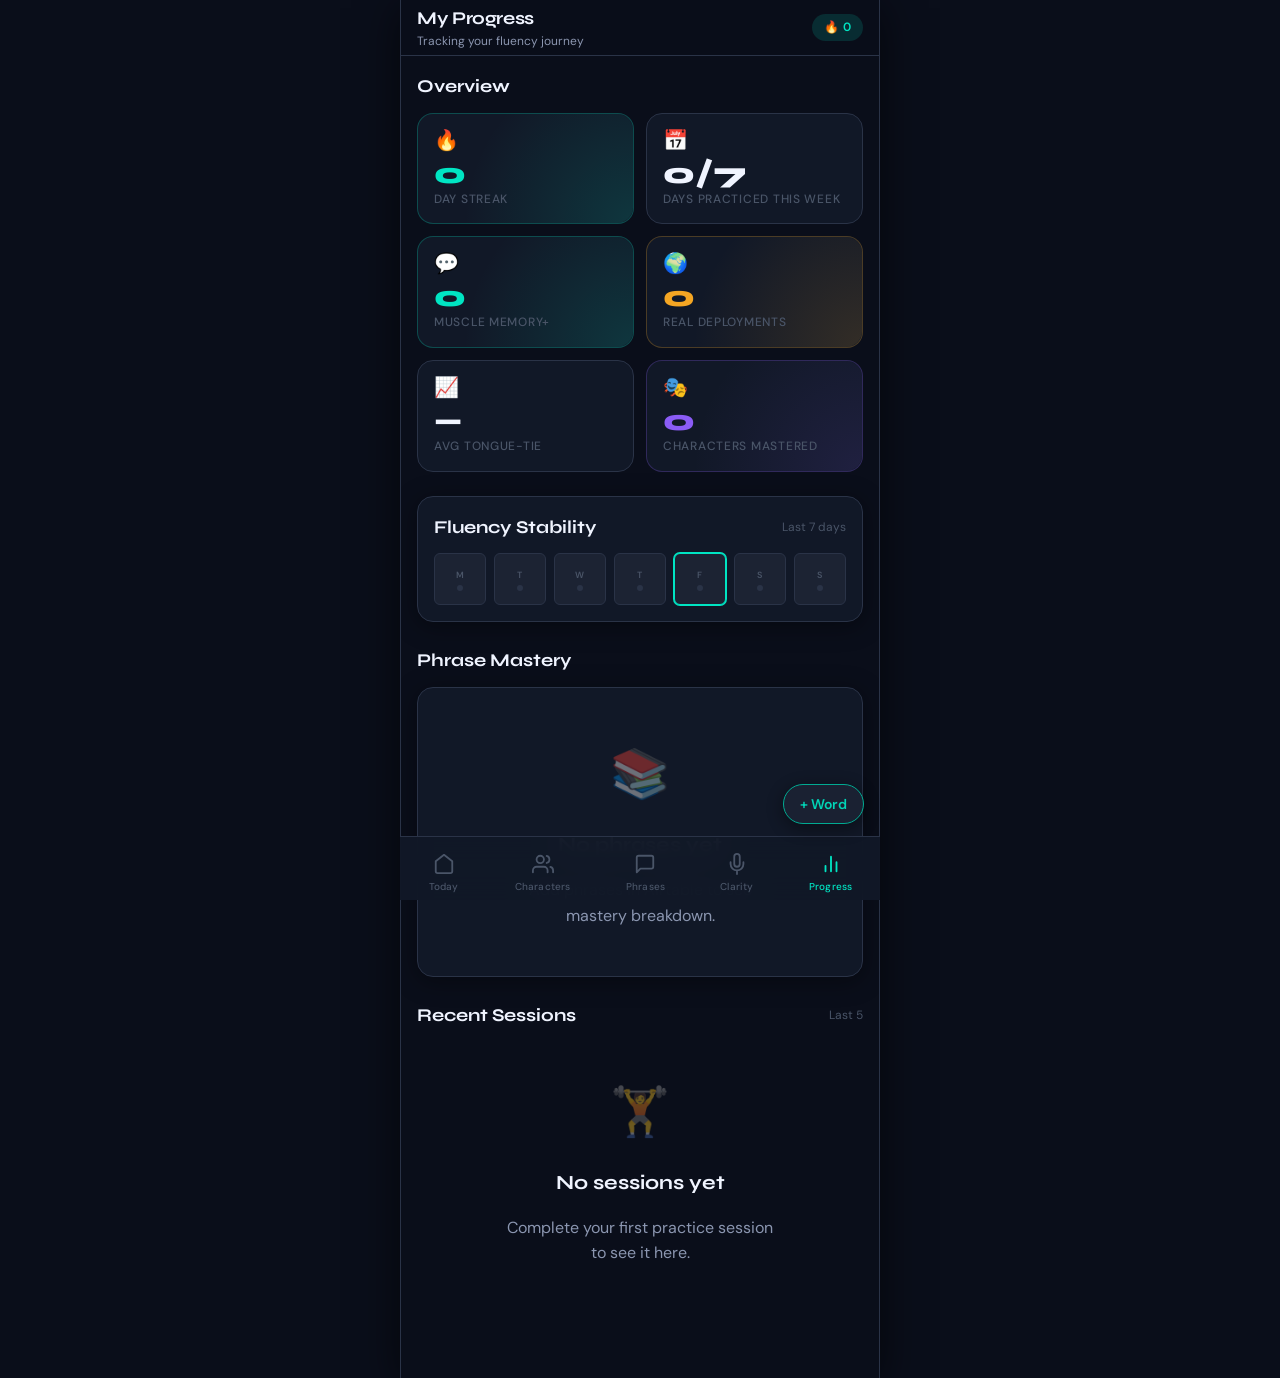
<file: progress.html>
<!DOCTYPE html>
<html lang="en">
<head>
  <meta charset="UTF-8">
  <meta name="viewport" content="width=device-width, initial-scale=1.0, viewport-fit=cover">
  <meta name="theme-color" content="#0A0E1A">
  <meta name="mobile-web-app-capable" content="yes">
  <meta name="apple-mobile-web-app-capable" content="yes">
  <meta name="apple-mobile-web-app-status-bar-style" content="black-translucent">
  <title>My Progress</title>
  <link rel="manifest" href="manifest.json">
  <link rel="icon" href="favicon.ico" type="image/x-icon">
  <link rel="stylesheet" href="design-system.css">
  <style>
    /* ── Stats grid 2×3 ── */
    .stats-grid {
      display: grid;
      grid-template-columns: 1fr 1fr;
      gap: var(--space-3);
      margin-bottom: var(--space-6);
    }

    .stat-card-progress {
      background: var(--navy-mid);
      border: 1px solid var(--navy-border);
      border-radius: var(--radius-lg);
      padding: var(--space-4);
      display: flex;
      flex-direction: column;
      gap: var(--space-1);
      position: relative;
      overflow: hidden;
    }

    .stat-card-progress::after {
      content: '';
      position: absolute;
      inset: 0;
      border-radius: inherit;
      opacity: 0;
      transition: opacity var(--transition-base);
    }

    .stat-card-progress.accent-teal {
      border-color: rgba(0,229,195,0.25);
    }
    .stat-card-progress.accent-teal::after {
      background: radial-gradient(circle at bottom right, var(--teal-glow) 0%, transparent 70%);
      opacity: 1;
    }

    .stat-card-progress.accent-amber {
      border-color: rgba(245,166,35,0.25);
    }
    .stat-card-progress.accent-amber::after {
      background: radial-gradient(circle at bottom right, var(--amber-glow) 0%, transparent 70%);
      opacity: 1;
    }

    .stat-card-progress.accent-purple {
      border-color: rgba(139,92,246,0.25);
    }
    .stat-card-progress.accent-purple::after {
      background: radial-gradient(circle at bottom right, rgba(139,92,246,0.12) 0%, transparent 70%);
      opacity: 1;
    }

    .stat-emoji {
      font-size: 20px;
      line-height: 1;
      margin-bottom: var(--space-1);
      position: relative;
      z-index: 1;
    }

    .stat-number {
      font-family: var(--font-display);
      font-size: var(--text-3xl);
      font-weight: 800;
      line-height: 1;
      color: var(--text-primary);
      font-variant-numeric: tabular-nums;
      position: relative;
      z-index: 1;
    }

    .stat-number.teal   { color: var(--teal); }
    .stat-number.amber  { color: var(--amber); }
    .stat-number.purple { color: var(--mastery-practicing); }

    .stat-desc {
      font-size: var(--text-xs);
      color: var(--text-muted);
      text-transform: uppercase;
      letter-spacing: 0.06em;
      font-weight: 500;
      line-height: 1.3;
      position: relative;
      z-index: 1;
    }

    /* ── Fluency stability calendar ── */
    .calendar-section {
      margin-bottom: var(--space-6);
    }

    .week-grid {
      display: grid;
      grid-template-columns: repeat(7, 1fr);
      gap: var(--space-2);
      margin-top: var(--space-3);
    }

    .day-block {
      aspect-ratio: 1;
      border-radius: var(--radius-sm);
      display: flex;
      flex-direction: column;
      align-items: center;
      justify-content: center;
      gap: 3px;
      position: relative;
      transition: transform var(--transition-fast);
    }

    .day-block.practiced {
      background: var(--teal-glow);
      border: 1px solid var(--teal-dim);
    }

    .day-block.practiced::before {
      content: '';
      position: absolute;
      inset: 3px;
      border-radius: 3px;
      background: var(--teal);
      opacity: 0.25;
    }

    .day-block.missed {
      background: var(--navy-light);
      border: 1px solid var(--navy-border);
    }

    .day-block.today-marker {
      border-color: var(--teal);
      box-shadow: 0 0 0 1px var(--teal);
    }

    .day-label {
      font-size: 9px;
      font-weight: 600;
      letter-spacing: 0.04em;
      text-transform: uppercase;
      color: var(--text-muted);
      position: relative;
      z-index: 1;
    }

    .day-block.practiced .day-label {
      color: var(--teal);
    }

    .day-dot {
      width: 6px;
      height: 6px;
      border-radius: 50%;
      position: relative;
      z-index: 1;
    }

    .day-block.practiced .day-dot {
      background: var(--teal);
    }

    .day-block.missed .day-dot {
      background: var(--navy-border);
    }

    /* ── Phrase mastery bar chart ── */
    .mastery-section {
      margin-bottom: var(--space-6);
    }

    .mastery-row {
      display: flex;
      align-items: center;
      gap: var(--space-3);
      padding: var(--space-2) 0;
    }

    .mastery-row + .mastery-row {
      border-top: 1px solid rgba(42, 51, 71, 0.5);
    }

    .mastery-level-name {
      font-size: var(--text-xs);
      font-weight: 500;
      color: var(--text-secondary);
      width: 90px;
      flex-shrink: 0;
    }

    .mastery-bar-track {
      flex: 1;
      height: 8px;
      background: var(--navy-border);
      border-radius: var(--radius-full);
      overflow: hidden;
      min-width: 0;
    }

    .mastery-bar-fill {
      height: 100%;
      border-radius: var(--radius-full);
      transition: width var(--transition-slow);
    }

    .mastery-count {
      font-family: var(--font-mono);
      font-size: var(--text-xs);
      color: var(--text-muted);
      width: 24px;
      text-align: right;
      flex-shrink: 0;
      font-variant-numeric: tabular-nums;
    }

    /* ── Recent sessions list ── */
    .session-card {
      background: var(--navy-mid);
      border: 1px solid var(--navy-border);
      border-radius: var(--radius-lg);
      padding: var(--space-4);
    }

    .session-card + .session-card {
      margin-top: var(--space-3);
    }

    .session-header-row {
      display: flex;
      align-items: flex-start;
      justify-content: space-between;
      margin-bottom: var(--space-3);
    }

    .session-date {
      font-size: var(--text-sm);
      font-weight: 500;
      color: var(--text-primary);
    }

    .session-duration {
      font-family: var(--font-mono);
      font-size: var(--text-xs);
      color: var(--text-muted);
      background: var(--navy-light);
      padding: var(--space-1) var(--space-2);
      border-radius: var(--radius-sm);
    }

    .score-pills {
      display: flex;
      gap: var(--space-2);
      flex-wrap: wrap;
    }

    .score-pill {
      display: flex;
      align-items: center;
      gap: var(--space-1);
      font-size: var(--text-xs);
      color: var(--text-secondary);
    }

    .score-pill-dot {
      width: 6px;
      height: 6px;
      border-radius: 50%;
      flex-shrink: 0;
    }

    .score-pill-val {
      font-family: var(--font-mono);
      font-weight: 500;
      color: var(--text-primary);
      font-variant-numeric: tabular-nums;
    }

    /* ── Skeleton rows ── */
    .skel-stat {
      height: 90px;
      border-radius: var(--radius-lg);
    }

    /* ── Trend indicator ── */
    .trend-up   { color: var(--teal); }
    .trend-down { color: var(--rose); }

    /* Tongue tie sub-label */
    .stat-sublabel {
      font-size: var(--text-xs);
      color: var(--text-muted);
      font-family: var(--font-mono);
      position: relative;
      z-index: 1;
    }
  </style>
</head>
<body>
<div class="app-shell">

  <!-- HEADER -->
  <header class="app-header">
    <div>
      <div class="header-title">My Progress</div>
      <div class="header-subtitle" id="headerSub">Tracking your fluency journey</div>
    </div>
    <div class="flex items-center gap-3">
      <span class="badge badge-teal" id="streakBadge">🔥 0</span>
    </div>
  </header>

  <!-- CONTENT -->
  <main class="app-content" id="mainContent">

    <!-- STATS GRID -->
    <section class="mb-4">
      <div class="section-header">
        <span class="section-title">Overview</span>
      </div>
      <div class="stats-grid" id="statsGrid">
        <!-- 6 skeleton cards while loading -->
        <div class="stat-card-progress skeleton skel-stat"></div>
        <div class="stat-card-progress skeleton skel-stat"></div>
        <div class="stat-card-progress skeleton skel-stat"></div>
        <div class="stat-card-progress skeleton skel-stat"></div>
        <div class="stat-card-progress skeleton skel-stat"></div>
        <div class="stat-card-progress skeleton skel-stat"></div>
      </div>
    </section>

    <!-- FLUENCY STABILITY -->
    <section class="calendar-section card">
      <div class="section-header" style="margin-bottom:0">
        <span class="section-title">Fluency Stability</span>
        <span class="body-xs text-muted">Last 7 days</span>
      </div>
      <div class="week-grid" id="weekGrid">
        <!-- Populated by JS -->
      </div>
    </section>

    <!-- PHRASE MASTERY BREAKDOWN -->
    <section class="mastery-section mt-6">
      <div class="section-header">
        <span class="section-title">Phrase Mastery</span>
      </div>
      <div class="card" id="masteryChart">
        <!-- Populated by JS -->
      </div>
    </section>

    <!-- RECENT SESSIONS -->
    <section class="mt-2">
      <div class="section-header">
        <span class="section-title">Recent Sessions</span>
        <span class="body-xs text-muted">Last 5</span>
      </div>
      <div id="recentSessions">
        <!-- Populated by JS -->
      </div>
    </section>

  </main>

  <!-- TAB BAR -->
  <div id="tabBar"></div>

</div>

<script src="app.js"></script>
<script src="airtable.js"></script>
<script>
document.addEventListener('DOMContentLoaded', async () => {

  // ── Tab bar ────────────────────────────────────────────────
  document.getElementById('tabBar').innerHTML = buildTabBar('progress');

  // ── Streak badge ───────────────────────────────────────────
  const streak = STORE.getStreak();
  document.getElementById('streakBadge').textContent = `🔥 ${streak}`;

  // ── Build week grid (independent of server data) ───────────
  buildWeekGrid([]);

  // ── Load progress data ─────────────────────────────────────
  try {
    const data = await AIRTABLE.getProgressData();
    renderStats(data.stats, streak);
    buildWeekGrid(data.sessions);
    renderMasteryChart(data.phrases);
    renderRecentSessions(data.sessions.slice(0, 5));
  } catch (err) {
    console.error(err);
    // Stats fallback
    document.getElementById('statsGrid').innerHTML = `
      <div style="grid-column:1/-1;">
        ${buildErrorHtml('Could not load progress data.', () => location.reload())}
      </div>
    `;
    showError(document.getElementById('recentSessions'), 'Could not load sessions.');
  }

  function buildErrorHtml(msg, retryFn) {
    return `
      <div class="empty-state" style="padding:2rem 0;">
        <div class="empty-icon">⚠️</div>
        <p class="body-sm text-secondary">${msg}</p>
        <button class="btn btn-secondary btn-sm mt-3" onclick="location.reload()">Try again</button>
      </div>
    `;
  }

  // ── Stats grid ─────────────────────────────────────────────
  function renderStats(stats, currentStreak) {
    if (!stats) return;

    const avgTT = stats.avgTongueTieScore;
    const ttDisplay = avgTT ? `${avgTT}` : '—';

    document.getElementById('statsGrid').innerHTML = `
      <div class="stat-card-progress accent-teal fade-in">
        <span class="stat-emoji">🔥</span>
        <span class="stat-number teal">${currentStreak}</span>
        <span class="stat-desc">Day streak</span>
      </div>

      <div class="stat-card-progress fade-in">
        <span class="stat-emoji">📅</span>
        <span class="stat-number">${stats.weeklyConsistency}</span>
        <span class="stat-desc">Days practiced this week</span>
      </div>

      <div class="stat-card-progress accent-teal fade-in">
        <span class="stat-emoji">💬</span>
        <span class="stat-number teal">${stats.phrasesAtMuscleMemory}</span>
        <span class="stat-desc">Muscle Memory+</span>
      </div>

      <div class="stat-card-progress accent-amber fade-in">
        <span class="stat-emoji">🌍</span>
        <span class="stat-number amber">${stats.totalRealDeployments}</span>
        <span class="stat-desc">Real deployments</span>
      </div>

      <div class="stat-card-progress fade-in">
        <span class="stat-emoji">📈</span>
        <span class="stat-number">${ttDisplay}</span>
        <span class="stat-desc">Avg Tongue-Tie</span>
        ${avgTT ? `<span class="stat-sublabel">out of 10</span>` : ''}
      </div>

      <div class="stat-card-progress accent-purple fade-in">
        <span class="stat-emoji">🎭</span>
        <span class="stat-number purple">${stats.charactersMastered}</span>
        <span class="stat-desc">Characters mastered</span>
      </div>
    `;
  }

  // ── Week grid ──────────────────────────────────────────────
  function buildWeekGrid(sessions) {
    const days = ['M', 'T', 'W', 'T', 'F', 'S', 'S'];
    const today = new Date();
    // Build the Mon–Sun week containing today
    const todayDow = today.getDay(); // 0=Sun
    const mondayOffset = todayDow === 0 ? -6 : 1 - todayDow;
    const weekDates = Array.from({ length: 7 }, (_, i) => {
      const d = new Date(today);
      d.setDate(today.getDate() + mondayOffset + i);
      return d;
    });

    // Build a set of practiced date strings
    const practicedSet = new Set(
      (sessions || []).map(s => s.fields?.['Date']).filter(Boolean)
    );

    const todayStr = today.toISOString().split('T')[0];

    const html = weekDates.map((d, i) => {
      const dStr = d.toISOString().split('T')[0];
      const practiced = practicedSet.has(dStr);
      const isToday   = dStr === todayStr;
      const isPast    = d < today && !isToday;

      let cls = practiced ? 'practiced' : 'missed';
      if (!isPast && !isToday) cls = 'missed'; // future = empty
      if (isToday) cls += ' today-marker';

      return `
        <div class="day-block ${cls}" title="${dStr}">
          <span class="day-label">${days[i]}</span>
          <div class="day-dot"></div>
        </div>
      `;
    }).join('');

    document.getElementById('weekGrid').innerHTML = html;
  }

  // ── Mastery bar chart ──────────────────────────────────────
  function renderMasteryChart(phrases) {
    const masteryLevels = [
      { name: 'New',           key: 'New',           color: 'var(--mastery-new)' },
      { name: 'Learning',      key: 'Learning',      color: 'var(--mastery-learning)' },
      { name: 'Practicing',    key: 'Practicing',    color: 'var(--mastery-practicing)' },
      { name: 'Deployed',      key: 'Deployed',      color: 'var(--mastery-deployed)' },
      { name: 'Muscle Memory', key: 'Muscle Memory', color: 'var(--mastery-muscle)' },
      { name: 'Signature',     key: 'Signature Move',color: 'var(--mastery-signature)' },
    ];

    const container = document.getElementById('masteryChart');

    if (!phrases || phrases.length === 0) {
      container.innerHTML = `
        <div class="empty-state" style="padding:2rem 0;">
          <div class="empty-icon">📚</div>
          <p class="empty-title">No phrases yet</p>
          <p class="empty-description">Add phrases in Airtable to see mastery breakdown.</p>
        </div>
      `;
      return;
    }

    // Count per level
    const counts = {};
    masteryLevels.forEach(l => { counts[l.key] = 0; });
    phrases.forEach(p => {
      const lvl = p.fields?.['Mastery Level'];
      if (lvl && counts[lvl] !== undefined) counts[lvl]++;
    });

    const maxCount = Math.max(...Object.values(counts), 1);

    container.innerHTML = masteryLevels.map(level => {
      const count = counts[level.key];
      const pct   = Math.round((count / maxCount) * 100);
      return `
        <div class="mastery-row">
          <span class="mastery-level-name" style="color:${level.color}">${level.name}</span>
          <div class="mastery-bar-track">
            <div class="mastery-bar-fill" style="width:${pct}%;background:${level.color};"></div>
          </div>
          <span class="mastery-count">${count}</span>
        </div>
      `;
    }).join('');
  }

  // ── Recent sessions ────────────────────────────────────────
  function renderRecentSessions(sessions) {
    const container = document.getElementById('recentSessions');

    if (!sessions || sessions.length === 0) {
      container.innerHTML = `
        <div class="empty-state" style="padding:2rem 0;">
          <div class="empty-icon">🏋️</div>
          <p class="empty-title">No sessions yet</p>
          <p class="empty-description">Complete your first practice session to see it here.</p>
        </div>
      `;
      return;
    }

    container.innerHTML = sessions.map(s => {
      const f = s.fields || {};
      const dateStr = f['Date']
        ? new Date(f['Date']).toLocaleDateString('en-IN', { weekday: 'short', day: 'numeric', month: 'short' })
        : '—';

      const confidence  = f['Confidence Score']  ?? f['Confidence']  ?? null;
      const coherence   = f['Coherence Score']   ?? f['Coherence']   ?? null;
      // Stored as a 0-100 percentage; shown on the same /10 scale as Confidence and Coherence
      const rawMatch    = f['Character Match %'] ?? f['Character Match'] ?? null;
      const charMatch   = rawMatch !== null ? Math.round(rawMatch / 10) : null;
      const duration    = f['Duration Minutes']  ?? f['Duration (mins)'] ?? f['Duration'] ?? null;

      const scores = [
        confidence !== null ? { label: 'Confidence',  val: confidence,  color: 'var(--teal)' }             : null,
        coherence  !== null ? { label: 'Coherence',   val: coherence,   color: 'var(--mastery-learning)' } : null,
        charMatch  !== null ? { label: 'Character',   val: charMatch, color: 'var(--mastery-signature)' } : null,
      ].filter(Boolean);

      return `
        <div class="session-card fade-in">
          <div class="session-header-row">
            <div>
              <div class="session-date">${dateStr}</div>
              ${f['Time of Day'] ? `<div class="body-xs text-muted mt-1">${f['Time of Day']}</div>` : ''}
            </div>
            ${duration !== null ? `<span class="session-duration">${duration} min</span>` : ''}
          </div>
          ${scores.length > 0 ? `
            <div class="score-pills">
              ${scores.map(sc => `
                <div class="score-pill">
                  <div class="score-pill-dot" style="background:${sc.color}"></div>
                  <span>${sc.label}</span>
                  <span class="score-pill-val">${sc.val}</span>
                </div>
              `).join('')}
            </div>
          ` : '<p class="body-xs text-muted">Session recorded</p>'}
        </div>
      `;
    }).join('');
  }

});
</script>
</body>
</html>
</file>
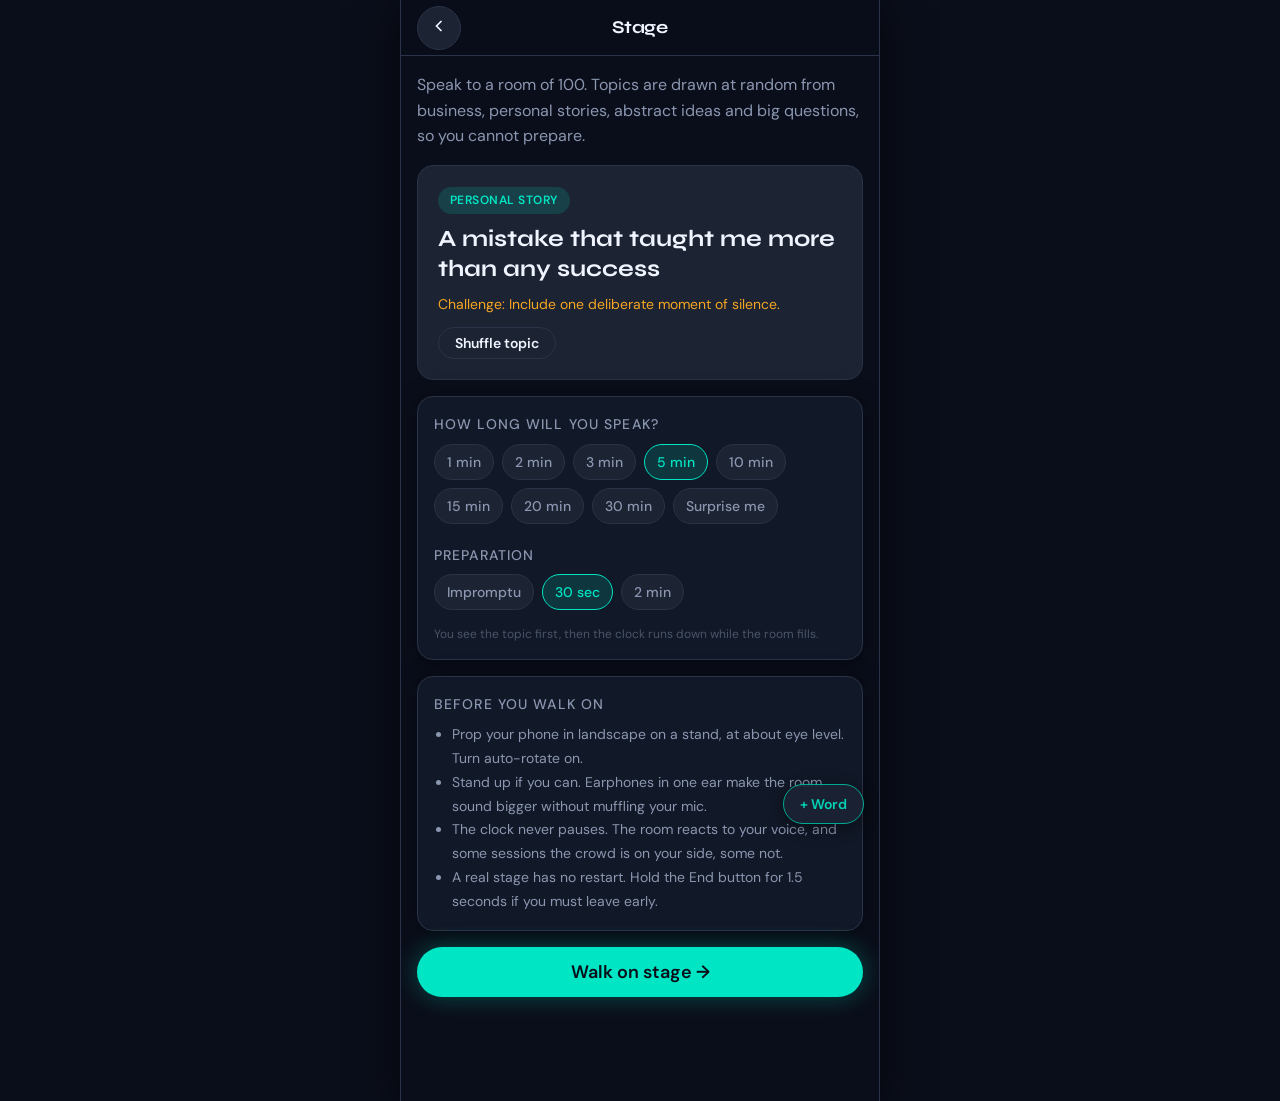
<file: stage.html>
<!DOCTYPE html>
<html lang="en">
<head>
  <meta charset="UTF-8">
  <meta name="viewport" content="width=device-width, initial-scale=1.0, viewport-fit=cover">
  <meta name="theme-color" content="#0A0E1A">
  <meta name="mobile-web-app-capable" content="yes">
  <meta name="apple-mobile-web-app-capable" content="yes">
  <title>Stage · Fluency Lab</title>
  <link rel="manifest" href="manifest.json">
  <link rel="icon" href="favicon.ico" type="image/x-icon">
  <link rel="stylesheet" href="design-system.css">
  <style>
    #stageRoot { position: fixed; inset: 0; background: #000; z-index: 500; touch-action: none; user-select: none; -webkit-user-select: none; }
    #stageRoot[hidden] { display: none; }
    #stageCanvas { width: 100%; height: 100%; display: block; }
    .st-note {
      position: absolute; left: 50%; top: 14px; transform: translateX(-50%);
      max-width: 80%; text-align: center; padding: 8px 16px; border-radius: 999px;
      background: rgba(10,14,26,0.72); color: #F0F4FF; font-size: 14px; line-height: 1.35;
      backdrop-filter: blur(6px); opacity: 0; transition: opacity .4s; pointer-events: none;
    }
    .st-note.show { opacity: 1; }
    .st-end {
      position: absolute; left: 12px; top: 12px; width: 92px; height: 34px; border-radius: 999px; overflow: hidden;
      background: rgba(10,14,26,0.6); border: 1px solid rgba(255,255,255,0.18); color: #cdd5ea; font-size: 11px;
      display: flex; align-items: center; justify-content: center; letter-spacing: .02em;
    }
    .st-end .fill { position: absolute; inset: 0; width: 0%; background: rgba(255,77,109,0.55); }
    .st-end span { position: relative; }
    .st-done {
      position: absolute; right: 12px; bottom: 12px; padding: 10px 18px; border-radius: 999px;
      background: var(--teal); color: #0A0E1A; font-weight: 700; font-size: 14px; border: none;
    }
    .st-prep {
      position: absolute; inset: 0; display: flex; align-items: center; justify-content: center;
      background: rgba(5,8,16,0.62); padding: 24px;
    }
    .st-prep[hidden] { display: none; }
    .st-prep .box { max-width: 640px; text-align: center; color: #F0F4FF; }
    .st-prep .tp { font-family: var(--font-display); font-size: clamp(20px, 4.4vw, 34px); font-weight: 700; line-height: 1.25; margin: 8px 0; }
    .st-prep .tw { color: var(--amber); font-size: 15px; margin-top: 6px; }
    .st-prep .cd { font-size: 44px; font-weight: 700; margin-top: 12px; font-variant-numeric: tabular-nums; color: var(--teal); }
    #rotateHint {
      display: none; position: absolute; inset: 0; background: rgba(5,8,16,0.92); color: #F0F4FF;
      align-items: center; justify-content: center; text-align: center; padding: 30px; font-size: 18px; z-index: 5;
    }
    @media (orientation: portrait) { #rotateHint.armed { display: flex; } }
    .topic-card { border-radius: var(--radius-lg); padding: var(--space-5); background: var(--navy-light); border: 1px solid var(--navy-border); }
    .topic-text { font-family: var(--font-display); font-size: 1.45rem; font-weight: 700; line-height: 1.3; margin: 10px 0; }
    .bars { display: flex; align-items: flex-end; gap: 6px; height: 90px; }
    .bars div { flex: 1; background: var(--teal-dim); border-radius: 4px 4px 0 0; position: relative; min-width: 14px; }
    .bars div span { position: absolute; top: -16px; left: 0; right: 0; text-align: center; font-size: 10px; color: var(--text-secondary); }
    .stat-grid { display: grid; grid-template-columns: 1fr 1fr 1fr; gap: var(--space-3); }
    .stat-grid .card { text-align: center; padding: var(--space-3); }
    .stat-grid .n { font-size: 1.4rem; font-weight: 700; }
    .coach p { margin: 0 0 12px; line-height: 1.6; }
    .coach b { color: var(--teal); font-size: 11px; letter-spacing: .08em; text-transform: uppercase; display: block; margin-bottom: 2px; }
    details summary { cursor: pointer; color: var(--text-secondary); font-size: var(--text-sm); }
    .transcript { white-space: pre-wrap; font-size: var(--text-sm); line-height: 1.7; color: var(--text-secondary); margin-top: 10px; }
  </style>
</head>
<body>
<div class="app-shell">
  <header class="app-header">
    <button class="btn-icon btn-secondary" id="backBtn" aria-label="Back">
      <svg width="20" height="20" viewBox="0 0 24 24" fill="none" stroke="currentColor" stroke-width="2"><polyline points="15 18 9 12 15 6"/></svg>
    </button>
    <div class="header-title" id="headerTitle">Stage</div>
    <div style="width:44px;"></div>
  </header>
  <main class="app-content" id="view"></main>
  <div id="tabBar"></div>
</div>

<div id="stageRoot" hidden>
  <canvas id="stageCanvas"></canvas>
  <div class="st-note" id="stNote"></div>
  <div class="st-end" id="stEnd"><div class="fill" id="stEndFill"></div><span>Hold to end</span></div>
  <button class="st-done" id="stDone" hidden>Done answering</button>
  <div class="st-prep" id="stPrep" hidden><div class="box" id="stPrepBox"></div></div>
  <div id="rotateHint">Rotate your phone to landscape and rest it on a stand. The stage is built for a wide view.</div>
</div>

<script src="app.js"></script>
<script src="airtable.js"></script>
<script src="stage-content.js"></script>
<script src="stage-audio.js"></script>
<script src="stage-scene.js"></script>
<script>
/* ============================================
   STAGE: topic generator + public speaking simulator
   home -> prep -> host intro -> talk -> close -> (Q&A) -> review
   ============================================ */

const $ = (id) => document.getElementById(id);
const esc = (s) => String(s ?? '').replace(/[&<>"']/g, c => ({ '&': '&amp;', '<': '&lt;', '>': '&gt;', '"': '&quot;', "'": '&#39;' }[c]));
const sleep = (ms) => new Promise(r => setTimeout(r, ms));
const clamp = (x, a = 0, b = 1) => Math.max(a, Math.min(b, x));
const mmss = (s) => `${Math.floor(s / 60)}:${String(Math.round(s % 60)).padStart(2, '0')}`;
const view = (h) => { $('view').innerHTML = h; window.scrollTo(0, 0); };

const cfg = { topic: null, dur: 5, surprise: false, prep: 30 };   // prep: seconds, or 'impromptu'
let backFn = () => NAV.go('index.html');
let T = null;            // current talk
let audio = null, scene = null, stream = null, analyser = null, rec = null, wakeLock = null;
let loops = [];

const MOOD_BASE = { supportive: 0.75, neutral: 0.55, tough: 0.38 };

// ─── HOME / TOPIC GENERATOR ──────────────────
function chip(label, active, attr) {
  return `<button class="chip ${active ? 'active' : ''}" ${attr}>${label}</button>`;
}

function renderHome() {
  $('headerTitle').textContent = 'Stage';
  backFn = () => NAV.go('index.html');
  if (!cfg.topic) cfg.topic = STAGE.pickTopic();
  const t = cfg.topic;

  view(`
    <p class="body-md text-secondary mb-4">Speak to a room of 100. Topics are drawn at random from business, personal stories, abstract ideas and big questions, so you cannot prepare.</p>

    <div class="topic-card mb-4">
      <span class="badge badge-teal">${esc(t.genreLabel)}</span>
      <div class="topic-text">${esc(t.topic)}</div>
      ${t.twist ? `<div class="body-sm" style="color:var(--amber);">Challenge: ${esc(t.twist)}</div>` : ''}
      <button class="btn btn-secondary btn-sm mt-3" id="shuffle">Shuffle topic</button>
    </div>

    <div class="card mb-4">
      <div class="subheading mb-2">How long will you speak?</div>
      <div class="chip-group" style="flex-wrap:wrap;">
        ${STAGE.DURATIONS.map(d => chip(`${d} min`, !cfg.surprise && cfg.dur === d, `data-dur="${d}"`)).join('')}
        ${chip('Surprise me', cfg.surprise, 'data-dur="surprise"')}
      </div>
      <div class="subheading mt-4 mb-2">Preparation</div>
      <div class="chip-group" style="flex-wrap:wrap;">
        ${chip('Impromptu', cfg.prep === 'impromptu', 'data-prep="impromptu"')}
        ${chip('30 sec', cfg.prep === 30, 'data-prep="30"')}
        ${chip('2 min', cfg.prep === 120, 'data-prep="120"')}
      </div>
      <p class="body-xs text-muted mt-3">${cfg.prep === 'impromptu'
        ? 'Impromptu: you will only hear the topic when the host announces it. Ten seconds to breathe, then you are on.'
        : 'You see the topic first, then the clock runs down while the room fills.'}</p>
    </div>

    <div class="card mb-4">
      <div class="subheading mb-2">Before you walk on</div>
      <ul class="tip-list">
        <li>Prop your phone in landscape on a stand, at about eye level. Turn auto-rotate on.</li>
        <li>Stand up if you can. Earphones in one ear make the room sound bigger without muffling your mic.</li>
        <li>The clock never pauses. The room reacts to your voice, and some sessions the crowd is on your side, some not.</li>
        <li>A real stage has no restart. Hold the End button for 1.5 seconds if you must leave early.</li>
      </ul>
    </div>

    <button class="btn btn-primary btn-lg" id="walkOn">Walk on stage →</button>

    <section class="mt-6" id="recent"></section>
  `);

  $('shuffle').onclick = () => { cfg.topic = STAGE.pickTopic(); renderHome(); };
  document.querySelectorAll('[data-dur]').forEach(b => b.onclick = () => {
    if (b.dataset.dur === 'surprise') cfg.surprise = true; else { cfg.surprise = false; cfg.dur = parseInt(b.dataset.dur); }
    renderHome();
  });
  document.querySelectorAll('[data-prep]').forEach(b => b.onclick = () => {
    cfg.prep = b.dataset.prep === 'impromptu' ? 'impromptu' : parseInt(b.dataset.prep);
    renderHome();
  });
  $('walkOn').onclick = walkOn;
  loadRecent();
}

async function loadRecent() {
  try {
    const d = await AIRTABLE.fetch('Stage Talks', { 'sort[0][field]': 'Date', 'sort[0][direction]': 'desc', 'maxRecords': 4 });
    const el = $('recent');
    if (!el || !d.records.length) return;
    el.innerHTML = `<div class="section-header"><span class="section-title">Recent talks</span></div><div class="card">${
      d.records.map(r => {
        const f = r.fields;
        return `<div style="padding:6px 0;"><div class="body-sm">${esc(f['Topic'] || '')}</div>
          <div class="body-xs text-muted">${esc(f['Date'] || '')} · ${mmss(f['Actual Seconds'] || 0)} of ${f['Target Minutes'] || '?'} min · ${f['Words Per Minute'] || '?'} wpm · ${f['Filler Count'] ?? '?'} fillers</div></div>`;
      }).join('')}</div>`;
  } catch {}
}

// Keep a few AI-written topics in reserve so the bank never feels repetitive
async function topUpTopics() {
  if (STORE.get('stageFresh', []).length >= 4) return;
  try {
    const raw = await WORKERS.callClaude(
      'Write 8 fresh, specific public speaking topics for an adult practising impromptu talks: two each for genres "pro" (workplace and leadership), "story" (personal experience prompts), "abstract" (odd thought-provoking questions) and "society" (big ideas and issues). Avoid cliches and avoid anything about stage fright. Return JSON only: {"topics":[{"t":"topic text under 14 words","g":"pro|story|abstract|society"}]}',
      'You write sharp, varied speaking prompts. Respond with valid JSON only.');
    const list = raw?.topics;
    if (Array.isArray(list)) {
      const ok = list.filter(x => x && typeof x.t === 'string' && x.t.length < 120);
      STORE.set('stageFresh', [...STORE.get('stageFresh', []), ...ok].slice(0, 16));
    }
  } catch {}
}

// ─── STAGE HELPERS ───────────────────────────
function note(text, ms = 4500) {
  const n = $('stNote');
  n.textContent = text; n.classList.add('show');
  clearTimeout(note._t);
  if (ms) note._t = setTimeout(() => n.classList.remove('show'), ms);
}

async function enterStage() {
  const root = $('stageRoot');
  root.hidden = false;
  $('rotateHint').classList.add('armed');
  history.pushState({ stage: 1 }, '');
  try { await root.requestFullscreen({ navigationUI: 'hide' }); } catch {}
  try { await screen.orientation.lock('landscape'); } catch {}
  try { wakeLock = await navigator.wakeLock.request('screen'); } catch {}
}

function leaveStage() {
  try { screen.orientation.unlock(); } catch {}
  if (document.fullscreenElement) document.exitFullscreen().catch(() => {});
  try { wakeLock && wakeLock.release(); } catch {}
  wakeLock = null;
  $('stageRoot').hidden = true;
  $('rotateHint').classList.remove('armed');
}

function fitCanvas() {
  const c = $('stageCanvas');
  const w = window.innerWidth, h = window.innerHeight;
  if (scene) scene.resize(w, h, window.devicePixelRatio || 1);
}
window.addEventListener('resize', () => { if (scene) fitCanvas(); });
window.addEventListener('popstate', () => { if (T && !T.over) { history.pushState({ stage: 1 }, ''); note('Hold the End button to leave the stage.'); } });

// Segment recorder: restarts every few minutes so each file is a valid, small clip
class TalkRecorder {
  constructor(stream, segMs = 240000) { this.stream = stream; this.segMs = segMs; this.segments = []; this.kind = 'talk'; }
  start(kind) { this.kind = kind; this._begin(); }
  _begin() {
    const mime = ['audio/webm;codecs=opus', 'audio/webm', 'audio/ogg;codecs=opus'].find(t => MediaRecorder.isTypeSupported(t)) || '';
    const chunks = [], kind = this.kind, start = Date.now();
    const r = new MediaRecorder(this.stream, mime ? { mimeType: mime, audioBitsPerSecond: 24000 } : { audioBitsPerSecond: 24000 });
    this.rec = r;
    r.ondataavailable = (e) => { if (e.data.size) chunks.push(e.data); };
    r.onstop = () => {
      this.segments.push({ blob: new Blob(chunks, { type: mime || 'audio/webm' }), kind, start, end: Date.now() });
      if (this._restart) { this._restart = false; this._begin(); }
      else if (this._done) { const d = this._done; this._done = null; d(); }
    };
    r.start(1000);
    clearTimeout(this.timer);
    this.timer = setTimeout(() => { this._restart = true; if (r.state !== 'inactive') r.stop(); }, this.segMs);
  }
  stop() {
    return new Promise((res) => {
      clearTimeout(this.timer);
      this._restart = false;
      if (!this.rec || this.rec.state === 'inactive') { res(); return; }
      this._done = res;
      this.rec.stop();
    });
  }
}

function clearLoops() { loops.forEach(clearInterval); loops = []; }

// ─── WALK ON ─────────────────────────────────
async function walkOn() {
  const total = (cfg.surprise ? STAGE.randomDuration() : cfg.dur) * 60;
  T = {
    topic: cfg.topic.topic, genre: cfg.topic.genreLabel, twist: cfg.topic.twist,
    total, targetMin: total / 60,
    mood: STAGE.MOODS[Math.floor(Math.random() * STAGE.MOODS.length)],
    seed: Math.floor(Math.random() * 1e9),
    impromptu: cfg.prep === 'impromptu',
    phase: 'prep', over: false, reason: null,
    speak: [], rms: [], attn: [], did: {}, lastDistraction: 0, lastLaugh: 0, lastClap: 0, lastAwkward: 0,
    qa: null, interrupted: false,
  };

  // These need the tap gesture, so start them first
  const fs = enterStage();
  audio = new StageAudio();
  try { await audio.init(); } catch { TOAST.error('Audio could not start.'); abortStage(); return; }
  try {
    stream = await navigator.mediaDevices.getUserMedia({ audio: { echoCancellation: true, noiseSuppression: true, autoGainControl: false } });
  } catch {
    TOAST.error('Microphone access is needed for the stage. Allow it and try again.');
    abortStage(); return;
  }
  await fs;

  const src = audio.ctx.createMediaStreamSource(stream);
  analyser = audio.ctx.createAnalyser(); analyser.fftSize = 1024;
  src.connect(analyser);
  rec = new TalkRecorder(stream);

  try { await StageScene.loadPhotos('stage-assets/'); } catch (e) { console.warn('crowd photos unavailable, using drawn crowd'); }
  scene = new StageScene($('stageCanvas'), { mood: T.mood, seed: T.seed });
  fitCanvas();
  scene.setMode('prep');
  scene.setMonitor({ elapsed: 0, total: T.total, label: 'READY', state: 'ok', topic: T.impromptu ? '' : T.topic });
  scene.start();
  audio.setCrowdLevel(0.55);

  startLevelLoop();
  document.addEventListener('visibilitychange', onVisibility);
  bindEndHold();

  try {
    await runPrep();
    await runIntro();
    await runTalk();
    await runClose();
    if (T.qa) await runQA();
  } catch (e) { console.error('Stage error', e); }
  await finishStage();
}

function abortStage() {
  clearLoops(); leaveStage();
  try { audio && audio.close(); } catch {}
  if (stream) stream.getTracks().forEach(t => t.stop());
  stream = null; T = null; scene && scene.stop(); scene = null;
}

// ─── PREP ────────────────────────────────────
function runPrep() {
  const secs = T.impromptu ? 10 : cfg.prep;
  return new Promise((resolve) => {
    const box = $('stPrepBox');
    $('stPrep').hidden = false;
    let left = secs;
    const draw = () => {
      box.innerHTML = T.impromptu
        ? `<div class="body-md" style="opacity:.8">IMPROMPTU</div><div class="tp">The host will announce your topic.</div><div class="body-sm" style="opacity:.8">Breathe. Plant your feet. Whatever comes, begin with a sentence you can finish.</div><div class="cd">${left}</div>`
        : `<div class="body-md" style="opacity:.8">${esc(cfg.topic.genreLabel).toUpperCase()} · ${T.targetMin} MIN</div><div class="tp">${esc(T.topic)}</div>${T.twist ? `<div class="tw">Challenge: ${esc(T.twist)}</div>` : ''}<div class="cd">${left}</div>`;
      box.insertAdjacentHTML('beforeend', `<button class="btn btn-secondary btn-sm" id="skipPrep" style="margin-top:14px;">I am ready</button>`);
      $('skipPrep').onclick = finish;
    };
    const finish = () => { clearInterval(iv); $('stPrep').hidden = true; resolve(); };
    draw();
    const iv = setInterval(() => { left--; if (left <= 0) finish(); else draw(); }, 1000);
  });
}

// ─── HOST INTRO ──────────────────────────────
async function runIntro() {
  T.phase = 'intro';
  scene.setMode('intro');
  scene.setMonitor({ elapsed: 0, total: T.total, label: 'READY', state: 'ok', topic: T.topic });
  audio.setCrowdLevel(0.38);
  await sleep(1800);
  audio.setCrowdLevel(0.12); scene.trigger('settle');
  await sleep(900);
  audio.setCrowdLevel(0.04);
  await audio.speak(STAGE.introLine(T.topic, T.mood), { kind: 'host' });
  clap(3.5);
  await sleep(2600);
  audio.gong();
  scene.setMode('talk');
  note(T.twist ? `Your time starts now. Challenge: ${T.twist}` : 'Your time starts now.', 6000);
}

function clap(seconds, ovation = false) {
  audio.applause(seconds);
  scene.trigger('clapStart');
  if (ovation) scene.trigger('standOvation');
  setTimeout(() => { if (scene) scene.trigger('clapStop'); }, seconds * 1000 - 800);
}

// ─── LEVEL, ATTENTION, EVENTS ────────────────
const S = { rmsS: 0, floor: 0.01, silRun: 0, spkRun: 0, A: 0.5, recent: [], buf: null, speaking: false };

function startLevelLoop() {
  S.buf = new Float32Array(analyser.fftSize);
  S.A = MOOD_BASE[T.mood];
  S.floor = 0.01; S.recent = []; S.silRun = 0;
  loops.push(setInterval(tick100, 100));
}

function tick100() {
  if (!analyser) return;
  analyser.getFloatTimeDomainData(S.buf);
  let sum = 0;
  for (let i = 0; i < S.buf.length; i++) sum += S.buf[i] * S.buf[i];
  const rms = Math.sqrt(sum / S.buf.length);
  S.rmsS = S.rmsS * 0.55 + rms * 0.45;
  if (S.rmsS < S.floor) S.floor = S.rmsS * 0.5 + S.floor * 0.5; else S.floor += (S.rmsS - S.floor) * 0.0015;
  const speaking = (T.phase === 'talk' || T.phase === 'qa') && S.rmsS > Math.max(0.02, S.floor * 2.6);
  S.speaking = speaking;
  scene && scene.setVoice(clamp((S.rmsS - S.floor) / 0.12));

  if (T.phase !== 'talk' && T.phase !== 'qa') return;

  if (T.phase === 'talk') { T.speak.push(speaking ? 1 : 0); T.rms.push(rms); }
  S.recent.push(rms); if (S.recent.length > 60) S.recent.shift();
  if (speaking) { S.silRun = 0; S.spkRun++; } else { S.silRun++; S.spkRun = 0; }

  // How energetic have the last 6 seconds been (coefficient of variation of level)?
  let cov = 0;
  if (S.recent.length > 20) {
    const m = S.recent.reduce((a, b) => a + b, 0) / S.recent.length;
    const v = S.recent.reduce((a, b) => a + (b - m) * (b - m), 0) / S.recent.length;
    cov = m > 0.005 ? Math.sqrt(v) / m : 0;
  }
  S.dyn = clamp((cov - 0.35) / 0.6);
  const B = MOOD_BASE[T.mood];
  if (speaking || S.silRun < 15) {
    const target = clamp(B + 0.18 + 0.3 * S.dyn);
    S.A += (target - S.A) * 0.012;
  } else if (S.silRun >= 30) {
    S.A -= 0.007;
  }
  S.A = clamp(S.A, 0.05, 1);
  scene && scene.setAttention(S.A);
}

function monitorTick() {
  if (!T || T.phase !== 'talk') return;
  const el = (Date.now() - T.talkStart) / 1000;
  const rem = T.total - el;
  let label = el < T.total * 0.15 ? 'OPEN' : el < T.total * 0.85 ? 'BODY' : 'CLOSE';
  if (T.total >= 300 && rem <= 120) label = 'WRAP UP';
  const warn = T.total <= 60 ? 15 : 60, crit = T.total <= 60 ? 5 : 15;
  const state = rem <= crit ? 'red' : rem <= warn ? 'amber' : 'ok';
  scene.setMonitor({ elapsed: el, total: T.total, label, state, topic: T.topic });
  if (rem <= 0) endTalk('time');
}

function pickDistraction() {
  const r = Math.random();
  const x = scene.pickX(), pan = x * 2 - 1;
  if (r < 0.34) { audio.cough(pan); scene.trigger('cough', { x }); }
  else if (r < 0.44) { audio.throatClear(pan); scene.trigger('throatClear', { x }); }
  else if (r < 0.58) { audio.chair(pan); scene.trigger('shift', { x }); }
  else if (r < 0.68) { audio.phoneBuzz(pan); scene.trigger('phone', { x }); }
  else if (r < 0.84) { audio.whisper(pan); scene.trigger('whisper', { x }); }
  else if (r < 0.94) { scene.trigger('shift', { x }); }
  else { scene.trigger('phone', { x }); }
}

function eventTick() {
  if (!T || T.phase !== 'talk') return;
  const el = (Date.now() - T.talkStart) / 1000;
  T.attn.push(Math.round(S.A * 100) / 100);
  const A = S.A, sil = S.silRun / 10, mood = T.mood;

  // Crowd chatter follows attention; silence makes the room restless
  const speakingCap = S.speaking ? 0.12 : 0.6;
  audio.setCrowdLevel(Math.min(speakingCap, 0.04 + (1 - A) * 0.2 + (sil > 5 ? 0.18 : 0)));

  if (el < 12) return;

  const base = { supportive: 0.018, neutral: 0.03, tough: 0.05 }[mood];
  const p = base * (1 + (1 - A) * 3) + (sil > 6 ? 0.12 : 0);
  if (el - T.lastDistraction > 6 && Math.random() < p) { pickDistraction(); T.lastDistraction = el; }

  if (sil > 9 && el - T.lastAwkward > 8) {
    T.lastAwkward = el;
    const x = scene.pickX(); audio.whisper(x * 2 - 1); scene.trigger('whisper', { x });
    setTimeout(() => { const y = scene.pickX(); audio.chair(y * 2 - 1); scene.trigger('shift', { x: y }); }, 1400);
  }

  if (!T.did.late && T.total >= 180 && el > T.total * 0.2 && el < T.total * 0.7 && Math.random() < 0.02) {
    T.did.late = true; audio.door(); audio.footsteps(5); scene.trigger('lateComer');
  }
  if (!T.did.ring && mood !== 'supportive' && el > 30 && Math.random() < 0.004) {
    T.did.ring = true; const x = scene.pickX(); audio.phoneRing(x * 2 - 1); scene.trigger('phoneRing', { x });
  }
  if (!T.did.out && mood === 'tough' && A < 0.4 && el > 40 && Math.random() < 0.02) {
    T.did.out = true; scene.trigger('walkOut'); setTimeout(() => audio.door(), 3500);
  }
  if (mood !== 'tough' && A > 0.75 && S.dyn > 0.5 && el - T.lastLaugh > 90 && Math.random() < 0.03) {
    T.lastLaugh = el; audio.laugh(0.6); scene.trigger('laugh');
  }
  if (T.total >= 300 && A > 0.85 && el > T.total * 0.2 && el < T.total * 0.9 && el - T.lastClap > 240 && Math.random() < 0.02) {
    T.lastClap = el; clap(3);
  }
}

// ─── THE TALK ────────────────────────────────
function runTalk() {
  T.phase = 'talk';
  T.talkStart = Date.now();
  rec.start('talk');
  loops.push(setInterval(monitorTick, 250));
  loops.push(setInterval(eventTick, 1000));
  return new Promise((resolve) => { T.endResolve = resolve; });
}

function endTalk(reason) {
  if (!T || T.phase !== 'talk') return;
  T.reason = reason;
  T.talkEnd = Date.now();
  T.actualSec = (T.talkEnd - T.talkStart) / 1000;
  T.phase = 'closing';
  const r = T.endResolve; T.endResolve = null;
  r && r();
}

function bindEndHold() {
  const el = $('stEnd'), fill = $('stEndFill');
  let t = null;
  const stop = () => { clearTimeout(t); fill.style.transition = 'width .2s'; fill.style.width = '0%'; };
  el.onpointerdown = () => {
    fill.style.transition = 'width 1.5s linear'; fill.style.width = '100%';
    t = setTimeout(() => { stop(); if (T && T.phase === 'talk') endTalk('early'); else if (T && T.phase === 'qa') T.qaDone && T.qaDone(); }, 1500);
  };
  el.onpointerup = el.onpointerleave = el.onpointercancel = stop;
}

let hiddenAt = 0;
function onVisibility() {
  if (!T || T.over) return;
  if (document.hidden) { hiddenAt = Date.now(); return; }
  if (hiddenAt && Date.now() - hiddenAt > 8000 && T.phase === 'talk') { T.interrupted = true; endTalk('interrupted'); }
  hiddenAt = 0;
  if (!wakeLock) navigator.wakeLock?.request('screen').then(w => { wakeLock = w; }).catch(() => {});
  audio && audio.ctx && audio.ctx.resume();
}

// ─── CLOSING ─────────────────────────────────
async function runClose() {
  await rec.stop();
  const avg = T.attn.length ? T.attn.reduce((a, b) => a + b, 0) / T.attn.length : S.A;
  T.avgAttention = avg;
  scene.setMode('applause');
  audio.setCrowdLevel(0.03);
  if (T.reason === 'interrupted') return;

  const quick = T.reason === 'early' && T.actualSec < 45;
  const secs = T.mood === 'tough' && avg < 0.5 ? 3 : quick ? 3 : avg > 0.7 ? 10 : 6;
  clap(secs, avg > 0.72 && T.mood !== 'tough' && T.reason === 'time');
  await sleep(1500);
  await audio.speak(STAGE.closeLine(), { kind: 'host' });
  await sleep(Math.max(0, secs * 1000 - 5000));

  // Q&A in roughly half of the sessions that were long enough to ask about
  T.qa = (T.actualSec >= 60 && T.total >= 120 && Math.random() < 0.55) ? { questions: [], answers: [] } : null;
}

// ─── Q&A ─────────────────────────────────────
async function runQA() {
  T.phase = 'qa';
  scene.setMode('qa');
  scene.setMonitor({ elapsed: 0, total: 45, label: 'Q&A', state: 'ok', topic: T.topic });
  audio.setCrowdLevel(0.28);
  note('The host is collecting questions from the floor...', 0);

  // Transcribe the talk now so the questions are about what was actually said
  T.talkText = await transcribeKind('talk', (i, n) => note(`The host is collecting questions from the floor... (${i}/${n})`, 0));
  let questions = [];
  try {
    const raw = await WORKERS.callClaude(
      `You are an audience member after a talk titled "${T.topic}". Transcript:\n"""${T.talkText.slice(0, 12000)}"""\n\nWrite 2 short questions (under 18 words each) a real audience member would ask about what the speaker actually said: one friendly, one challenging. Return JSON only: {"questions":["...","..."]}`,
      'You write realistic audience questions. Respond with valid JSON only.');
    if (Array.isArray(raw?.questions)) questions = raw.questions.filter(q => typeof q === 'string').slice(0, 2);
  } catch {}
  if (questions.length < 2) {
    const f = [...STAGE.FALLBACK_QUESTIONS].sort(() => Math.random() - 0.5);
    questions = [...questions, ...f].slice(0, 2);
  }
  T.qa.questions = questions;

  audio.setCrowdLevel(0.1);
  note('', 1);
  await audio.speak(STAGE.qaIntro, { kind: 'host' });

  for (let i = 0; i < questions.length; i++) {
    audio.setCrowdLevel(0.03);
    scene.trigger('lean');
    note('Question from the audience', 3000);
    await audio.speak(questions[i], { kind: 'aud', pitch: i ? 0.9 : 1.15 });
    audio.gong();
    note('Your answer. 45 seconds. Tap Done when finished.', 5000);
    S.silRun = 0;
    rec.start(`qa${i}`);
    const t0 = Date.now();
    $('stDone').hidden = false;
    await new Promise((resolve) => {
      let finished = false;
      const iv = setInterval(() => {
        const el = (Date.now() - t0) / 1000;
        scene.setMonitor({ elapsed: el, total: 45, label: 'ANSWER', state: el > 40 ? 'red' : el > 30 ? 'amber' : 'ok', topic: questions[i] });
        if (el >= 45) done();
      }, 250);
      const done = () => { if (finished) return; finished = true; clearInterval(iv); $('stDone').hidden = true; T.qaDone = null; resolve(); };
      T.qaDone = done;
      $('stDone').onclick = done;
    });
    await rec.stop();
  }
  audio.setCrowdLevel(0.04);
  scene.setMode('applause');
  clap(4);
  await audio.speak(STAGE.qaOutro, { kind: 'host' });
  await sleep(2500);
}

// ─── FINISH ──────────────────────────────────
async function finishStage() {
  T.over = true;
  document.removeEventListener('visibilitychange', onVisibility);
  clearLoops();
  const segs = rec ? rec.segments : [];
  T.segments = segs;
  if (!T.actualSec) T.actualSec = Math.max(0, ((T.talkEnd || Date.now()) - (T.talkStart || Date.now())) / 1000);
  scene && scene.stop();
  audio && audio.close();
  if (stream) stream.getTracks().forEach(t => t.stop());
  stream = null; analyser = null;
  leaveStage();
  scene = null; audio = null;
  renderReview();
}

// ─── TRANSCRIPTION ───────────────────────────
const FILLER_PROMPT = 'Umm, so, uh, let me think... I, I mean, like, you know, it is basically, uh, about that.';

async function transcribeSegment(seg) {
  if (seg.text != null) return seg.text;
  for (let a = 0; a < 2; a++) {
    try {
      const r = await WORKERS.transcribeAudio(seg.blob, { prompt: FILLER_PROMPT });
      seg.text = (r.text || r.transcript || '').trim();
      return seg.text;
    } catch (e) { await sleep(800); }
  }
  seg.failed = true; seg.text = '';
  return '';
}

async function transcribeKind(kindPrefix, onProgress) {
  const segs = T.segments || rec.segments;
  const mine = segs.filter(s => s.kind.startsWith(kindPrefix));
  let out = [];
  for (let i = 0; i < mine.length; i++) {
    onProgress && onProgress(i + 1, mine.length);
    out.push(await transcribeSegment(mine[i]));
  }
  return out.join(' ');
}

// ─── REVIEW ──────────────────────────────────
function svgBars(vals, labels) {
  const max = Math.max(...vals, 1);
  return `<div class="bars">${vals.map((v, i) => `<div style="height:${Math.max(6, (v / max) * 100)}%"><span>${labels[i]}</span></div>`).join('')}</div>`;
}

function svgLine(vals) {
  if (vals.length < 2) return '';
  const step = Math.max(1, Math.floor(vals.length / 100));
  const pts = vals.filter((_, i) => i % step === 0);
  const w = 300, h = 70;
  const d = pts.map((v, i) => `${(i / (pts.length - 1)) * w},${h - v * h}`).join(' ');
  return `<svg viewBox="0 0 ${w} ${h}" width="100%" height="80" preserveAspectRatio="none" style="background:var(--navy-light);border-radius:8px;">
    <line x1="0" y1="${h / 2}" x2="${w}" y2="${h / 2}" stroke="var(--navy-border)" stroke-dasharray="3 4"/>
    <polyline fill="none" stroke="var(--teal)" stroke-width="2" points="${d}"/></svg>`;
}

async function renderReview() {
  $('headerTitle').textContent = 'Your talk';
  backFn = () => { T = null; renderHome(); };
  view(`<div class="flex flex-col items-center justify-center gap-4" style="padding:3rem 0;"><div class="spinner"></div><p class="body-sm text-muted" id="revMsg">Transcribing your talk...</p></div>`);

  const talkSegs = T.segments.filter(s => s.kind === 'talk');
  const qaSegs = T.segments.filter(s => s.kind.startsWith('qa'));
  const msg = (t) => { const m = $('revMsg'); if (m) m.textContent = t; };

  // Talk (reuse transcripts already made for Q&A)
  const texts = [];
  for (let i = 0; i < talkSegs.length; i++) { msg(`Transcribing your talk (${i + 1}/${talkSegs.length})...`); texts.push(await transcribeSegment(talkSegs[i])); }
  const talkText = texts.join(' ').trim();
  const qaTexts = [];
  for (let i = 0; i < qaSegs.length; i++) { msg(`Transcribing your answers (${i + 1}/${qaSegs.length})...`); qaTexts.push(await transcribeSegment(qaSegs[i])); }
  const failed = [...talkSegs, ...qaSegs].some(s => s.failed);

  const words = talkText ? talkText.split(/\s+/).filter(Boolean).length : 0;
  const mins = Math.max(T.actualSec, 1) / 60;
  const wpm = Math.round(words / mins);
  const fillers = STAGE.countFillers(talkText);
  const stumbles = STAGE.stumbles(talkText);
  const longWords = STAGE.longWords(talkText);

  // Pauses from the live voice timeline
  const pauses = [];
  let run = 0;
  T.speak.forEach((f, i) => {
    if (!f) run++;
    else { if (run >= 25) pauses.push({ at: (i - run) / 10, len: run / 10 }); run = 0; }
  });
  if (run >= 25) pauses.push({ at: (T.speak.length - run) / 10, len: run / 10 });
  pauses.sort((a, b) => b.len - a.len);
  const longestPause = pauses.length ? pauses[0].len : 0;
  const speakPct = T.speak.length ? Math.round(100 * T.speak.reduce((a, b) => a + b, 0) / T.speak.length) : 0;

  // Vocal variety: spread of loudness while speaking
  const sp = T.rms.filter((_, i) => T.speak[i]);
  let variety = 'n/a';
  if (sp.length > 50) {
    const m = sp.reduce((a, b) => a + b, 0) / sp.length;
    const cov = Math.sqrt(sp.reduce((a, b) => a + (b - m) * (b - m), 0) / sp.length) / m;
    variety = cov < 0.45 ? 'Flat' : cov < 0.7 ? 'Moderate' : 'Dynamic';
  }

  // Pace per segment
  const paceVals = talkSegs.map((s, i) => {
    const w = (texts[i] || '').split(/\s+/).filter(Boolean).length;
    const m = Math.max((s.end - s.start) / 60000, 0.1);
    return Math.round(w / m);
  });

  T.result = { talkText, qaTexts, words, wpm, fillers, pauses, longestPause, speakPct, variety, paceVals };

  if (words < 20) {
    view(`
      <div class="empty-state" style="padding:3rem 0;">
        <div class="empty-icon">🎤</div>
        <p class="empty-title">Not enough speech to review</p>
        <p class="empty-description">${failed ? 'Transcription failed, so nothing was scored. Check your connection and try again.' : 'We heard fewer than 20 words. Check that your mic works, and try again.'}</p>
        <button class="btn btn-primary mt-4" id="againBtn">Try another topic</button>
      </div>`);
    $('againBtn').onclick = () => { cfg.topic = STAGE.pickTopic(); T = null; renderHome(); };
    return;
  }

  msg('Your coach is reading the transcript...');
  let coach = null;
  try {
    const top = fillers.top.map(([k, v]) => `${k} x${v}`).join(', ') || 'none';
    const raw = await WORKERS.callClaude(
      `Topic: "${T.topic}". Constraint given: ${T.twist || 'none'}. Target length ${T.targetMin} min, actually spoke ${mmss(T.actualSec)}${T.reason === 'early' ? ' (ended early)' : ''}. ${words} words, ${wpm} words per minute, fillers: ${top}, longest pause ${longestPause.toFixed(1)}s, vocal variety ${variety}.\n\nTranscript:\n"""${talkText.slice(0, 16000)}"""\n\nReturn JSON only: {"opening":"...","structure":"...","strongest":"...","fix":"...","nextTime":"..."}. Each value at most 45 words, direct and specific, quoting short phrases from the transcript. opening = how the first 30 seconds landed. structure = clear beginning, middle and end, and did it answer the topic and honour the constraint. strongest = the best moment. fix = the single most important thing to fix. nextTime = one concrete drill for the next talk.`,
      'You are a blunt but kind public speaking coach. Respond with valid JSON only.');
    if (raw && raw.opening) coach = raw;
  } catch (e) { console.warn('Coach failed', e); }
  T.result.coach = coach;

  drawReview(failed);
  saveTalk();
}

function drawReview(failed) {
  const R = T.result;
  const early = T.reason === 'early' || T.reason === 'interrupted';
  const moodLabel = { supportive: 'Supportive', neutral: 'Neutral', tough: 'Tough' }[T.mood];
  const pauseList = R.pauses.slice(0, 3).map(p => `${mmss(p.at)} (${p.len.toFixed(1)}s)`).join(', ');

  view(`
    <div class="topic-card mb-4">
      <span class="badge badge-teal">${esc(T.genre)}</span>
      <div class="body-md mt-2" style="font-weight:600;">${esc(T.topic)}</div>
      <div class="body-xs text-muted mt-1">${mmss(T.actualSec)} of ${T.targetMin} min${early ? (T.reason === 'interrupted' ? ' · interrupted' : ' · ended early') : ''} · the room was ${moodLabel.toLowerCase()}</div>
    </div>

    <div class="stat-grid mb-4">
      <div class="card"><div class="n">${R.wpm}</div><div class="body-xs text-muted">words / min</div></div>
      <div class="card"><div class="n">${R.fillers.total}</div><div class="body-xs text-muted">filler words</div></div>
      <div class="card"><div class="n">${R.longestPause.toFixed(1)}s</div><div class="body-xs text-muted">longest pause</div></div>
      <div class="card"><div class="n">${R.speakPct}%</div><div class="body-xs text-muted">time speaking</div></div>
      <div class="card"><div class="n">${R.variety}</div><div class="body-xs text-muted">vocal variety</div></div>
      <div class="card"><div class="n">${R.words}</div><div class="body-xs text-muted">words</div></div>
    </div>

    ${R.coach ? `
    <div class="card coach mb-4">
      <p><b>Opening</b>${esc(R.coach.opening)}</p>
      <p><b>Structure</b>${esc(R.coach.structure)}</p>
      <p><b>Strongest moment</b>${esc(R.coach.strongest)}</p>
      <p><b>Fix this first</b>${esc(R.coach.fix)}</p>
      <p style="margin:0;"><b>Next drill</b>${esc(R.coach.nextTime)}</p>
    </div>` : `<div class="card mb-4"><p class="body-sm text-secondary">The coach could not be reached this time, so there are no written notes. The numbers above are still yours.</p></div>`}

    ${R.paceVals.length > 1 ? `<div class="card mb-4"><div class="subheading mb-3">Pace over time (words per minute)</div>${svgBars(R.paceVals, R.paceVals.map((_, i) => `${i * 4}m`))}<p class="body-xs text-muted mt-3">Comfortable speaking is roughly 120 to 160. Climbing numbers usually mean nerves.</p></div>` : ''}

    <div class="card mb-4"><div class="subheading mb-2">How the room felt</div>${svgLine(T.attn)}<p class="body-xs text-muted mt-2">Higher means the crowd was with you. Dips follow silence, flat delivery or long pauses.</p></div>

    <div class="card mb-4">
      <div class="subheading mb-2">Delivery details</div>
      <p class="body-sm text-secondary">${R.fillers.top.length ? 'Fillers: ' + esc(R.fillers.top.map(([k, v]) => `${k} (${v})`).join(', ')) : 'No filler words detected.'}</p>
      ${R.pauses.length ? `<p class="body-sm text-secondary mt-2">Longest pauses at: ${esc(pauseList)}</p>` : ''}
      <p class="body-xs text-muted mt-2">Transcription tends to hide some "um" and "uh", so the real filler count may be higher.</p>
    </div>

    ${R.fillers.total === 0 && !R.pauses.length ? '' : ''}
    ${failed ? `<div class="card mb-4"><p class="body-sm" style="color:var(--amber);">Part of the audio could not be transcribed, so these numbers cover only what came through.</p></div>` : ''}

    ${(() => { const st = STAGE.stumbles(R.talkText); return st.length ? `<div class="card mb-4"><div class="subheading mb-2">Stumble points</div>${st.map(s => `<p class="body-xs text-secondary" style="margin:6px 0;">${esc(s)}</p>`).join('')}</div>` : ''; })()}

    ${(() => { const lw = STAGE.longWords(R.talkText); return lw.length ? `<div class="card mb-4"><div class="subheading mb-2">Long words you used</div><p class="body-xs text-muted mb-3">Tap any you stumbled on to add it to My Words.</p>${lw.map(w => `<span class="word-chip" data-addw="${esc(w)}">${esc(w)}</span>`).join('')}</div>` : ''; })()}

    ${T.qa && T.qa.questions.length ? `<div class="card mb-4"><div class="subheading mb-2">Q&A</div>${T.qa.questions.map((q, i) => `<p class="body-sm" style="margin:8px 0 4px;"><b>Q${i + 1}.</b> ${esc(q)}</p><p class="body-xs text-secondary" style="margin:0 0 8px;">${esc(R.qaTexts[i] || '(no answer captured)')}</p>`).join('')}</div>` : ''}

    <details class="card mb-4"><summary>Full transcript</summary><div class="transcript">${esc(R.talkText)}</div></details>

    <p class="body-xs text-muted mb-3" id="saveState">Saving...</p>
    <button class="btn btn-primary btn-lg mb-3" id="againBtn">Speak again, new topic</button>
    <button class="btn btn-secondary btn-lg" id="homeBtn">Back to home</button>
  `);

  document.querySelectorAll('[data-addw]').forEach(el => el.addEventListener('click', () => {
    QUICKWORD.add(el.dataset.addw, 'English', `From a stage talk: ${T.topic}`);
    el.style.opacity = '0.4';
  }));
  $('againBtn').onclick = () => { cfg.topic = STAGE.pickTopic(); T = null; renderHome(); };
  $('homeBtn').onclick = () => NAV.go('index.html');
}

async function saveTalk() {
  const R = T.result;
  const d = new Date();
  const date = `${d.getFullYear()}-${String(d.getMonth() + 1).padStart(2, '0')}-${String(d.getDate()).padStart(2, '0')}`;
  const qaText = T.qa && T.qa.questions.length
    ? '\n\n--- Q&A ---\n' + T.qa.questions.map((q, i) => `Q${i + 1}: ${q}\nA: ${R.qaTexts[i] || ''}`).join('\n\n') : '';
  const coachText = R.coach ? Object.entries(R.coach).map(([k, v]) => `${k}: ${v}`).join('\n') : '';
  const fields = {
    'Topic': T.topic, 'Date': date, 'Genre': T.genre, 'Twist': T.twist || '',
    'Target Minutes': T.targetMin, 'Actual Seconds': Math.round(T.actualSec),
    'Words': R.words, 'Words Per Minute': R.wpm, 'Filler Count': R.fillers.total,
    'Fillers Per Minute': Math.round((R.fillers.total / Math.max(T.actualSec / 60, 0.1)) * 10) / 10,
    'Longest Pause Seconds': Math.round(R.longestPause * 10) / 10, 'Speaking Percent': R.speakPct,
    'Crowd Mood': { supportive: 'Supportive', neutral: 'Neutral', tough: 'Tough' }[T.mood],
    'Q&A Round': !!(T.qa && T.qa.questions.length), 'Ended Early': T.reason === 'early' || T.reason === 'interrupted',
    'Transcript': (R.talkText + qaText).slice(0, 95000), 'Coach Notes': coachText,
  };
  const el = () => $('saveState');
  try {
    await AIRTABLE.create('Stage Talks', fields);
    STORE.updateStreak();
    if (el()) el().textContent = 'Saved to your history.';
  } catch (e) {
    console.warn('Save failed', e);
    if (el()) { el().innerHTML = 'Could not save this talk. <button class="btn btn-secondary btn-sm" id="retrySave">Retry</button>'; $('retrySave').onclick = () => { el().textContent = 'Saving...'; saveTalk(); }; }
  }
}

// ─── BOOT ────────────────────────────────────
document.addEventListener('DOMContentLoaded', () => {
  $('tabBar').innerHTML = '';
  $('backBtn').addEventListener('click', () => backFn());
  renderHome();
  topUpTopics();
  StageScene.loadPhotos('stage-assets/').catch(() => {});
});
</script>
</body>
</html>
</file>
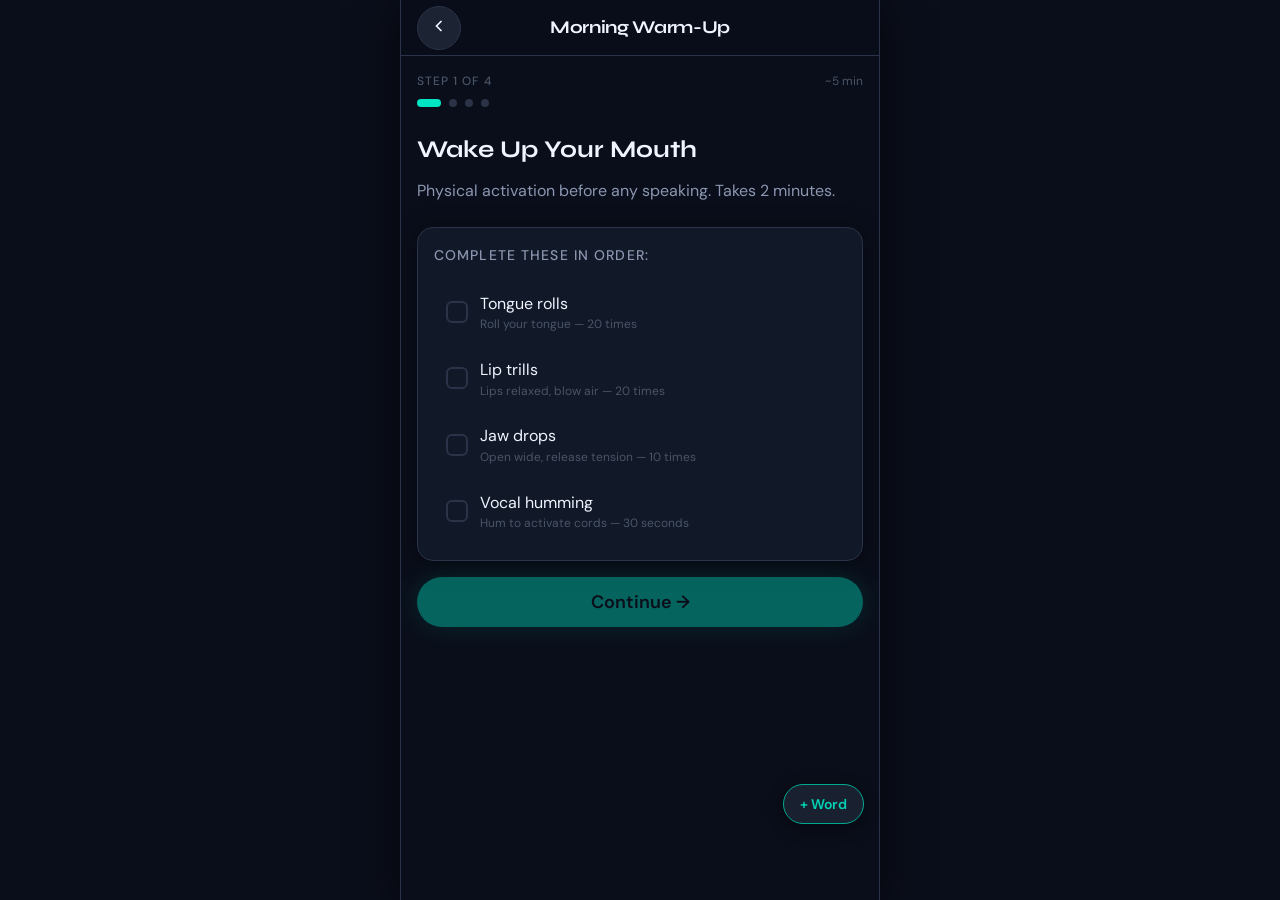
<file: warmup.html>
<!DOCTYPE html>
<html lang="en">
<head>
  <meta charset="UTF-8">
  <meta name="viewport" content="width=device-width, initial-scale=1.0, viewport-fit=cover">
  <meta name="theme-color" content="#0A0E1A">
  <meta name="mobile-web-app-capable" content="yes">
  <meta name="apple-mobile-web-app-capable" content="yes">
  <title>Morning Warm-Up · Fluency Lab</title>
  <link rel="icon" href="favicon.ico" type="image/x-icon">
  <link rel="stylesheet" href="design-system.css">
</head>
<body>
<div class="app-shell">

  <!-- HEADER -->
  <header class="app-header">
    <button class="btn-icon btn-secondary" onclick="NAV.back()">
      <svg width="20" height="20" viewBox="0 0 24 24" fill="none" stroke="currentColor" stroke-width="2">
        <polyline points="15 18 9 12 15 6"/>
      </svg>
    </button>
    <div class="header-title">Morning Warm-Up</div>
    <div style="width:44px;"></div>
  </header>

  <!-- CONTENT -->
  <main class="app-content">

    <!-- STEP PROGRESS -->
    <div class="session-header">
      <div class="flex items-center justify-between">
        <span class="session-step-label" id="stepLabel">Step 1 of 4</span>
        <span class="body-xs text-muted" id="stepTime">~5 min</span>
      </div>
      <div class="step-progress" id="stepProgress">
        <div class="step-dot active" id="dot1"></div>
        <div class="step-dot" id="dot2"></div>
        <div class="step-dot" id="dot3"></div>
        <div class="step-dot" id="dot4"></div>
      </div>
    </div>

    <!-- STEPS CONTAINER -->
    <div id="step1" class="step-content fade-in">
      <div class="session-title mb-2">Wake Up Your Mouth</div>
      <p class="body-md text-secondary mb-6">Physical activation before any speaking. Takes 2 minutes.</p>

      <div class="card mb-4">
        <div class="subheading mb-3">Complete these in order:</div>
        <div id="physicalChecks">
          <div class="checkbox-item" id="check0" onclick="toggleCheck(0)">
            <div class="checkbox-box" id="checkBox0"></div>
            <div>
              <div class="checkbox-text">Tongue rolls</div>
              <div class="body-xs text-muted">Roll your tongue — 20 times</div>
            </div>
          </div>
          <div class="checkbox-item" id="check1" onclick="toggleCheck(1)">
            <div class="checkbox-box" id="checkBox1"></div>
            <div>
              <div class="checkbox-text">Lip trills</div>
              <div class="body-xs text-muted">Lips relaxed, blow air — 20 times</div>
            </div>
          </div>
          <div class="checkbox-item" id="check2" onclick="toggleCheck(2)">
            <div class="checkbox-box" id="checkBox2"></div>
            <div>
              <div class="checkbox-text">Jaw drops</div>
              <div class="body-xs text-muted">Open wide, release tension — 10 times</div>
            </div>
          </div>
          <div class="checkbox-item" id="check3" onclick="toggleCheck(3)">
            <div class="checkbox-box" id="checkBox3"></div>
            <div>
              <div class="checkbox-text">Vocal humming</div>
              <div class="body-xs text-muted">Hum to activate cords — 30 seconds</div>
            </div>
          </div>
        </div>
      </div>

      <button class="btn btn-primary btn-lg" id="step1Next" onclick="goToStep(2)" disabled>
        Continue →
      </button>
    </div>

    <div id="step2" class="step-content hidden fade-in">
      <div class="session-title mb-2">Articulation Drill</div>
      <p class="body-md text-secondary mb-6">Train your tongue-teeth coordination. The classic actor's exercise.</p>

      <div class="phrase-card mb-4">
        <div class="phrase-text">
          "The lips, the teeth,<br>
          the tip of the tongue"
        </div>
      </div>

      <div class="card mb-4">
        <div class="subheading mb-3">Say it 3 times:</div>
        <div class="list" style="gap:var(--space-2)">
          <div class="checkbox-item" id="artCheck0" onclick="toggleArtCheck(0)">
            <div class="checkbox-box" id="artBox0"></div>
            <div class="checkbox-text">Normal speed</div>
          </div>
          <div class="checkbox-item" id="artCheck1" onclick="toggleArtCheck(1)">
            <div class="checkbox-box" id="artBox1"></div>
            <div>
              <div class="checkbox-text">With pen in teeth (optional)</div>
              <div class="body-xs text-muted">Hold pen lightly — overtraining effect</div>
            </div>
          </div>
          <div class="checkbox-item" id="artCheck2" onclick="toggleArtCheck(2)">
            <div class="checkbox-box" id="artBox2"></div>
            <div class="checkbox-text">Slightly faster</div>
          </div>
        </div>
      </div>

      <!-- Cork / pencil drill (short version) -->
      <div class="card-teal mb-4">
        <div class="subheading mb-1">Cork pass (2 min)</div>
        <p class="body-sm text-secondary mb-3">Read a short passage with a cork or pencil eraser between your front teeth, then again without it.</p>
        <button class="btn btn-outline-teal w-full" onclick="NAV.go('clarity.html?mode=quick&return=warmup.html')">Open cork drill →</button>
      </div>

      <!-- Record attempt -->
      <div class="card mb-4">
        <div class="subheading mb-3">Record your attempt</div>
        <div class="flex items-center gap-4 justify-center" style="padding:1rem 0;">
          <button class="record-btn" id="artRecordBtn">
            <svg width="28" height="28" viewBox="0 0 24 24" fill="none" stroke="white" stroke-width="2">
              <path d="M12 1a3 3 0 0 0-3 3v8a3 3 0 0 0 6 0V4a3 3 0 0 0-3-3z"/>
              <path d="M19 10v2a7 7 0 0 1-14 0v-2"/>
              <line x1="12" y1="19" x2="12" y2="23"/>
              <line x1="8" y1="23" x2="16" y2="23"/>
            </svg>
          </button>
        </div>
        <p class="body-xs text-muted text-center">Tap to record · Tap again to play back</p>
      </div>

      <button class="btn btn-primary btn-lg" id="step2Next" onclick="goToStep(3)">
        Continue →
      </button>
    </div>

    <div id="step3" class="step-content hidden fade-in">
      <div class="session-title mb-2">Absorb the Character</div>
      <p class="body-md text-secondary mb-6">Just listen. Don't try to copy yet. Let the rhythm sink in.</p>

      <div class="card-teal mb-4" id="characterPrimeCard">
        <div class="flex items-center gap-3 mb-4">
          <div style="font-size:36px;">🎭</div>
          <div>
            <div class="heading" id="primeCharName">Patrick Jane</div>
            <div class="body-sm text-secondary" id="primeCharArchetype">The Charming Consultant</div>
          </div>
        </div>
        <p class="body-sm text-secondary">
          Notice the pace. The pauses. How unhurried it feels.
          That's the energy you're absorbing.
        </p>
      </div>

      <div class="list mb-6" id="clipsList">
        <!-- Populated by JS from Airtable -->
        <div class="audio-player">
          <button class="audio-play-btn">
            <svg width="14" height="14" viewBox="0 0 24 24" fill="currentColor"><polygon points="5 3 19 12 5 21 5 3"/></svg>
          </button>
          <div class="flex-1">
            <div class="body-sm">Reference Clip 1</div>
            <div class="audio-waveform mt-1"><div class="audio-progress" style="width:0%"></div></div>
          </div>
          <span class="audio-duration">—:——</span>
        </div>
      </div>

      <button class="btn btn-primary btn-lg" id="step3Next" onclick="goToStep(4)">
        Continue →
      </button>
    </div>

    <div id="step4" class="step-content hidden fade-in">
      <div class="session-title mb-2">How do you feel now?</div>
      <p class="body-md text-secondary mb-6">Rate your tongue-tie after the warm-up.</p>

      <div class="card mb-4">
        <div class="flex items-center justify-between mb-2">
          <span class="body-sm text-secondary">Before</span>
          <span class="body-sm text-secondary">After</span>
        </div>
        <div class="flex items-center justify-between mb-4">
          <span class="display-sm" id="beforeScore" style="color:var(--rose);">7</span>
          <div style="flex:1;height:2px;background:var(--navy-border);margin:0 1rem;"></div>
          <span class="display-sm" id="afterScoreDisplay" style="color:var(--teal);">5</span>
        </div>

        <div class="subheading mb-3">Tongue-tie score (after)</div>
        <div class="slider-wrap">
          <input type="range" class="slider" id="afterSlider" min="1" max="10" value="5">
          <span class="slider-label" id="afterSliderVal">5</span>
        </div>
      </div>

      <div class="card-glass mb-6" id="improvementCard">
        <!-- Shows improvement message -->
      </div>

      <button class="btn btn-primary btn-lg" onclick="completeWarmup()">
        ✅ Complete Warm-Up
      </button>
    </div>

  </main>
</div>

<script src="app.js"></script>
<script src="airtable.js"></script>
<script src="audio.js"></script>
<script>
  // ─── STATE ───────────────────────────────────
  let currentStep = 1;
  let physicalChecked = [false, false, false, false];
  let artChecked = [false, false, false];
  let beforeScore = STORE.getTongueTieScore() || 5;

  // Show before score
  document.getElementById('beforeScore').textContent = beforeScore;

  // ─── CHECKBOX LOGIC ──────────────────────────
  function toggleCheck(i) {
    physicalChecked[i] = !physicalChecked[i];
    const item = document.getElementById(`check${i}`);
    const box = document.getElementById(`checkBox${i}`);
    item.classList.toggle('checked', physicalChecked[i]);
    box.innerHTML = physicalChecked[i]
      ? '<svg width="14" height="14" viewBox="0 0 24 24" fill="none" stroke="white" stroke-width="3"><polyline points="20 6 9 17 4 12"/></svg>'
      : '';

    // Enable Next when all checked
    const allChecked = physicalChecked.every(Boolean);
    document.getElementById('step1Next').disabled = !allChecked;
  }

  function toggleArtCheck(i) {
    artChecked[i] = !artChecked[i];
    const item = document.getElementById(`artCheck${i}`);
    const box = document.getElementById(`artBox${i}`);
    item.classList.toggle('checked', artChecked[i]);
    box.innerHTML = artChecked[i]
      ? '<svg width="14" height="14" viewBox="0 0 24 24" fill="none" stroke="white" stroke-width="3"><polyline points="20 6 9 17 4 12"/></svg>'
      : '';
  }

  // ─── STEP NAVIGATION ─────────────────────────
  function goToStep(n) {
    // Hide current
    document.getElementById(`step${currentStep}`).classList.add('hidden');

    // Update dots
    const prevDot = document.getElementById(`dot${currentStep}`);
    prevDot.classList.remove('active');
    prevDot.classList.add('complete');

    // Show next
    currentStep = n;
    document.getElementById(`step${currentStep}`).classList.remove('hidden');
    document.getElementById(`step${currentStep}`).classList.add('fade-in');
    document.getElementById(`dot${currentStep}`).classList.add('active');
    document.getElementById('stepLabel').textContent = `Step ${currentStep} of 4`;

    // Step-specific init
    if (currentStep === 4) {
      initStep4();
    }

    window.scrollTo(0, 0);
  }

  // ─── AFTER SLIDER ────────────────────────────
  function initStep4() {
    const afterSlider = document.getElementById('afterSlider');
    const afterVal = document.getElementById('afterSliderVal');
    const afterDisplay = document.getElementById('afterScoreDisplay');
    const improvCard = document.getElementById('improvementCard');

    function updateImprovement() {
      const after = parseInt(afterSlider.value);
      afterVal.textContent = after;
      afterDisplay.textContent = after;

      const diff = beforeScore - after;
      if (diff > 0) {
        improvCard.innerHTML = `
          <div class="flex items-center gap-3" style="color:var(--teal);">
            <span style="font-size:28px;">🎯</span>
            <div>
              <div class="heading">+${diff} point${diff > 1 ? 's' : ''} improvement</div>
              <div class="body-sm" style="color:var(--text-secondary);">Your warm-up is working. Keep this consistent.</div>
            </div>
          </div>
        `;
      } else if (diff === 0) {
        improvCard.innerHTML = `
          <p class="body-sm text-secondary">Score unchanged — that's okay. Some days take longer to warm up.</p>
        `;
      } else {
        improvCard.innerHTML = `
          <p class="body-sm text-secondary">Feeling more tense is normal some mornings. The physical work still helps.</p>
        `;
      }
    }

    afterSlider.addEventListener('input', updateImprovement);
    updateImprovement();
  }

  // ─── AUDIO RECORDING (Articulation) ─────────
  const artRecordBtn = document.getElementById('artRecordBtn');
  let artBlob = null;
  let artURL = null;
  let artAudio = null;

  artRecordBtn.addEventListener('click', async () => {
    if (AUDIO.isRecording) {
      AUDIO.stopRecording();
      return;
    }
    if (artURL) {
      // Play back
      if (artAudio && !artAudio.paused) {
        artAudio.pause();
        artRecordBtn.innerHTML = ICONS.play;
        artRecordBtn.style.background = 'var(--teal)';
      } else {
        artAudio = AUDIO.play(artURL, {
          onEnd: () => {
            artRecordBtn.innerHTML = ICONS.mic;
            artRecordBtn.style.background = 'var(--teal)';
          }
        });
        artRecordBtn.innerHTML = ICONS.pause;
        artRecordBtn.style.background = 'var(--rose)';
      }
      return;
    }

    artRecordBtn.classList.add('recording');
    const started = await AUDIO.startRecording({
      maxSeconds: 30,
      onComplete: async (blob) => {
        artBlob = blob;
        artURL = AUDIO.createAudioURL(blob);
        artRecordBtn.classList.remove('recording');
        artRecordBtn.innerHTML = ICONS.play;
        artRecordBtn.style.background = 'var(--teal)';
        TOAST.success('Recorded! Tap to play back.');
      }
    });
  });

  // ─── COMPLETE WARMUP ─────────────────────────
  async function completeWarmup() {
    const afterScore = parseInt(document.getElementById('afterSlider').value);

    // Save to local storage
    STORE.setWarmupDone();

    // Save warm-up as a Practice Session record
    try {
      await AIRTABLE.createSession({
        'Tongue Tie Score (Before)': beforeScore,
        'Tongue Tie Score (After)': afterScore,
        'Morning Protocol Done?': true,
      });
    } catch (e) {
      console.error('Could not save warm-up data:', e);
    }

    TOAST.success('Warm-up complete! 🎯');
    setTimeout(() => NAV.go('index.html'), 1000);
  }

  // ─── INIT ─────────────────────────────────────
  document.addEventListener('DOMContentLoaded', async () => {
    // Load today's character for neural priming
    try {
      const mission = await AIRTABLE.getTodayMission();
      if (mission?.fields?.['Today\'s Character']?.[0]) {
        const char = await AIRTABLE.getCharacterById(mission.fields['Today\'s Character'][0]);
        if (char) {
          document.getElementById('primeCharName').textContent = char.fields['Character Name'];
          document.getElementById('primeCharArchetype').textContent = char.fields['Archetype Title'];
        }
      }
    } catch (e) {
      console.error('Could not load character:', e);
    }
  });
</script>
</body>
</html>
</file>
<file: design-system.css>
/* ============================================
   FLUENCY LAB — DESIGN SYSTEM
   Personal Voice Transformation App
   ============================================ */

/* FONTS */
@import url('https://fonts.googleapis.com/css2?family=Syne:wght@400;600;700;800&family=DM+Sans:ital,wght@0,300;0,400;0,500;0,600;1,300&family=DM+Mono:wght@400;500&display=swap');

/* ============================================
   DESIGN TOKENS
   ============================================ */
:root {
  /* Core Palette */
  --navy:        #0A0E1A;   /* App background */
  --navy-mid:    #111827;   /* Card background */
  --navy-light:  #1C2333;   /* Elevated surface */
  --navy-border: #2A3347;   /* Subtle borders */

  /* Accent — Teal (primary action, progress) */
  --teal:        #00E5C3;
  --teal-dim:    #00B89C;
  --teal-glow:   rgba(0, 229, 195, 0.15);
  --teal-glow-strong: rgba(0, 229, 195, 0.25);

  /* Accent — Amber (warnings, power phrases) */
  --amber:       #F5A623;
  --amber-dim:   #C47F0E;
  --amber-glow:  rgba(245, 166, 35, 0.15);

  /* Accent — Rose (pressure, hostile scenarios) */
  --rose:        #FF4D6D;
  --rose-glow:   rgba(255, 77, 109, 0.15);

  /* Text */
  --text-primary:   #F0F4FF;
  --text-secondary: #8B96B0;
  --text-muted:     #4A5568;
  --text-inverse:   #0A0E1A;

  /* Mastery Level Colors */
  --mastery-new:         #4A5568;
  --mastery-learning:    #3B82F6;
  --mastery-practicing:  #8B5CF6;
  --mastery-deployed:    #F5A623;
  --mastery-muscle:      #00E5C3;
  --mastery-signature:   #FFD700;

  /* Typography */
  --font-display: 'Syne', sans-serif;
  --font-body:    'DM Sans', sans-serif;
  --font-mono:    'DM Mono', monospace;

  /* Type Scale */
  --text-xs:   0.75rem;    /* 12px */
  --text-sm:   0.875rem;   /* 14px */
  --text-base: 1rem;       /* 16px */
  --text-lg:   1.125rem;   /* 18px */
  --text-xl:   1.25rem;    /* 20px */
  --text-2xl:  1.5rem;     /* 24px */
  --text-3xl:  1.875rem;   /* 30px */
  --text-4xl:  2.25rem;    /* 36px */

  /* Spacing */
  --space-1:  0.25rem;
  --space-2:  0.5rem;
  --space-3:  0.75rem;
  --space-4:  1rem;
  --space-5:  1.25rem;
  --space-6:  1.5rem;
  --space-8:  2rem;
  --space-10: 2.5rem;
  --space-12: 3rem;
  --space-16: 4rem;

  /* Border Radius */
  --radius-sm:   6px;
  --radius-md:   12px;
  --radius-lg:   16px;
  --radius-xl:   24px;
  --radius-full: 9999px;

  /* Shadows */
  --shadow-teal:  0 0 20px rgba(0, 229, 195, 0.2);
  --shadow-amber: 0 0 20px rgba(245, 166, 35, 0.2);
  --shadow-card:  0 4px 24px rgba(0, 0, 0, 0.4);
  --shadow-float: 0 8px 40px rgba(0, 0, 0, 0.6);

  /* Transitions */
  --transition-fast:   150ms ease;
  --transition-base:   250ms ease;
  --transition-slow:   400ms ease;

  /* Mobile Safe Areas */
  --safe-top:    env(safe-area-inset-top);
  --safe-bottom: env(safe-area-inset-bottom);

  /* App Shell */
  --header-height:  56px;
  --tab-bar-height: 64px;
  --content-max:    480px;
}

/* ============================================
   RESET + BASE
   ============================================ */
*, *::before, *::after {
  box-sizing: border-box;
  margin: 0;
  padding: 0;
  -webkit-tap-highlight-color: transparent;
}

html {
  font-size: 16px;
  -webkit-text-size-adjust: 100%;
  scroll-behavior: smooth;
}

body {
  font-family: var(--font-body);
  font-size: var(--text-base);
  font-weight: 400;
  line-height: 1.6;
  color: var(--text-primary);
  background-color: var(--navy);
  min-height: 100vh;
  min-height: 100dvh;
  overflow-x: hidden;
  -webkit-font-smoothing: antialiased;
  -moz-osx-font-smoothing: grayscale;
}

img, video {
  max-width: 100%;
  display: block;
}

a {
  color: inherit;
  text-decoration: none;
}

button {
  font-family: var(--font-body);
  cursor: pointer;
  border: none;
  background: none;
}

input, textarea, select {
  font-family: var(--font-body);
  font-size: var(--text-base);
  color: var(--text-primary);
}

/* ============================================
   APP SHELL
   ============================================ */
.app-shell {
  max-width: var(--content-max);
  margin: 0 auto;
  min-height: 100dvh;
  display: flex;
  flex-direction: column;
  position: relative;
}

/* Header */
.app-header {
  position: sticky;
  top: 0;
  z-index: 100;
  height: var(--header-height);
  background: rgba(10, 14, 26, 0.92);
  backdrop-filter: blur(12px);
  -webkit-backdrop-filter: blur(12px);
  border-bottom: 1px solid var(--navy-border);
  display: flex;
  align-items: center;
  justify-content: space-between;
  padding: 0 var(--space-4);
  padding-top: var(--safe-top);
}

.header-title {
  font-family: var(--font-display);
  font-size: var(--text-lg);
  font-weight: 700;
  color: var(--text-primary);
  letter-spacing: -0.02em;
}

.header-subtitle {
  font-size: var(--text-xs);
  color: var(--text-secondary);
  font-weight: 400;
}

/* Main Content */
.app-content {
  flex: 1;
  padding: var(--space-4);
  padding-bottom: calc(var(--tab-bar-height) + var(--space-4) + var(--safe-bottom));
  overflow-y: auto;
}

/* Tab Bar */
.tab-bar {
  position: fixed;
  bottom: 0;
  left: 50%;
  transform: translateX(-50%);
  width: 100%;
  max-width: var(--content-max);
  height: calc(var(--tab-bar-height) + var(--safe-bottom));
  background: rgba(17, 24, 39, 0.96);
  backdrop-filter: blur(12px);
  -webkit-backdrop-filter: blur(12px);
  border-top: 1px solid var(--navy-border);
  display: flex;
  align-items: flex-start;
  justify-content: space-around;
  padding-top: var(--space-2);
  padding-bottom: var(--safe-bottom);
  z-index: 100;
}

.tab-item {
  display: flex;
  flex-direction: column;
  align-items: center;
  gap: var(--space-1);
  padding: var(--space-2) var(--space-3);
  border-radius: var(--radius-md);
  transition: all var(--transition-fast);
  color: var(--text-muted);
  min-width: 56px;
}

.tab-item.active {
  color: var(--teal);
}

.tab-item svg {
  width: 22px;
  height: 22px;
}

.tab-label {
  font-size: 10px;
  font-weight: 500;
  letter-spacing: 0.02em;
}

/* ============================================
   TYPOGRAPHY
   ============================================ */
.display-lg {
  font-family: var(--font-display);
  font-size: var(--text-4xl);
  font-weight: 800;
  line-height: 1.1;
  letter-spacing: -0.03em;
}

.display-md {
  font-family: var(--font-display);
  font-size: var(--text-3xl);
  font-weight: 700;
  line-height: 1.15;
  letter-spacing: -0.02em;
}

.display-sm {
  font-family: var(--font-display);
  font-size: var(--text-2xl);
  font-weight: 700;
  line-height: 1.2;
  letter-spacing: -0.02em;
}

.heading {
  font-family: var(--font-display);
  font-size: var(--text-xl);
  font-weight: 600;
  line-height: 1.3;
}

.subheading {
  font-size: var(--text-sm);
  font-weight: 500;
  color: var(--text-secondary);
  text-transform: uppercase;
  letter-spacing: 0.08em;
}

.body-lg { font-size: var(--text-lg); line-height: 1.6; }
.body-md { font-size: var(--text-base); line-height: 1.6; }
.body-sm { font-size: var(--text-sm); line-height: 1.5; }
.body-xs { font-size: var(--text-xs); line-height: 1.4; }

.mono {
  font-family: var(--font-mono);
  font-size: var(--text-sm);
}

.text-teal   { color: var(--teal); }
.text-amber  { color: var(--amber); }
.text-rose   { color: var(--rose); }
.text-muted  { color: var(--text-muted); }
.text-secondary { color: var(--text-secondary); }

/* ============================================
   CARDS
   ============================================ */
.card {
  background: var(--navy-mid);
  border: 1px solid var(--navy-border);
  border-radius: var(--radius-lg);
  padding: var(--space-4);
  box-shadow: var(--shadow-card);
}

.card-elevated {
  background: var(--navy-light);
  border: 1px solid var(--navy-border);
  border-radius: var(--radius-lg);
  padding: var(--space-4);
  box-shadow: var(--shadow-float);
}

.card-teal {
  background: var(--navy-mid);
  border: 1px solid var(--teal-dim);
  border-radius: var(--radius-lg);
  padding: var(--space-4);
  box-shadow: var(--shadow-teal);
}

.card-amber {
  background: var(--navy-mid);
  border: 1px solid var(--amber-dim);
  border-radius: var(--radius-lg);
  padding: var(--space-4);
  box-shadow: var(--shadow-amber);
}

/* Glass card */
.card-glass {
  background: rgba(28, 35, 51, 0.7);
  backdrop-filter: blur(12px);
  -webkit-backdrop-filter: blur(12px);
  border: 1px solid rgba(255, 255, 255, 0.06);
  border-radius: var(--radius-lg);
  padding: var(--space-4);
}

/* ============================================
   BUTTONS
   ============================================ */
.btn {
  display: inline-flex;
  align-items: center;
  justify-content: center;
  gap: var(--space-2);
  padding: var(--space-3) var(--space-6);
  border-radius: var(--radius-full);
  font-size: var(--text-base);
  font-weight: 600;
  font-family: var(--font-body);
  line-height: 1;
  transition: all var(--transition-base);
  cursor: pointer;
  border: none;
  white-space: nowrap;
  user-select: none;
}

.btn-primary {
  background: var(--teal);
  color: var(--text-inverse);
  box-shadow: 0 0 24px rgba(0, 229, 195, 0.3);
}

.btn-primary:hover, .btn-primary:active {
  background: var(--teal-dim);
  box-shadow: 0 0 32px rgba(0, 229, 195, 0.4);
  transform: translateY(-1px);
}

.btn-primary:active {
  transform: translateY(0);
}

.btn-secondary {
  background: var(--navy-light);
  color: var(--text-primary);
  border: 1px solid var(--navy-border);
}

.btn-secondary:hover, .btn-secondary:active {
  background: var(--navy-border);
  border-color: var(--text-muted);
}

.btn-outline-teal {
  background: transparent;
  color: var(--teal);
  border: 1px solid var(--teal);
}

.btn-outline-teal:hover {
  background: var(--teal-glow);
}

.btn-amber {
  background: var(--amber);
  color: var(--text-inverse);
  box-shadow: 0 0 24px rgba(245, 166, 35, 0.3);
}

.btn-danger {
  background: var(--rose);
  color: white;
}

.btn-lg {
  padding: var(--space-4) var(--space-8);
  font-size: var(--text-lg);
  width: 100%;
}

.btn-sm {
  padding: var(--space-2) var(--space-4);
  font-size: var(--text-sm);
}

.btn-icon {
  width: 44px;
  height: 44px;
  padding: 0;
  border-radius: var(--radius-full);
}

.btn:disabled {
  opacity: 0.4;
  cursor: not-allowed;
  transform: none !important;
}

/* ============================================
   RECORD BUTTON (Special)
   ============================================ */
.record-btn {
  width: 80px;
  height: 80px;
  border-radius: var(--radius-full);
  background: var(--rose);
  border: none;
  cursor: pointer;
  display: flex;
  align-items: center;
  justify-content: center;
  transition: all var(--transition-base);
  box-shadow: 0 0 0 0 rgba(255, 77, 109, 0.4);
  position: relative;
}

.record-btn.recording {
  animation: pulse-record 1.5s ease-in-out infinite;
  background: var(--rose);
}

.record-btn.recording::before {
  content: '';
  position: absolute;
  inset: -8px;
  border-radius: var(--radius-full);
  border: 2px solid var(--rose);
  opacity: 0.4;
  animation: pulse-ring 1.5s ease-in-out infinite;
}

@keyframes pulse-record {
  0%, 100% { box-shadow: 0 0 0 0 rgba(255, 77, 109, 0.5); }
  50%       { box-shadow: 0 0 0 16px rgba(255, 77, 109, 0); }
}

@keyframes pulse-ring {
  0%   { transform: scale(1); opacity: 0.4; }
  100% { transform: scale(1.3); opacity: 0; }
}

/* ============================================
   PROGRESS BARS
   ============================================ */
.progress-track {
  width: 100%;
  height: 4px;
  background: var(--navy-border);
  border-radius: var(--radius-full);
  overflow: hidden;
}

.progress-fill {
  height: 100%;
  background: var(--teal);
  border-radius: var(--radius-full);
  transition: width var(--transition-slow);
}

.progress-fill.amber { background: var(--amber); }
.progress-fill.rose  { background: var(--rose); }

/* Stepped Progress */
.step-progress {
  display: flex;
  gap: var(--space-2);
  align-items: center;
}

.step-dot {
  width: 8px;
  height: 8px;
  border-radius: var(--radius-full);
  background: var(--navy-border);
  transition: all var(--transition-base);
}

.step-dot.active   { background: var(--teal); width: 24px; }
.step-dot.complete { background: var(--teal); }

/* ============================================
   BADGES + CHIPS
   ============================================ */
.badge {
  display: inline-flex;
  align-items: center;
  gap: var(--space-1);
  padding: var(--space-1) var(--space-3);
  border-radius: var(--radius-full);
  font-size: var(--text-xs);
  font-weight: 600;
  letter-spacing: 0.04em;
  text-transform: uppercase;
}

.badge-teal   { background: var(--teal-glow);  color: var(--teal); }
.badge-amber  { background: var(--amber-glow); color: var(--amber); }
.badge-rose   { background: var(--rose-glow);  color: var(--rose); }
.badge-muted  { background: var(--navy-light); color: var(--text-secondary); }

/* Mastery badges */
.badge-new         { background: rgba(74,85,104,0.2);  color: var(--mastery-new); }
.badge-learning    { background: rgba(59,130,246,0.15); color: var(--mastery-learning); }
.badge-practicing  { background: rgba(139,92,246,0.15); color: var(--mastery-practicing); }
.badge-deployed    { background: rgba(245,166,35,0.15); color: var(--mastery-deployed); }
.badge-muscle      { background: rgba(0,229,195,0.15);  color: var(--mastery-muscle); }
.badge-signature   { background: rgba(255,215,0,0.15);  color: var(--mastery-signature); }

/* Filter chips */
.chip-group {
  display: flex;
  gap: var(--space-2);
  overflow-x: auto;
  scrollbar-width: none;
  padding-bottom: var(--space-1);
}

.chip-group::-webkit-scrollbar { display: none; }

.chip {
  flex-shrink: 0;
  padding: var(--space-2) var(--space-3);
  border-radius: var(--radius-full);
  font-size: var(--text-sm);
  font-weight: 500;
  background: var(--navy-light);
  border: 1px solid var(--navy-border);
  color: var(--text-secondary);
  cursor: pointer;
  transition: all var(--transition-fast);
  white-space: nowrap;
}

.chip.active, .chip:hover {
  background: var(--teal-glow);
  border-color: var(--teal);
  color: var(--teal);
}

/* ============================================
   LISTS + LIST ITEMS
   ============================================ */
.list {
  display: flex;
  flex-direction: column;
  gap: var(--space-3);
}

.list-item {
  display: flex;
  align-items: center;
  gap: var(--space-3);
  padding: var(--space-3) var(--space-4);
  background: var(--navy-mid);
  border: 1px solid var(--navy-border);
  border-radius: var(--radius-md);
  cursor: pointer;
  transition: all var(--transition-fast);
}

.list-item:hover, .list-item:active {
  border-color: var(--navy-light);
  background: var(--navy-light);
}

.list-item-content {
  flex: 1;
  min-width: 0;
}

.list-item-title {
  font-size: var(--text-base);
  font-weight: 500;
  color: var(--text-primary);
  white-space: nowrap;
  overflow: hidden;
  text-overflow: ellipsis;
}

.list-item-subtitle {
  font-size: var(--text-sm);
  color: var(--text-secondary);
  margin-top: 2px;
}

.list-item-right {
  display: flex;
  align-items: center;
  color: var(--text-muted);
}

/* ============================================
   CHARACTER AVATAR
   ============================================ */
.avatar {
  width: 48px;
  height: 48px;
  border-radius: var(--radius-md);
  object-fit: cover;
  background: var(--navy-light);
  flex-shrink: 0;
}

.avatar-sm {
  width: 32px;
  height: 32px;
  border-radius: var(--radius-sm);
}

.avatar-lg {
  width: 72px;
  height: 72px;
  border-radius: var(--radius-lg);
}

.avatar-xl {
  width: 120px;
  height: 120px;
  border-radius: var(--radius-xl);
}

/* ============================================
   FORM ELEMENTS
   ============================================ */
.input {
  width: 100%;
  padding: var(--space-3) var(--space-4);
  background: var(--navy-light);
  border: 1px solid var(--navy-border);
  border-radius: var(--radius-md);
  color: var(--text-primary);
  font-size: var(--text-base);
  transition: border-color var(--transition-fast);
  outline: none;
}

.input:focus {
  border-color: var(--teal);
  box-shadow: 0 0 0 3px var(--teal-glow);
}

.input::placeholder {
  color: var(--text-muted);
}

.textarea {
  width: 100%;
  padding: var(--space-3) var(--space-4);
  background: var(--navy-light);
  border: 1px solid var(--navy-border);
  border-radius: var(--radius-md);
  color: var(--text-primary);
  font-size: var(--text-base);
  resize: vertical;
  min-height: 100px;
  outline: none;
  transition: border-color var(--transition-fast);
}

.textarea:focus {
  border-color: var(--teal);
  box-shadow: 0 0 0 3px var(--teal-glow);
}

/* Slider */
.slider-wrap {
  display: flex;
  align-items: center;
  gap: var(--space-3);
}

.slider {
  flex: 1;
  -webkit-appearance: none;
  height: 4px;
  background: var(--navy-border);
  border-radius: var(--radius-full);
  outline: none;
}

.slider::-webkit-slider-thumb {
  -webkit-appearance: none;
  width: 20px;
  height: 20px;
  border-radius: var(--radius-full);
  background: var(--teal);
  cursor: pointer;
  box-shadow: 0 0 8px rgba(0,229,195,0.5);
}

.slider-label {
  font-family: var(--font-mono);
  font-size: var(--text-lg);
  font-weight: 500;
  color: var(--teal);
  min-width: 28px;
  text-align: center;
}

/* Checkbox */
.checkbox-item {
  display: flex;
  align-items: center;
  gap: var(--space-3);
  padding: var(--space-3);
  border-radius: var(--radius-md);
  cursor: pointer;
  transition: background var(--transition-fast);
}

.checkbox-item:hover { background: var(--navy-light); }

.checkbox-box {
  width: 22px;
  height: 22px;
  border-radius: var(--radius-sm);
  border: 2px solid var(--navy-border);
  display: flex;
  align-items: center;
  justify-content: center;
  flex-shrink: 0;
  transition: all var(--transition-fast);
}

.checkbox-item.checked .checkbox-box {
  background: var(--teal);
  border-color: var(--teal);
}

.checkbox-text {
  font-size: var(--text-base);
  color: var(--text-primary);
}

.checkbox-item.checked .checkbox-text {
  color: var(--text-secondary);
  text-decoration: line-through;
}

/* Toggle buttons */
.toggle-group {
  display: flex;
  gap: var(--space-2);
}

.toggle-btn {
  flex: 1;
  padding: var(--space-2) var(--space-3);
  border-radius: var(--radius-md);
  border: 1px solid var(--navy-border);
  background: var(--navy-light);
  color: var(--text-secondary);
  font-size: var(--text-sm);
  font-weight: 500;
  cursor: pointer;
  transition: all var(--transition-fast);
  text-align: center;
}

.toggle-btn.active {
  background: var(--teal-glow);
  border-color: var(--teal);
  color: var(--teal);
}

/* ============================================
   AUDIO PLAYER
   ============================================ */
.audio-player {
  display: flex;
  align-items: center;
  gap: var(--space-3);
  padding: var(--space-3) var(--space-4);
  background: var(--navy-light);
  border: 1px solid var(--navy-border);
  border-radius: var(--radius-md);
}

.audio-play-btn {
  width: 36px;
  height: 36px;
  border-radius: var(--radius-full);
  background: var(--teal);
  color: var(--text-inverse);
  display: flex;
  align-items: center;
  justify-content: center;
  flex-shrink: 0;
  cursor: pointer;
  border: none;
  transition: all var(--transition-fast);
}

.audio-play-btn:hover { background: var(--teal-dim); }

.audio-waveform {
  flex: 1;
  height: 4px;
  background: var(--navy-border);
  border-radius: var(--radius-full);
  position: relative;
  overflow: hidden;
}

.audio-progress {
  height: 100%;
  background: var(--teal);
  border-radius: var(--radius-full);
  transition: width 0.1s linear;
}

.audio-duration {
  font-family: var(--font-mono);
  font-size: var(--text-xs);
  color: var(--text-muted);
  white-space: nowrap;
}

/* ============================================
   SESSION STEP INDICATOR
   ============================================ */
.session-header {
  display: flex;
  flex-direction: column;
  gap: var(--space-2);
  margin-bottom: var(--space-6);
}

.session-step-label {
  font-size: var(--text-xs);
  color: var(--text-muted);
  text-transform: uppercase;
  letter-spacing: 0.08em;
  font-weight: 500;
}

.session-title {
  font-family: var(--font-display);
  font-size: var(--text-2xl);
  font-weight: 700;
  color: var(--text-primary);
}

/* ============================================
   PHRASE CARD (SIGNATURE ELEMENT)
   ============================================ */
.phrase-card {
  background: var(--navy-light);
  border: 1px solid var(--navy-border);
  border-radius: var(--radius-xl);
  padding: var(--space-6);
  position: relative;
  overflow: hidden;
}

.phrase-card::before {
  content: '"';
  position: absolute;
  top: -20px;
  left: var(--space-4);
  font-family: var(--font-display);
  font-size: 120px;
  color: var(--teal);
  opacity: 0.06;
  line-height: 1;
  pointer-events: none;
}

.phrase-text {
  font-family: var(--font-display);
  font-size: var(--text-2xl);
  font-weight: 700;
  color: var(--text-primary);
  line-height: 1.3;
  position: relative;
  z-index: 1;
}

.phrase-text .ellipsis {
  color: var(--teal);
}

/* ============================================
   STAT CARDS
   ============================================ */
.stat-grid {
  display: grid;
  grid-template-columns: 1fr 1fr;
  gap: var(--space-3);
}

.stat-card {
  background: var(--navy-mid);
  border: 1px solid var(--navy-border);
  border-radius: var(--radius-lg);
  padding: var(--space-4);
  display: flex;
  flex-direction: column;
  gap: var(--space-1);
}

.stat-value {
  font-family: var(--font-display);
  font-size: var(--text-3xl);
  font-weight: 800;
  color: var(--text-primary);
  line-height: 1;
}

.stat-value.teal   { color: var(--teal); }
.stat-value.amber  { color: var(--amber); }

.stat-label {
  font-size: var(--text-xs);
  color: var(--text-muted);
  text-transform: uppercase;
  letter-spacing: 0.06em;
  font-weight: 500;
}

.stat-delta {
  font-size: var(--text-xs);
  color: var(--teal);
  font-weight: 500;
}

.stat-delta.negative { color: var(--rose); }

/* ============================================
   SECTION HEADERS
   ============================================ */
.section-header {
  display: flex;
  align-items: center;
  justify-content: space-between;
  margin-bottom: var(--space-3);
}

.section-title {
  font-family: var(--font-display);
  font-size: var(--text-lg);
  font-weight: 700;
  color: var(--text-primary);
}

.section-action {
  font-size: var(--text-sm);
  color: var(--teal);
  font-weight: 500;
  cursor: pointer;
}

/* ============================================
   DIVIDERS
   ============================================ */
.divider {
  height: 1px;
  background: var(--navy-border);
  margin: var(--space-4) 0;
}

/* ============================================
   EMPTY STATES
   ============================================ */
.empty-state {
  display: flex;
  flex-direction: column;
  align-items: center;
  justify-content: center;
  text-align: center;
  padding: var(--space-16) var(--space-8);
  gap: var(--space-4);
}

.empty-icon {
  font-size: 48px;
  opacity: 0.4;
}

.empty-title {
  font-family: var(--font-display);
  font-size: var(--text-xl);
  font-weight: 700;
  color: var(--text-primary);
}

.empty-description {
  font-size: var(--text-base);
  color: var(--text-secondary);
  max-width: 280px;
  line-height: 1.6;
}

/* ============================================
   LOADING STATES
   ============================================ */
.skeleton {
  background: linear-gradient(
    90deg,
    var(--navy-light) 25%,
    var(--navy-border) 50%,
    var(--navy-light) 75%
  );
  background-size: 200% 100%;
  animation: skeleton-shimmer 1.5s infinite;
  border-radius: var(--radius-md);
}

@keyframes skeleton-shimmer {
  0%   { background-position: 200% 0; }
  100% { background-position: -200% 0; }
}

.spinner {
  width: 24px;
  height: 24px;
  border: 2px solid var(--navy-border);
  border-top-color: var(--teal);
  border-radius: var(--radius-full);
  animation: spin 0.8s linear infinite;
}

@keyframes spin {
  to { transform: rotate(360deg); }
}

/* ============================================
   TOAST NOTIFICATIONS
   ============================================ */
.toast-container {
  position: fixed;
  top: calc(var(--header-height) + var(--space-4));
  left: 50%;
  transform: translateX(-50%);
  z-index: 1000;
  display: flex;
  flex-direction: column;
  gap: var(--space-2);
  max-width: calc(var(--content-max) - var(--space-8));
  width: 100%;
  pointer-events: none;
}

.toast {
  padding: var(--space-3) var(--space-4);
  border-radius: var(--radius-md);
  font-size: var(--text-sm);
  font-weight: 500;
  display: flex;
  align-items: center;
  gap: var(--space-2);
  animation: toast-in 0.3s ease;
  pointer-events: all;
}

.toast-success {
  background: var(--teal-glow-strong);
  border: 1px solid var(--teal);
  color: var(--teal);
}

.toast-error {
  background: var(--rose-glow);
  border: 1px solid var(--rose);
  color: var(--rose);
}

.toast-info {
  background: var(--navy-light);
  border: 1px solid var(--navy-border);
  color: var(--text-primary);
}

@keyframes toast-in {
  from { opacity: 0; transform: translateY(-8px); }
  to   { opacity: 1; transform: translateY(0); }
}

/* ============================================
   UTILITIES
   ============================================ */
.flex         { display: flex; }
.flex-col     { flex-direction: column; }
.items-center { align-items: center; }
.items-start  { align-items: flex-start; }
.justify-between { justify-content: space-between; }
.justify-center  { justify-content: center; }
.gap-1 { gap: var(--space-1); }
.gap-2 { gap: var(--space-2); }
.gap-3 { gap: var(--space-3); }
.gap-4 { gap: var(--space-4); }
.gap-6 { gap: var(--space-6); }
.flex-1 { flex: 1; }
.w-full { width: 100%; }
.text-center { text-align: center; }
.text-right  { text-align: right; }
.mt-2 { margin-top: var(--space-2); }
.mt-3 { margin-top: var(--space-3); }
.mt-4 { margin-top: var(--space-4); }
.mt-6 { margin-top: var(--space-6); }
.mb-2 { margin-bottom: var(--space-2); }
.mb-3 { margin-bottom: var(--space-3); }
.mb-4 { margin-bottom: var(--space-4); }
.mb-6 { margin-bottom: var(--space-6); }
.p-4  { padding: var(--space-4); }
.truncate {
  white-space: nowrap;
  overflow: hidden;
  text-overflow: ellipsis;
}
.hidden { display: none !important; }
.sr-only {
  position: absolute;
  width: 1px;
  height: 1px;
  overflow: hidden;
  clip: rect(0,0,0,0);
}

/* ============================================
   ANIMATIONS
   ============================================ */
.fade-in {
  animation: fadeIn 0.3s ease;
}

@keyframes fadeIn {
  from { opacity: 0; transform: translateY(8px); }
  to   { opacity: 1; transform: translateY(0); }
}

.slide-up {
  animation: slideUp 0.4s cubic-bezier(0.16, 1, 0.3, 1);
}

@keyframes slideUp {
  from { opacity: 0; transform: translateY(24px); }
  to   { opacity: 1; transform: translateY(0); }
}

/* Glow pulse for active elements */
.glow-teal {
  animation: glowTeal 2s ease-in-out infinite alternate;
}

@keyframes glowTeal {
  from { box-shadow: 0 0 8px rgba(0,229,195,0.2); }
  to   { box-shadow: 0 0 24px rgba(0,229,195,0.5); }
}

/* ============================================
   RESPONSIVE (tablet)
   ============================================ */
@media (min-width: 480px) {
  .app-shell {
    border-left: 1px solid var(--navy-border);
    border-right: 1px solid var(--navy-border);
    box-shadow: var(--shadow-float);
  }
}

/* ============================================
   REDUCED MOTION
   ============================================ */
@media (prefers-reduced-motion: reduce) {
  *, *::before, *::after {
    animation-duration: 0.01ms !important;
    transition-duration: 0.01ms !important;
  }
}


/* ============================================
   QUICK WORD CAPTURE (floating button + sheet)
   ============================================ */
.qw-wrap {
  position: fixed; left: 50%; transform: translateX(-50%);
  width: 100%; max-width: var(--content-max);
  bottom: calc(var(--tab-bar-height) + var(--safe-bottom) + var(--space-3));
  pointer-events: none; z-index: 150;
}
.qw-fab {
  pointer-events: auto; float: right; margin-right: var(--space-4);
  background: var(--navy-light); color: var(--teal);
  border: 1px solid var(--teal-dim); border-radius: 999px;
  padding: 10px 16px; font-family: var(--font-body); font-size: var(--text-sm); font-weight: 600;
  box-shadow: 0 4px 18px rgba(0,0,0,0.45); opacity: 0.92; cursor: pointer;
}
.qw-fab:active { transform: scale(0.96); }
.qw-backdrop {
  pointer-events: auto; position: fixed; inset: 0; background: rgba(5,8,16,0.7);
  display: flex; align-items: flex-end; justify-content: center; z-index: 300;
}
.qw-backdrop[hidden] { display: none; }
.qw-sheet {
  width: 100%; max-width: var(--content-max); background: var(--navy-mid);
  border-top: 1px solid var(--navy-border); border-radius: 20px 20px 0 0;
  padding: var(--space-5) var(--space-4) calc(var(--space-5) + var(--safe-bottom));
  display: flex; flex-direction: column; gap: var(--space-3);
}
.qw-title { font-family: var(--font-display); font-size: var(--text-lg); font-weight: 700; }
.qw-row { display: flex; gap: var(--space-2); }
.qw-row .btn { flex: 1; }

/* ============================================
   CLARITY LAB
   ============================================ */
.read-text {
  font-size: 1.2rem; line-height: 1.9; color: var(--text-primary);
  letter-spacing: 0.01em; white-space: pre-line;
}
.cork-banner {
  background: var(--amber-glow); border: 1px solid var(--amber-dim);
  border-radius: var(--radius-md); padding: var(--space-3) var(--space-4);
  color: var(--amber); font-size: var(--text-sm); line-height: 1.5;
}
.tip-list { margin: 0; padding-left: 1.1rem; color: var(--text-secondary); font-size: var(--text-sm); line-height: 1.7; }
.word-chip {
  display: inline-block; padding: 6px 12px; margin: 0 6px 8px 0; border-radius: 999px;
  background: var(--navy-light); border: 1px solid var(--navy-border); color: var(--text-primary);
  font-size: var(--text-sm); cursor: pointer;
}
.word-chip:active { border-color: var(--teal); }
.chunks { font-family: var(--font-mono); color: var(--teal); font-size: var(--text-sm); }
</file>
